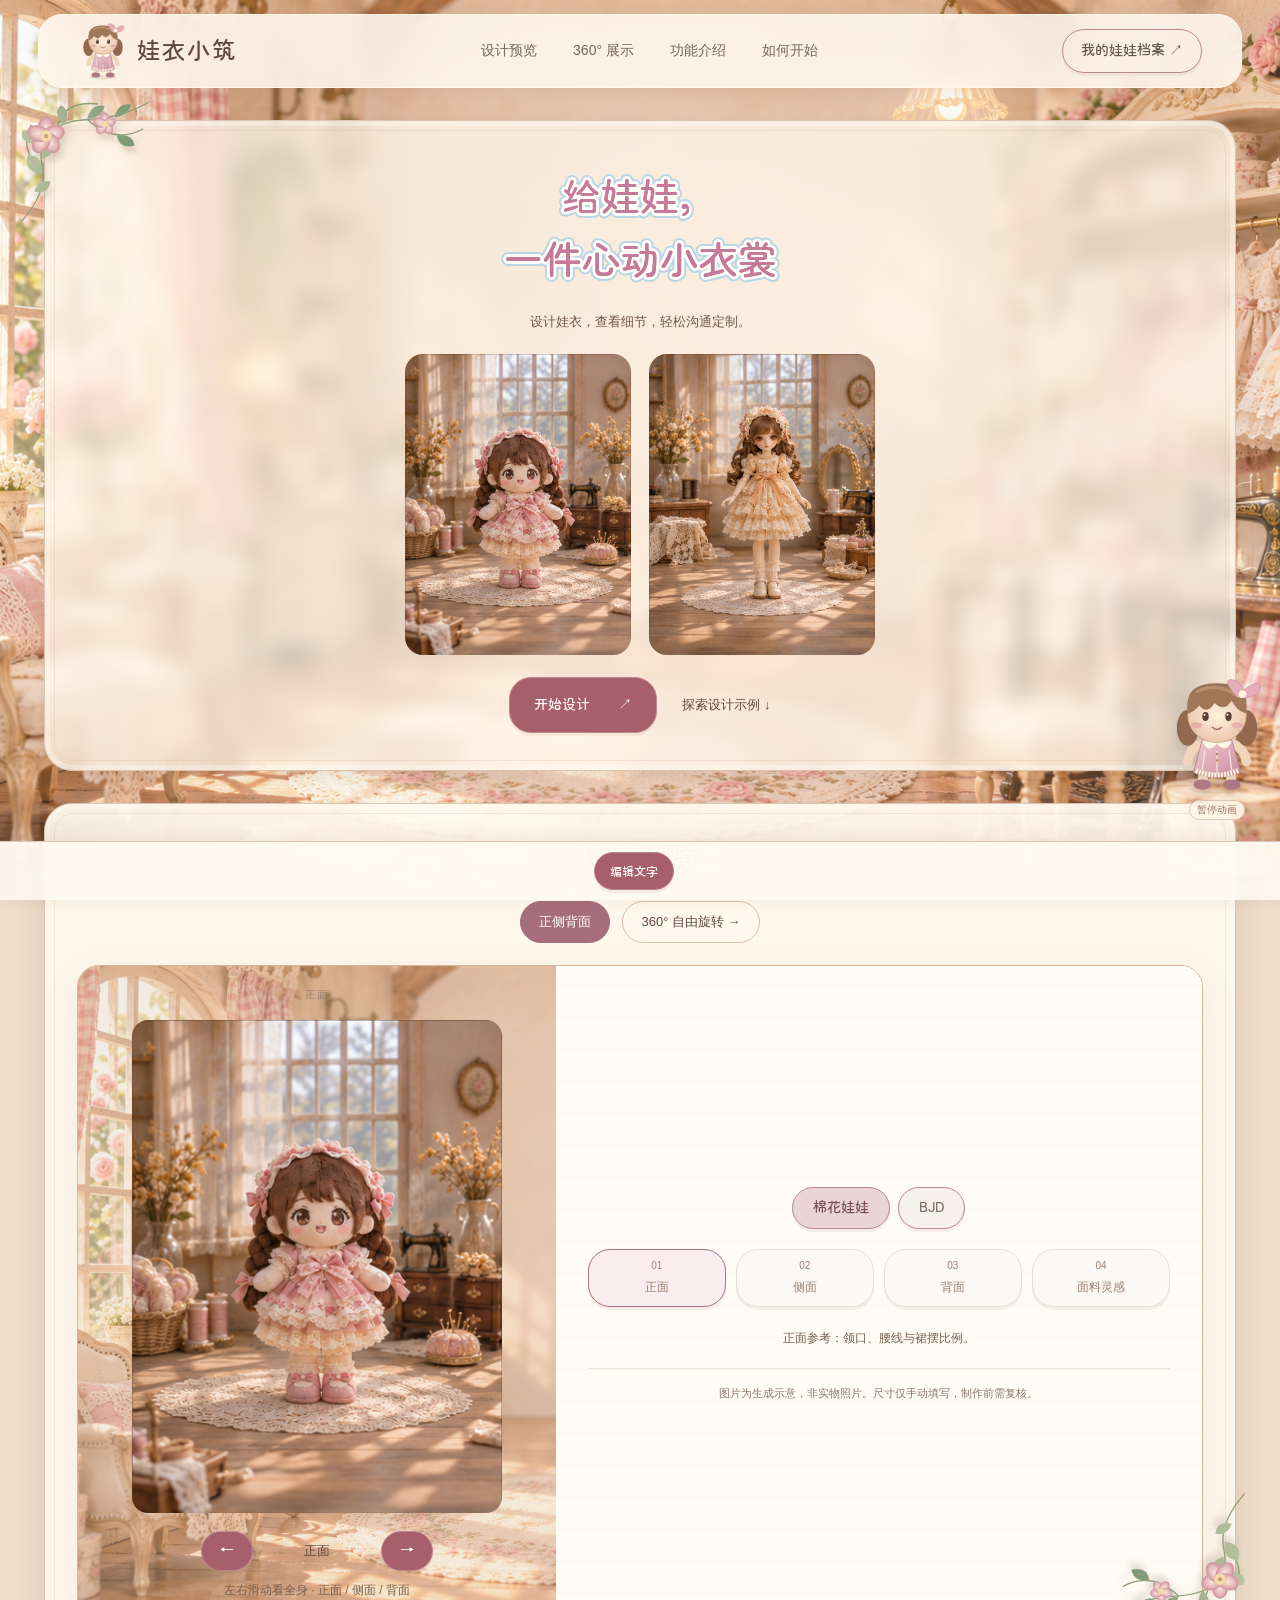
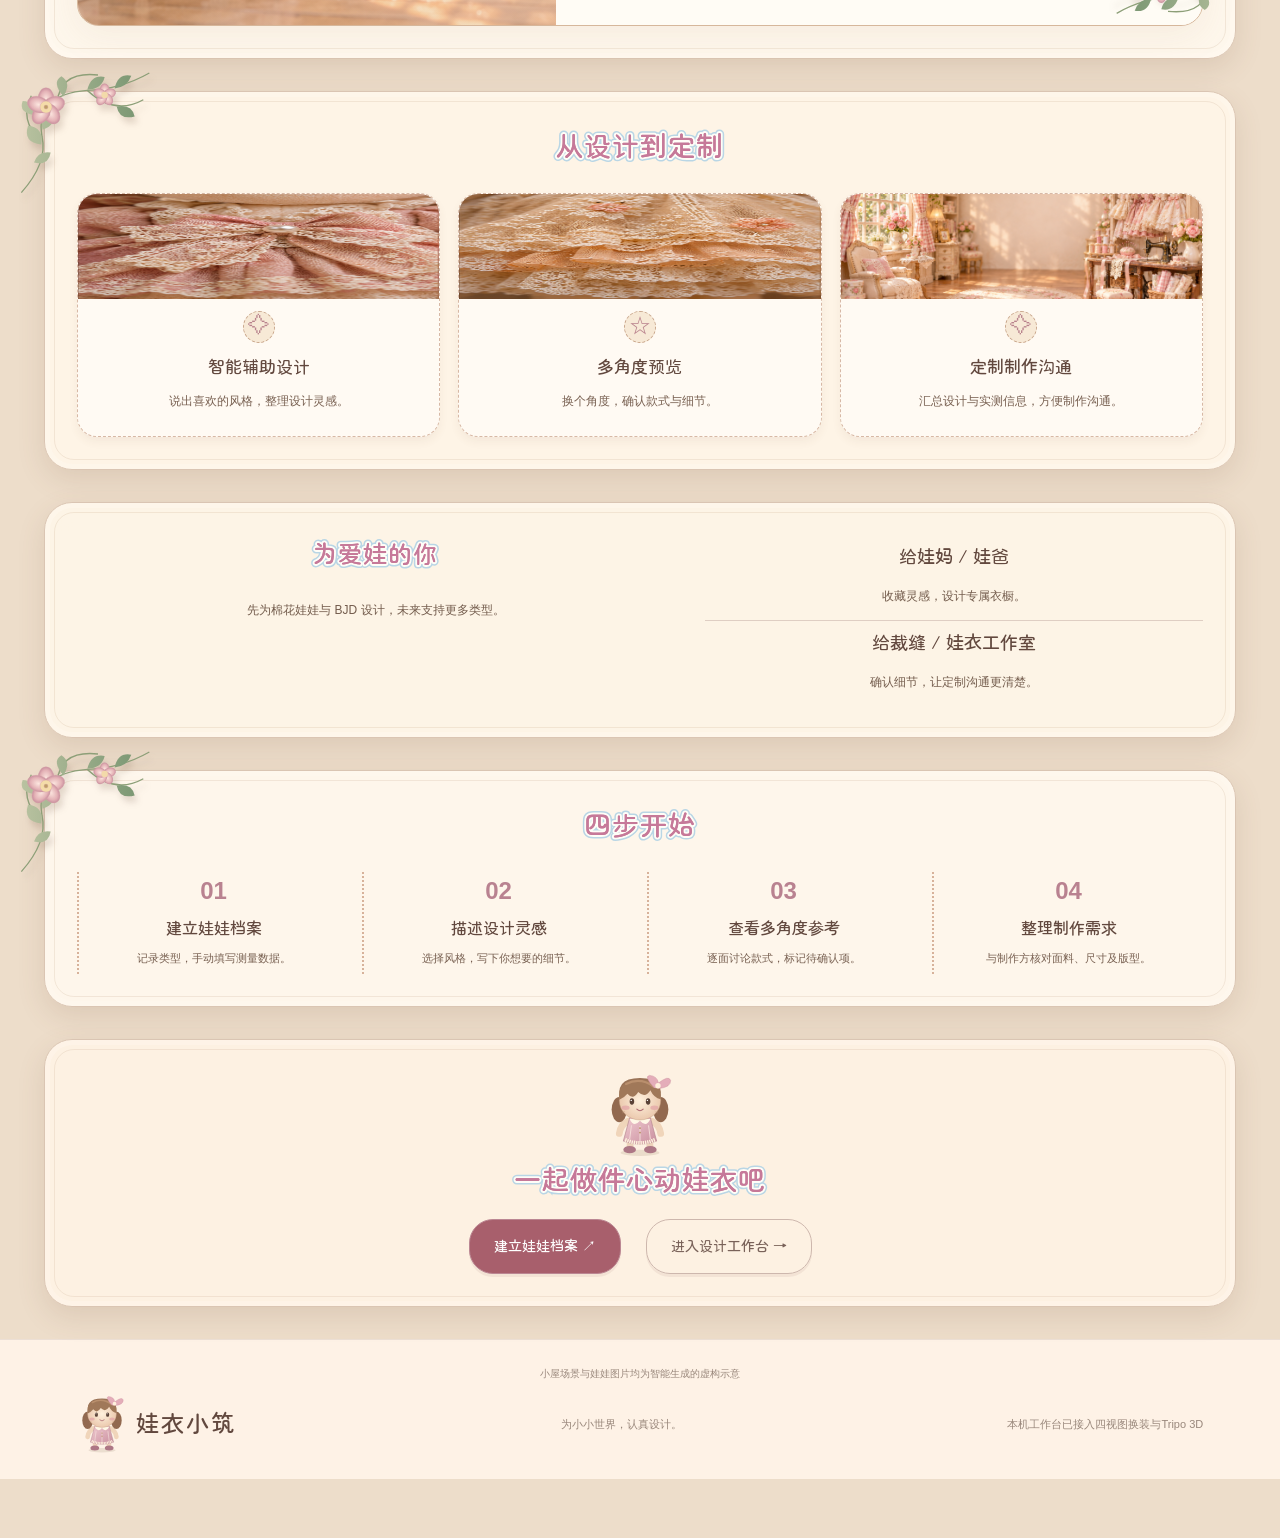
<file: dollfit/index.html>
<!doctype html><html lang="zh-CN"><head><meta charset="utf-8"><meta name="viewport" content="width=device-width,initial-scale=1"><title>娃衣小筑 · 为喜爱，量身想象</title><link rel="stylesheet" href="style.css?v=12"><link rel="stylesheet" href="font-fix.css"><link rel="stylesheet" href="notebook.css"><link rel="stylesheet" href="garden.css?v=1"></head><body><header><a class="brand" href="#"><img class="dragon" src="assets/companion.svg" alt="布偶女孩"> 娃衣小筑</a><nav><a href="#collection">设计预览</a><a href="viewer.html">360° 展示</a><a href="#values">功能介绍</a><a href="#steps">如何开始</a></nav><button class="small" onclick="openPanel('profile')">我的娃娃档案 ↗</button></header><main><section class="hero"><div class="intro"><span class="eyebrow">布偶的娃衣小屋 · 欢迎来做客</span><h1 class="outlined"><span class="edge outer" aria-hidden="true">给娃娃，<br>一件心动小衣裳</span><span class="edge inner" aria-hidden="true">给娃娃，<br>一件心动小衣裳</span><span class="ink">给娃娃，<br>一件心动小衣裳</span></h1><p>设计娃衣，查看细节，轻松沟通定制。</p><div class="actions"><button onclick="openPanel('studio')">开始设计 <b>↗</b></button><a href="#collection">探索设计示例 ↓</a></div><div class="inspiration"><span>奶油蕾丝</span><span>柔粉蝴蝶结</span><span>暖杏花边</span></div><div class="caption"><span class="dot"></span> 首批聚焦棉花娃娃与 BJD</div></div><div class="hero-art"><span class="art-label">奶油花园 · 娃衣灵感手记</span><div id="duo"></div><div class="floating">一份灵感，两种可爱。<small>棉花娃娃与BJD · 生成示意</small></div><span class="spark">✧</span></div></section><section id="collection"><div class="section-top"><div><span class="eyebrow">靠近一点，发现细节里的温柔</span><h2 class="outlined"><span class="edge outer" aria-hidden="true">娃衣预览</span><span class="edge inner" aria-hidden="true">娃衣预览</span><span class="ink">娃衣预览</span></h2></div><p>左右滑动，看看娃衣的不同角度。</p></div><div class="preview-pages"><span aria-current="page">正侧背面</span><a href="viewer.html">360° 自由旋转 →</a></div><div class="showcase"><div class="preview"><span id="view-title">正面</span><div id="doll" tabindex="0" role="region" aria-label="娃娃多视角展示，使用左右方向键或左右拖动切换"></div><div class="rotate-controls"><button id="prev-angle" aria-label="上一个视角">←</button><span id="angle-status" aria-live="polite">正面</span><button id="next-angle" aria-label="下一个视角">→</button></div><p class="drag-note">左右滑动看全身 · 正面 / 侧面 / 背面</p><small>图片参考 · 非连续旋转</small><small>概念展示 · 不代表实物尺寸或精确适配</small></div><div class="controls"><span class="eyebrow">温柔日常 · 奶油花园系列</span><h3>把柔软，穿在身上。</h3><p>奶油蕾丝，柔粉系带。滑动看看全身。</p><div class="seg" id="types"><button data-type="cotton" aria-pressed="true">棉花娃娃</button><button data-type="bjd" aria-pressed="false">BJD</button></div><div class="views" id="views"><button data-view="front" aria-pressed="true">01<span>正面</span></button><button data-view="side" aria-pressed="false">02<span>侧面</span></button><button data-view="back" aria-pressed="false">03<span>背面</span></button><button data-view="detail" aria-pressed="false">04<span>面料灵感</span></button></div><p id="view-copy" class="view-copy"></p><aside>图片为生成示意，非实物照片。尺寸仅手动填写，制作前需复核。</aside></div></div></section><section id="values"><div class="keeper"><img src="assets/companion.svg" alt="布偶店长"><div><b>布偶的手作留言</b><p>告诉布偶，你喜欢什么样的小衣裳？</p></div></div><span class="eyebrow">让灵感落在每一处细节</span><h2 class="outlined"><span class="edge outer" aria-hidden="true">从设计到定制</span><span class="edge inner" aria-hidden="true">从设计到定制</span><span class="ink">从设计到定制</span></h2><div class="values"><article><div class="swatch pink"></div><span>✧</span><h3>智能辅助设计</h3><p>说出喜欢的风格，整理设计灵感。</p></article><article><div class="swatch lace"></div><span>☆</span><h3>多角度预览</h3><p>换个角度，确认款式与细节。</p></article><article><div class="swatch room"></div><span>✧</span><h3>定制制作沟通</h3><p>汇总设计与实测信息，方便制作沟通。</p></article></div></section><section class="audience"><div><span class="eyebrow">陪伴每一个小小世界</span><h2 class="outlined"><span class="edge outer" aria-hidden="true">为爱娃的你</span><span class="edge inner" aria-hidden="true">为爱娃的你</span><span class="ink">为爱娃的你</span></h2><p>先为棉花娃娃与 BJD 设计，未来支持更多类型。</p><div class="tags"><span>棉花娃娃 · 首批重点</span><span>BJD · 首批重点</span><span>其他类型 · 未来扩展</span></div></div><div><article><h3>给娃妈 / 娃爸</h3><p>收藏灵感，设计专属衣橱。</p></article><article><h3>给裁缝 / 娃衣工作室</h3><p>确认细节，让定制沟通更清楚。</p></article></div></section><section id="steps"><span class="eyebrow">把喜欢，一步一步变成设计</span><h2 class="outlined"><span class="edge outer" aria-hidden="true">四步开始</span><span class="edge inner" aria-hidden="true">四步开始</span><span class="ink">四步开始</span></h2><div class="steps"><article><b>01</b><h3>建立娃娃档案</h3><p>记录类型，手动填写测量数据。</p></article><article><b>02</b><h3>描述设计灵感</h3><p>选择风格，写下你想要的细节。</p></article><article><b>03</b><h3>查看多角度参考</h3><p>逐面讨论款式，标记待确认项。</p></article><article><b>04</b><h3>整理制作需求</h3><p>与制作方核对面料、尺寸及版型。</p></article></div></section><section class="cta"><span>✦</span><h2 class="outlined"><span class="edge outer" aria-hidden="true">一起做件心动娃衣吧</span><span class="edge inner" aria-hidden="true">一起做件心动娃衣吧</span><span class="ink">一起做件心动娃衣吧</span></h2><p>从认识你的娃娃开始。</p><div class="actions"><button onclick="openPanel('profile')">建立娃娃档案 ↗</button><button class="secondary" onclick="openPanel('studio')">进入设计工作台 →</button></div></section></main><footer><small class="scene-credit">小屋场景与娃娃图片均为智能生成的虚构示意</small><a class="brand" href="#"><img class="dragon" src="assets/companion.svg" alt="布偶女孩"> 娃衣小筑</a><span>为小小世界，认真设计。</span><small>本机工作台已接入四视图换装与Tripo 3D</small></footer><dialog id="panel"><button class="close" aria-label="关闭">×</button><div id="panel-content"></div></dialog><div class="edit-bar"><button id="edit-toggle">编辑文字</button><button id="edit-save" hidden>保存修改</button><button id="edit-export" hidden>导出文案备份</button><span id="edit-status" role="status"></span></div><script src="app.js?v=12"></script><script src="notebook.js?v=2"></script><script src="companion.js?v=1"></script></body></html>
</file>
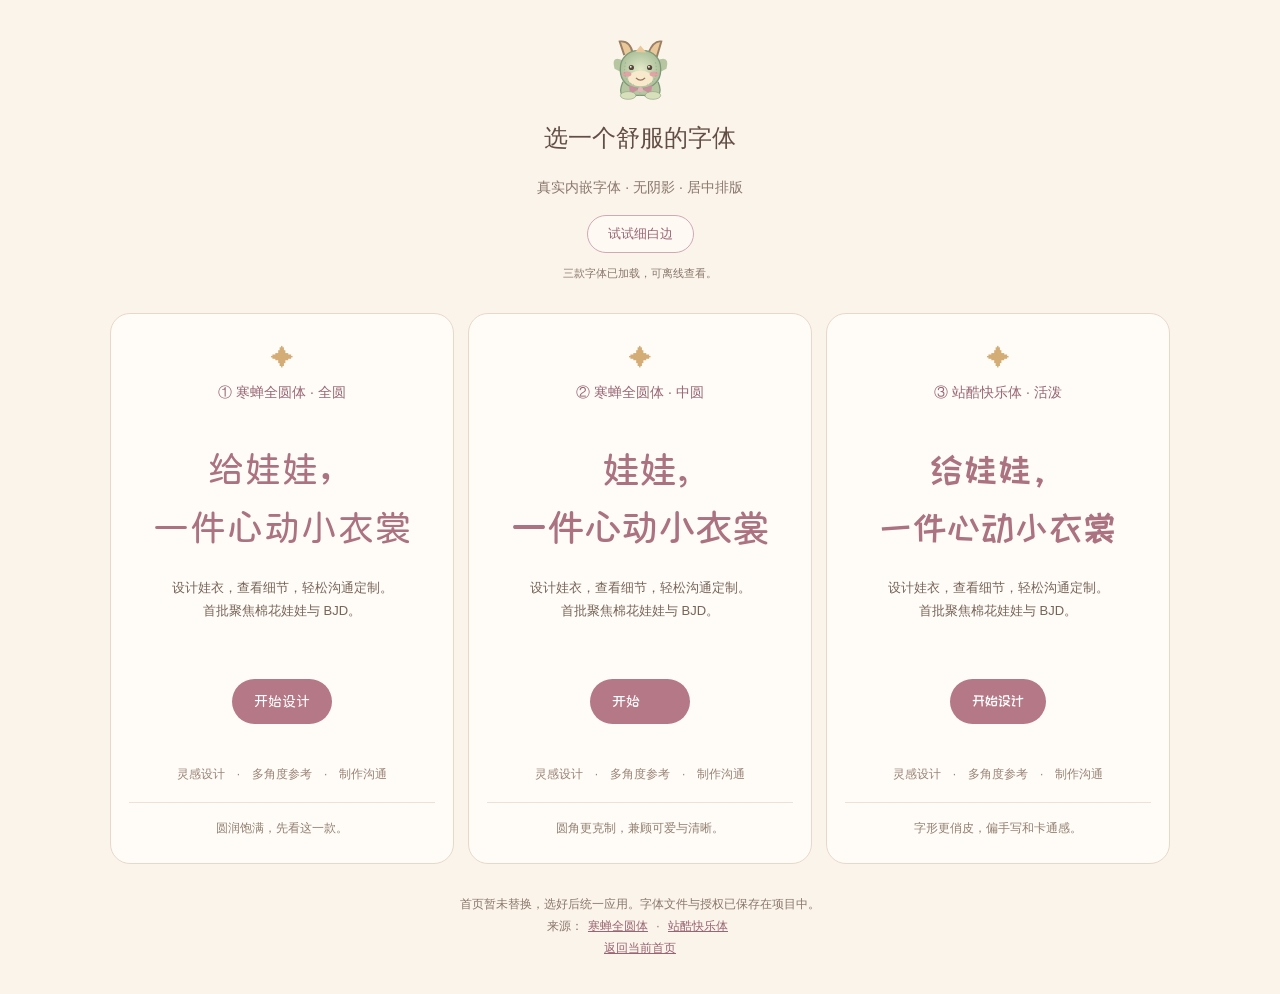
<file: dollfit/font-preview.html>
<!doctype html><html lang="zh-CN"><meta charset="utf-8"><meta name="viewport" content="width=device-width,initial-scale=1"><title>首页字体备选</title><style>*{box-sizing:border-box}body{margin:0;background:#fbf4ea;color:#624e45;font:14px/1.8 "Microsoft YaHei",sans-serif;text-align:center}main{max-width:1100px;margin:35px auto;padding:0 20px}h1{font-size:24px;font-weight:400}header p{color:#8a776b}.choices{display:grid;grid-template-columns:repeat(3,1fr);gap:18px;margin-top:30px}article{background:#fffcf7;border:1px solid #e8d8c9;border-radius:20px;padding:24px 18px}.label{color:#986676;font-size:15px}h2{font-size:30px;line-height:1.6;margin:36px 0 20px;font-weight:400;color:#ab7281;letter-spacing:1px}.one h2{font-family:"Microsoft YaHei"}.two h2{font-family:KaiTi,"楷体"}.three h2{font-family:FangSong,"仿宋"}.copy{font-size:13px;color:#776458;min-height:80px}.button{display:inline-block;background:#b47886;color:white;border-radius:24px;padding:10px 22px;margin:10px 0 24px}.note{border-top:1px solid #eee0d4;padding-top:15px;color:#927f70;font-size:12px}.mini{font-size:12px;margin:16px 0;color:#9a8376}a{color:#996473}footer{margin:30px 0;font-size:12px;color:#8a776b}@media(max-width:700px){.choices{grid-template-columns:1fr}h2{margin:20px 0}.copy{min-height:0}}@font-face{font-family:Round;src:url('assets/fonts/round.ttf')}@font-face{font-family:RoundM;src:url('assets/fonts/round-m.ttf')}@font-face{font-family:Happy;src:url('assets/fonts/happy.ttf')}.one h2,.one .button{font-family:Round}.two h2,.two .button{font-family:RoundM}.three h2,.three .button{font-family:Happy}h2{font-size:36px;font-synthesis:none}.outline h2{-webkit-text-stroke:3px #fff;paint-order:stroke fill}button{border:1px solid #d1a9b5;border-radius:20px;padding:9px 20px;background:#fff9f3;color:#976474;cursor:pointer}#status{font-size:11px}header:before{content:"";display:block;background:url('assets/dragon.svg') center/contain no-repeat;height:65px}article:before{content:"✦";display:block;color:#d4ad76;font-size:23px}.label{font-size:14px}.choices{gap:14px}a{margin:0 5px}</style><main><header><h1>选一个舒服的字体</h1><p>真实内嵌字体 · 无阴影 · 居中排版</p><button id="toggle" type="button" aria-pressed="false">试试细白边</button><p id="status" role="status">正在加载字体…</p></header><div class="choices"><article class="one"><div class="label">① 寒蝉全圆体 · 全圆</div><h2>给娃娃，<br>一件心动小衣裳</h2><p class="copy">设计娃衣，查看细节，轻松沟通定制。<br>首批聚焦棉花娃娃与 BJD。</p><span class="button">开始设计</span><div class="mini">灵感设计　·　多角度参考　·　制作沟通</div><div class="note">圆润饱满，先看这一款。</div></article><article class="two"><div class="label">② 寒蝉全圆体 · 中圆</div><h2>给娃娃，<br>一件心动小衣裳</h2><p class="copy">设计娃衣，查看细节，轻松沟通定制。<br>首批聚焦棉花娃娃与 BJD。</p><span class="button">开始设计</span><div class="mini">灵感设计　·　多角度参考　·　制作沟通</div><div class="note">圆角更克制，兼顾可爱与清晰。</div></article><article class="three"><div class="label">③ 站酷快乐体 · 活泼</div><h2>给娃娃，<br>一件心动小衣裳</h2><p class="copy">设计娃衣，查看细节，轻松沟通定制。<br>首批聚焦棉花娃娃与 BJD。</p><span class="button">开始设计</span><div class="mini">灵感设计　·　多角度参考　·　制作沟通</div><div class="note">字形更俏皮，偏手写和卡通感。</div></article></div><footer>首页暂未替换，选好后统一应用。字体文件与授权已保存在项目中。<br>来源：<a href="https://github.com/Warren2060/ChillRound">寒蝉全圆体</a> · <a href="https://github.com/googlefonts/zcool-kuaile">站酷快乐体</a><br><a href="index.html">返回当前首页</a></footer></main></html><script>document.querySelector('#toggle').onclick=function(){let on=document.body.classList.toggle('outline');this.setAttribute('aria-pressed',on);this.textContent=on?'恢复纯色字':'试试细白边'};Promise.all(['Round','RoundM','Happy'].map(f=>document.fonts.load('36px '+f,'娃衣定制'))).then(()=>{document.querySelector('#status').textContent='三款字体已加载，可离线查看。'}).catch(()=>{document.querySelector('#status').textContent='字体未完全加载，请刷新后再比较。'})</script>
</file>
<file: dollfit/style.css>
*{box-sizing:border-box}html{scroll-behavior:smooth;scroll-padding-top:90px}body{margin:0;background:#fffcf7;color:#51413d;font-family:"Microsoft YaHei",sans-serif;font-size:14px;line-height:1.85}button,a{-webkit-tap-highlight-color:transparent}a{color:inherit;text-decoration:none}button{font:inherit;cursor:pointer;border:0;background:#a85f6c;color:white;padding:14px 24px;border-radius:8px}button:hover{filter:brightness(.95)}button:focus-visible,a:focus-visible{outline:3px solid #9f6e42;outline-offset:4px}header{height:90px;display:flex;align-items:center;justify-content:space-between;border-bottom:1px solid #eee5dd;padding:0 6%;background:#fffcf7}.brand{font-family:Georgia,serif;font-size:27px;font-weight:bold}.brand i{font:11px sans-serif;background:#f1dfdf;border-radius:5px;padding:4px;color:#88545d}nav{display:flex;gap:36px;color:#74665d}.small{background:transparent;border:1px solid #ddc9c3;color:#66534e;padding:8px 18px}main{max-width:1360px;margin:auto}section{margin:0 6%;padding:75px 0}.hero{display:grid;grid-template-columns:1fr 1fr;align-items:center;gap:35px;padding:55px 0 70px}.eyebrow{font:10px sans-serif;letter-spacing:2.4px;color:#997568}h1{font-family:Georgia,"SimSun",serif;font-size:clamp(34px,3.8vw,57px);line-height:1.45;font-weight:500;letter-spacing:2px;margin:23px 0}h1 span{color:#ad6c77}p{color:#83746c}h2{font-family:"SimSun",serif;font-size:30px;font-weight:500;line-height:1.5;margin:15px 0 24px}h3{font-size:18px;font-weight:500}.actions{display:flex;align-items:center;gap:25px;margin:30px 0}.actions a{font-size:13px}.actions b{margin-left:24px}.caption{font-size:11px;color:#92847b}.dot{display:inline-block;width:6px;height:6px;background:#9da58b;border-radius:50%;margin-right:6px}.hero-art{position:relative;background:#f3e8de;border-radius:48% 48% 15px 15px;min-height:460px;padding-top:45px}.art-label{display:block;text-align:center;font:9px sans-serif;letter-spacing:2px;color:#9d8878}#duo{display:flex;align-items:end;padding:20px 24px}#duo svg{width:54%;height:315px}#duo svg+svg{margin-left:-6%}.floating{position:absolute;bottom:24px;left:28px;background:#fffcf4eb;padding:12px 22px;border-radius:8px;font-family:serif;box-shadow:0 8px 35px #b3977920}.floating small{display:block;font:9px sans-serif;color:#9b8477;margin-top:6px}.spark{position:absolute;right:28px;top:100px;font-size:50px;color:#b99577}.section-top{display:flex;justify-content:space-between;align-items:center}.section-top p{font-size:12px}.showcase{display:grid;grid-template-columns:1fr 1fr;background:#fff;border:1px solid #eee3d9;border-radius:16px;overflow:hidden}.preview{background:#f5eee7;position:relative;display:flex;flex-direction:column;align-items:center;padding:25px}.preview>span{align-self:start;font:10px sans-serif;letter-spacing:2px;color:#968174}#doll svg{height:320px;width:100%;max-width:350px}.preview small{font-size:10px;color:#928176}.controls{padding:35px 40px}.controls h3{font-family:serif;font-size:26px;margin:15px 0}.controls p{font-size:12px}.seg{display:flex;gap:8px}.seg button{padding:7px 20px;background:#f7f1ec;color:#796861}.seg button[aria-pressed=true]{background:#ead4d6;color:#784c57}.views{display:flex;gap:10px;margin:22px 0}.views button{flex:1;background:#fcf8f3;color:#9d8173;border:1px solid #e9ded5;padding:10px;font:10px sans-serif}.views span{display:block;font:12px sans-serif;margin-top:8px}.views button[aria-pressed=true]{border-color:#ae7181;background:#f9edef}aside{font-size:10px;line-height:1.8;color:#8b776b;border-top:1px solid #eee4dc;padding-top:15px}.values,.steps{display:grid;grid-template-columns:repeat(3,1fr);gap:45px}.values article{border-top:1px solid #e7d9d0;padding-top:28px}.values article>span{font-size:30px;color:#b9838d}.values p{font-size:13px}.values small{font-size:11px;color:#a17a70}.audience{background:#f4e9e2;margin:25px 0;padding:55px 6%;display:grid;grid-template-columns:1.2fr 1fr;gap:65px}.audience p{font-size:12px}.audience article+article{border-top:1px solid #dfcec3;margin-top:22px}.tags{display:flex;flex-wrap:wrap;gap:8px}.tags span{font-size:10px;border:1px solid #ddcabe;padding:4px 10px;border-radius:20px}.steps{grid-template-columns:repeat(4,1fr);gap:20px}.steps b{font:italic 36px Georgia;color:#cdaaa0}.steps p{font-size:12px}.steps h3{font-size:16px}.cta{text-align:center;border-top:1px solid #ecdfd5;padding:45px 0 65px}.cta>span{font-size:36px;color:#b57e89}.cta p{font-size:13px}.cta .actions{justify-content:center}.secondary{background:transparent;border:1px solid #cdb7ad;color:#796259}footer{border-top:1px solid #ecdfd5;padding:25px 6%;display:flex;align-items:center;justify-content:space-between}footer span,footer small{font-size:11px;color:#99877b}dialog{border:1px solid #e4d5ca;border-radius:20px;padding:38px;width:min(520px,92vw);background:#fffcf7;color:#51413d}dialog::backdrop{background:#44342f66;backdrop-filter:blur(4px)}.close{position:absolute;right:12px;top:10px;background:none;color:#66534e;font-size:25px;padding:0 8px}label{display:block;margin:13px 0;font-size:12px}input,select,textarea{display:block;width:100%;padding:10px;border:1px solid #d9c9be;border-radius:6px;background:white;font:inherit;color:#51413d}textarea{min-height:90px}#result{white-space:pre-wrap;font-size:12px}#panel-content p{font-size:12px}@media(max-width:760px){header{height:75px;padding:0 5%}nav{display:none}.brand{font-size:23px}.small{font-size:11px}.hero,.showcase,.audience{grid-template-columns:1fr}.hero{padding-top:30px}.hero-art{min-height:390px}#duo svg{height:280px}section{padding:45px 0}.section-top{display:block}h2{font-size:25px}.values{grid-template-columns:1fr;gap:25px}.steps{grid-template-columns:1fr 1fr}.controls{padding:25px}.audience{gap:15px;padding:35px 6%}footer{flex-wrap:wrap;gap:15px}footer small{width:100%}.actions{gap:12px}.actions button{padding:12px 15px;font-size:12px}}@media(prefers-reduced-motion:reduce){html{scroll-behavior:auto}}
/* 温暖的手作相册 */
body{background-color:#fff9f0;background-image:radial-gradient(#bc998215 .7px,transparent .7px);background-size:7px 7px}header{background:#fff9f0}.brand{display:flex;align-items:center;font-family:"Microsoft YaHei",sans-serif;font-size:23px;letter-spacing:2px}.dragon{width:49px;height:49px;margin-right:9px}section{padding-top:50px;padding-bottom:50px}.hero{gap:35px;padding-top:35px;padding-bottom:45px}h1{font-weight:600;font-size:clamp(34px,3.5vw,51px)}.hero-art{border-radius:110px 110px 20px 20px;background:#eeddcc;box-shadow:0 15px 40px #9c755f20;border:8px solid #fffdf7;min-height:470px;padding-top:25px}.art-label{font-size:11px;letter-spacing:3px}#duo{padding:20px 17px 58px;gap:12px;align-items:center} .photo{background-image:url('assets/dolls.png');background-size:400% 200%;background-repeat:no-repeat;aspect-ratio:3/4}#duo .photo{width:50%;border:6px solid #fffaf1;box-shadow:0 7px 15px #63432c30;border-radius:90px 90px 8px 8px;transform:rotate(-4deg)}#duo .photo+ .photo{transform:rotate(5deg);margin-top:25px}.floating{bottom:14px;left:22px;border:1px solid #e5ccba}.spark{top:18px;right:20px;font-size:32px}.inspiration{display:flex;gap:9px;margin:18px 0}.inspiration span{font-size:11px;border:1px solid #e7cfc0;padding:4px 12px;border-radius:20px;background:#f5e6dc}.inspiration span:nth-child(2){background:#f2dce0}.inspiration span:nth-child(3){background:#f2e4cb}.ribbon{margin:0 6%;padding:15px;text-align:center;border-top:1px dashed #d7b8a3;border-bottom:1px dashed #d7b8a3;color:#98745e;font-size:12px;letter-spacing:2px}.ribbon span{margin:0 20px}.showcase{box-shadow:0 9px 35px #af87651a}.preview{background:#efdfce;padding:20px;justify-content:center}#doll{width:100%;max-width:290px;margin:12px auto}#doll .photo{width:100%;border:7px solid #fffaf4;box-shadow:0 9px 25px #82634f25}.preview small{color:#775d4c}.controls{background:#fffcf7}.values{gap:20px}.values article{background:#f4e7df;border:1px solid #e9d7c8;border-radius:18px;padding:25px}.values article:nth-child(2){background:#f3e2e2}.values article:nth-child(3){background:#efeadb}.values article>span{display:inline-flex;border-radius:50%;background:#fffaf1;width:48px;height:48px;align-items:center;justify-content:center}.audience{border-top:1px solid #e4cbb8;border-bottom:1px solid #e4cbb8;background:#f0dfce}.steps article{background:#fffdf8;border:1px dashed #d8b9a2;border-radius:14px;padding:20px}.steps{gap:14px}.cta{background:radial-gradient(ellipse,#f1dad6,transparent 70%);margin-top:15px}.cta>span{display:block;background:url('assets/dragon.svg') center/contain no-repeat;height:68px;font-size:0}.eyebrow{letter-spacing:2px;font-size:11px;color:#a07860}footer{background:#f2e6d8}@media(max-width:760px){.hero-art{min-height:0}.ribbon{font-size:10px;letter-spacing:0}.ribbon span{margin:0 5px}.steps article{padding:14px}.brand{font-size:18px}.dragon{width:36px;height:36px}.floating{font-size:12px}.hero-art .photo{min-height:200px}}

/* 场景式小屋：连续的空间，而非分屏介绍 */
body{background:#edddca url('assets/atelier.png') center top/cover fixed no-repeat;color:#62483e}body:before{content:"";position:fixed;inset:0;background:#fff5e62b;pointer-events:none;z-index:-1}header{position:relative;z-index:2;margin:14px 3% 0;border:1px solid #fff8e8;border-radius:24px;background:#fff9f0de;backdrop-filter:blur(14px);height:74px;box-shadow:0 5px 20px #86604720;padding:0 3%}main{max-width:1400px}.hero{margin:0;padding:40px 6% 46px;min-height:630px;gap:32px;background:linear-gradient(90deg,#fff6e7a8,transparent 85%)}.intro{background:#fff8edb8;backdrop-filter:blur(9px);padding:28px;border:1px solid #fff9ee;border-radius:38px 38px 38px 8px;box-shadow:0 12px 30px #7f56351c;position:relative}.intro:before{content:"✿";position:absolute;right:20px;top:-25px;color:#c98193;font-size:45px;text-shadow:2px 3px white}h1,h2,.brand{font-family:"幼圆","YouYuan","Microsoft YaHei",sans-serif;font-weight:900}h1{font-size:clamp(33px,3.2vw,48px);letter-spacing:1px;line-height:1.55;color:#855b4a;paint-order:stroke fill;-webkit-text-stroke:7px #fffaf0;filter:drop-shadow(0 3px 0 #d9b6a1)}h1 span{display:inline-block;color:#c37894;-webkit-text-stroke:7px #fffaf0}h2{font-size:28px;color:#a66a7c;paint-order:stroke fill;-webkit-text-stroke:5px #fffaf0;text-shadow:0 3px #ddbdab;letter-spacing:1px}h3{font-family:"幼圆","YouYuan","Microsoft YaHei",sans-serif;font-weight:700}.intro p{color:#71584a;font-size:13px}.hero-art{background:#fff3df9c;backdrop-filter:blur(4px);border:2px solid #fffaf0;min-height:0;border-radius:120px 120px 24px 24px;box-shadow:0 15px 30px #62422e33;transform:rotate(2deg)}#duo{padding-bottom:72px}.hero-art .photo{min-height:295px}.floating{font-family:inherit;font-weight:600}.ribbon{background:#fff8e9eb;margin:0 5%;border:1px dashed #caa78f;border-radius:20px 20px 0 0;box-shadow:0 5px 10px #805c3020}#collection{margin:0 5%;padding:26px 28px 30px;background:#fff9efed;border-radius:0 0 25px 25px;box-shadow:0 12px 24px #76523425}.section-top h2{margin:10px 0 16px}.section-top p{color:#795f50}.showcase{border-radius:22px;grid-template-columns:.85fr 1.15fr;border:1px solid #d6b79b;background:#fffcf5}.preview{background:linear-gradient(#e7d3bd66,#e7d3bd66),url('assets/atelier.png') 10% center/cover}.controls{background:repeating-linear-gradient(0deg,#fffcf5 0px,#fffcf5 31px,#e3d3bd40 32px);padding:24px 32px}#doll{max-width:260px}.keeper{display:flex;align-items:center;gap:20px;margin-bottom:18px}.keeper img{height:100px;transform:rotate(-8deg)}.keeper b{color:#a26978;font-size:16px}.keeper p{margin:5px 0;font-size:12px;color:#71564b}#values{margin:30px 6%;padding:24px 26px;background:#fff7eae8;border-radius:7px 28px 28px 28px;box-shadow:0 10px 24px #77513225;position:relative}#values:before{content:"";width:100px;height:25px;position:absolute;top:-10px;left:40%;transform:rotate(-4deg);background:#d4b29f80}.values{gap:18px}.values article{padding:0 17px 16px;background:#fffaf3!important;border-radius:8px;box-shadow:0 5px 9px #7f583e12;overflow:hidden}.swatch{height:105px;margin:0 -17px 12px;background-image:url('assets/dolls.png');background-size:400% 200%}.swatch.pink{background-position:100% 0}.swatch.lace{background-position:100% 100%}.swatch.room{background:url('assets/atelier.png') 80% 65%/cover}.values article>span{float:right;width:32px;height:32px;font-size:22px;background:#f4e4d6}.values h3{font-size:16px;margin:10px 0}.values p{font-size:12px;margin:8px 0}.audience{margin:25px 6%;padding:25px 30px;background:#fff7eadf;backdrop-filter:blur(12px);border-radius:24px;gap:30px;box-shadow:0 10px 24px #77513220}.audience h2{font-size:25px}.audience h3{margin:5px 0}.audience article+article{margin-top:12px}.audience p{color:#735c4d}#steps{background:#fff9efe8;margin:25px 6%;padding:25px 30px;border-radius:24px;box-shadow:0 10px 24px #77513220}.steps article{background:transparent;border:0;border-radius:0;border-left:2px dotted #d7b29a;padding:5px 15px}.steps b{font-family:inherit;font-size:24px;font-weight:bold;color:#b98290}.steps h3{margin:6px 0}.steps p{margin:0}.cta{margin:24px 6%;padding:25px;background:#fff4e6dd;backdrop-filter:blur(12px);border-radius:100px 100px 24px 24px}.cta h2{margin:4px 0}.cta .actions{margin:16px 0 0}footer{background:#fff5e9e8;flex-wrap:wrap;gap:10px}.scene-credit{width:100%;text-align:center;font-size:10px}button{border-radius:22px;box-shadow:0 3px 0 #89534620}p{color:#786051}@media(max-width:760px){body{background-attachment:scroll;background-size:auto 100vh;background-repeat:repeat-y}.hero{padding:25px 5%;gap:22px;min-height:0}.intro{padding:22px}.hero-art{margin:0 12px}.hero-art .photo{min-height:230px}.ribbon{font-size:9px}#collection{padding:20px 16px}.controls{padding:20px}.keeper{gap:10px}.keeper img{height:70px}#values,.audience,#steps{margin:22px 5%;padding:22px 18px}.values{grid-template-columns:1fr}.values article{position:relative;padding:12px 14px 12px 120px;min-height:145px}.swatch{position:absolute;left:17px;top:0;width:105px;height:100%;margin:0 0 0 -17px}.values article>span{display:none}h2{font-size:24px}.steps{gap:15px}.cta{border-radius:35px;padding:22px 14px}.cta h2{font-size:22px}.keeper p{font-size:11px}}

/* 用户选定：寒蝉中圆，白色内边与浅蓝外边 */
@font-face{font-family:DollRound;src:url('assets/fonts/round-m.ttf') format('truetype');font-display:swap}
h1,h2,h3,.brand,button{font-family:DollRound,"Microsoft YaHei",sans-serif;font-weight:400;font-synthesis:none}
h1,h2{filter:none;text-shadow:none;-webkit-text-stroke:0;paint-order:normal;color:#c67999;letter-spacing:1px}
.outlined{display:grid;justify-items:center;isolation:isolate;line-height:1.65}.outlined>span{grid-area:1/1;width:100%;font:inherit;letter-spacing:inherit;color:inherit;text-shadow:none;filter:none;margin:0}
.outlined>.outer{-webkit-text-stroke:10px #b9d6e5;paint-order:stroke fill;z-index:0}.outlined>.inner{-webkit-text-stroke:6px #fffdf7;paint-order:stroke fill;z-index:1}.outlined>.ink{-webkit-text-stroke:0;z-index:2}
h2.outlined>.outer{-webkit-text-stroke:7px #b9d6e5}h2.outlined>.inner{-webkit-text-stroke:4px #fffdf7}
main{text-align:center}.intro{padding:28px 20px}.intro:before{content:"✦"}.hero h1{font-size:clamp(30px,3vw,45px)}.actions,.inspiration,.seg,.tags,.keeper{justify-content:center}.section-top{display:block}.section-top p{margin:8px 0 18px}.keeper{text-align:center}.preview>span{align-self:center}.values article>span{float:none;margin:auto}.values h3{margin:8px 0}.eyebrow{letter-spacing:1px}.steps p{line-height:1.8}.audience h2{font-size:24px}aside{font-size:11px}.brand{text-shadow:none}.hero-art{transform:none}.cta>span{font-size:0}dialog{text-align:center}dialog label{text-align:left}h2{font-size:27px}
@media(max-width:760px){.hero h1{font-size:32px}.outlined>.outer{-webkit-text-stroke:8px #b9d6e5}.outlined>.inner{-webkit-text-stroke:5px #fffdf7}h2{font-size:23px}.keeper{flex-direction:column;gap:0}.keeper img{height:65px}.values article{display:flex;flex-direction:column;justify-content:center}.values article>span{display:none}.actions{flex-wrap:wrap}}

/* 完整画幅展示，图片上不叠加文字 */
#duo{align-items:center;padding:18px;gap:12px}#duo .photo,#duo .photo+.photo{width:calc(50% - 6px);min-height:0;height:auto;aspect-ratio:3/4;transform:none;margin:0;border-radius:8px;border:0;box-shadow:none}.hero-art{padding:22px 16px 16px;border-radius:35px}.floating{position:static;margin:0 0 6px;box-shadow:none}.spark{display:none}
#doll{width:min(100%,330px);max-width:330px;cursor:grab;touch-action:pan-y;user-select:none;margin:14px auto}#doll:active{cursor:grabbing}#doll .photo{width:100%;height:auto;min-height:0;aspect-ratio:3/4;border:0;box-shadow:none;border-radius:6px}.preview{padding:22px}.rotate-controls{display:flex;align-items:center;justify-content:center;gap:24px}.rotate-controls button{padding:6px 18px}.rotate-controls span{min-width:80px;font-size:13px}.drag-note{margin:8px 0 2px;font-size:12px}.preview>small{display:block;margin:4px 0}.edit-bar{position:sticky;bottom:0;z-index:10;padding:10px 18px;background:#fffaf2f5;border-top:1px solid #dbc6b6;display:flex;gap:12px;align-items:center;justify-content:center;flex-wrap:wrap;box-shadow:0 -3px 18px #5a382518}.edit-bar button{padding:7px 15px;font-size:12px}.edit-bar [hidden]{display:none}.edit-bar span{font-size:11px;color:#77594a}.editing [contenteditable=true]{outline:2px dashed #bd8299;outline-offset:5px;cursor:text;min-height:1em}.outlined span{white-space:pre-line}.editing .outlined>.edge{pointer-events:none}

#doll{padding:12px;background:#fff9ef;border-radius:12px}#duo{align-items:center}#duo .photo{flex-shrink:0}

/* 展示留白：为头饰、裙摆与鞋子保留空间 */
#doll{width:min(100%,370px);max-width:370px;padding:40px 28px 30px;background:#fff9ef;border:1px solid #eadbca;border-radius:18px;margin:18px auto;box-sizing:border-box}
#duo{padding:36px 25px 30px;gap:24px;background:#fff9ef;border:1px solid #eadbca;border-radius:18px;margin:18px 0;box-sizing:border-box}
#duo .photo,#duo .photo+.photo{width:calc(50% - 12px)}
@media(max-width:760px){#doll{padding:34px 23px 26px}#duo{padding:32px 20px 26px;gap:18px}#duo .photo,#duo .photo+.photo{width:calc(50% - 9px)}}

/* 延续场景，不使用白色衬框 */
#doll{padding:32px 25px 28px;background:linear-gradient(#f5e4d224,#f5e4d224),url('assets/atelier.png') center/cover;border:0;box-shadow:none;border-radius:16px;overflow:hidden}#duo{background:linear-gradient(#f6e3ce20,#f6e3ce20),url('assets/atelier.png') center/cover;border:0}.model-tools{display:flex;gap:7px;flex-wrap:wrap;justify-content:center;margin-top:12px}.model-tools button{font-size:11px;padding:6px 10px}#doll.model-stage{padding:0;width:100%;max-width:430px;background:linear-gradient(#fff2df65,#fff2df40),url('assets/atelier.png') center/cover}#doll canvas{display:block;touch-action:none;cursor:grab}#doll canvas:active{cursor:grabbing}

.photo,.swatch:not(.room){background-image:url('assets/dolls-spacious.png')}#doll:not(.model-stage){padding:0;background:none;border:0}#duo{padding:0;background:none;border:0}#duo .photo{border-radius:10px}

/* 精简文案：隐藏重复介绍，保留核心内容及必要说明。保留节点以兼容已保存文案。 */
main .eyebrow,.inspiration,.hero-art .art-label,.hero-art .floating,.section-top>p,.controls>h3,.controls>p:not(#view-copy),.keeper,.audience .tags,.cta>p,.preview>small{display:none}
.hero-art{padding-top:16px}.section-top h2{margin:0 0 20px}.controls{display:flex;flex-direction:column;justify-content:center;gap:12px}.controls .views{margin:8px 0}.controls aside{margin-top:5px}.controls #view-copy{margin:0;min-height:2em}.values h3{font-size:17px}#values>h2{margin-top:0}.audience h2{margin-top:0}#steps>h2{margin-top:0}.steps p{font-size:11px}.cta h2{margin:0 0 16px}.hero-art #duo{margin-top:0;margin-bottom:0}

.hero{display:block;padding-top:30px;padding-bottom:35px;min-height:0}.hero .intro{max-width:630px;margin:0}.hero .intro h1{margin:12px 0 18px}.hero .hero-art{margin:20px auto 0;padding:0;background:none;border:0;box-shadow:none;backdrop-filter:none;width:min(100%,430px)}.hero .hero-art #duo{gap:18px}.hero #duo .photo{width:calc(50% - 9px);border-radius:18px}.hero .caption{display:none!important}.hero .actions{margin:22px 0 5px}.preview-pages{display:flex;justify-content:center;gap:12px;margin:0 0 22px;font-size:13px}.preview-pages>*{padding:8px 18px;border:1px solid #d9bdaf;border-radius:22px;background:#fff8ee}.preview-pages [aria-current]{background:#a66d7c;color:#fff;border-color:#a66d7c}@media(max-width:760px){.hero .intro{max-width:none}.hero .hero-art{margin:18px auto 0}.hero h1{font-size:30px}.preview-pages>*{padding:8px 12px}}
</file>
<file: dollfit/font-fix.css>
@font-face{font-family:DollRoundFixed;src:url('assets/fonts/round.ttf');font-display:swap;unicode-range:U+20-7E,U+A0-17F,U+18F,U+192,U+197,U+1A0-1A1,U+1AF-1B0,U+1C4-1DC,U+1DE-1E1,U+1E6-1E8,U+1EA-1EB,U+1F4-1F5,U+1F8-21B,U+21E-21F,U+226-227,U+22A-233,U+237,U+244,U+254,U+259,U+25B,U+268,U+289,U+2BB-2BC,U+2BE-2BF,U+2C6-2CD,U+2D8-2DD,U+300-304,U+306-30D,U+30F,U+311-312,U+31B,U+323-324,U+326-328,U+32E,U+331,U+335,U+358,U+35D,U+361,U+391-3A1,U+3A3-3A9,U+3B1-3C1,U+3C3-3C9,U+401,U+405-406,U+408,U+410-44F,U+451,U+455-456,U+458,U+5B0-5B9,U+5BB-5BC,U+5BE,U+5C1-5C2,U+5D0-5EA,U+5F3-5F4,U+1D25,U+1D3A,U+1E08-1E09,U+1E0C-1E0F,U+1E14-1E17,U+1E1C-1E1D,U+1E20-1E21,U+1E24-1E25,U+1E2A-1E2B,U+1E2E-1E2F,U+1E36-1E37,U+1E3A-1E3B,U+1E3E-1E3F,U+1E42-1E49,U+1E4C-1E53,U+1E5A-1E5B,U+1E5E-1E69,U+1E6C-1E6F,U+1E72-1E73,U+1E78-1E7B,U+1E80-1E85,U+1E8E-1E8F,U+1E92-1E93,U+1E97,U+1E9E,U+1EA0-1EF9,U+2010,U+2012-2015,U+2018-201A,U+201C-201E,U+2020-2022,U+2025-2026,U+2030,U+2032-2033,U+2039-203C,U+2044,U+2047-2049,U+2070,U+2074-2079,U+207F-2089,U+20A1,U+20A3-20A4,U+20A6-20A7,U+20A9-20AD,U+20B1-20B2,U+20B5,U+20B9-20BA,U+20BC-20BD,U+2103,U+2113,U+2116,U+2121-2122,U+2126,U+212B,U+212E,U+2160-2169,U+2170-2179,U+2190-2193,U+21D2,U+21D4,U+2200,U+2202-2203,U+2205-2208,U+220B,U+220F,U+2211-2212,U+2215,U+2219-221A,U+221D-2220,U+2225,U+2227-222C,U+222E,U+2234-2235,U+223D,U+2248,U+2252,U+2260-2261,U+2264-2267,U+226A-226B,U+2282-2283,U+2286-2287,U+22A5,U+22BF,U+2303,U+2312,U+2460-2473,U+2500-2503,U+250C,U+250F-2510,U+2513-2514,U+2517-2518,U+251B-251D,U+2520,U+2523-2525,U+2528,U+252B-252C,U+252F-2530,U+2533-2534,U+2537-2538,U+253B-253C,U+253F,U+2542,U+254B,U+25A0-25A1,U+25B2-25B3,U+25BC-25BD,U+25C6-25C7,U+25CA-25CB,U+25CE-25CF,U+25EF,U+2605-2606,U+261A-261C,U+261E-261F,U+2640,U+2642,U+266A,U+266D,U+266F,U+2764,U+3000-3003,U+3005-3017,U+301C-301D,U+301F,U+3041-3093,U+309B-309E,U+30A1-30F6,U+30FB-30FE,U+3105-312F,U+3231-3232,U+3239,U+3251-325F,U+32A4-32A8,U+32FF,U+3303,U+330D,U+3314,U+3318,U+3322-3323,U+3326-3327,U+332B,U+3336,U+333B,U+3349-334A,U+334D,U+3351,U+3357,U+337B-337E,U+338E-338F,U+339C-339E,U+33A1,U+33C4,U+33CD,U+4E00-4E01,U+4E03,U+4E07-4E0E,U+4E10-4E11,U+4E13-4E1F,U+4E21-4E22,U+4E24-4E28,U+4E2A-4E2D,U+4E30-4E32,U+4E34,U+4E36,U+4E38-4E3F,U+4E42-4E43,U+4E45,U+4E47-4E49,U+4E4B-4E50,U+4E52-4E59,U+4E5C-4E62,U+4E66,U+4E69,U+4E70-4E71,U+4E73,U+4E7E,U+4E80,U+4E82,U+4E85-4E86,U+4E88-4E8F,U+4E91-4E95,U+4E98-4E9C,U+4E9E-4EA2,U+4EA4-4EA9,U+4EAB-4EAE,U+4EB0,U+4EB2-4EB3,U+4EB5-4EB6,U+4EBA-4EBB,U+4EBF-4EC7,U+4EC9-4ECB,U+4ECD-4ECF,U+4ED1,U+4ED3-4ED9,U+4EDD-4EDF,U+4EE1,U+4EE3-4EE5,U+4EE8,U+4EEA-4EEE,U+4EF0,U+4EF2-4EF3,U+4EF5-4EF7,U+4EFB-4EFD,U+4EFF-4F01,U+4F03,U+4F08-4F0B,U+4F0D-4F11,U+4F15,U+4F17-4F20,U+4F22,U+4F24-4F27,U+4F2A-4F2B,U+4F2F-4F30,U+4F32,U+4F34,U+4F36,U+4F38-4F3A,U+4F3C-4F3D,U+4F43,U+4F46-4F48,U+4F4D-4F51,U+4F53-4F60,U+4F62-4F65,U+4F67,U+4F69,U+4F6B-4F6C,U+4F6E-4F70,U+4F73-4F77,U+4F7B-4F7C,U+4F7E-4F7F,U+4F83-4F84,U+4F86,U+4F88-4F8B,U+4F8D,U+4F8F,U+4F91-4F92,U+4F94,U+4F96-4F98,U+4F9A-4F9B,U+4F9D,U+4FA0-4FA1,U+4FA3,U+4FA5-4FAF,U+4FB5-4FB7,U+4FBF,U+4FC2-4FC5,U+4FC9-4FCA,U+4FCD-4FD1,U+4FD4,U+4FD7-4FD8,U+4FDA-4FE1,U+4FE3-4FE6,U+4FE8-4FEA,U+4FEC-4FEF,U+4FF1,U+4FF3,U+4FF5-4FF6,U+4FF8,U+4FFA,U+4FFE-5000,U+5005-5006,U+5009,U+500B-500D,U+500F,U+5011-5012,U+5014,U+5016,U+5018-501A,U+501C,U+501E-501F,U+5021-5026,U+5028-502E,U+5036,U+5039-503A,U+503C,U+503E,U+5040,U+5042-5043,U+5046-5049,U+504C,U+504E-5050,U+5055-5056,U+505A,U+505C,U+5065,U+506C,U+5070,U+5072,U+5074-5078,U+507A-507B,U+507D-5080,U+5085,U+5088,U+508D,U+5091,U+5094,U+5096,U+5098-509A,U+509C,U+50A2-50A3,U+50A5,U+50A7-50A9,U+50AC-50AD,U+50AF,U+50B2-50B5,U+50B7,U+50BA-50BB,U+50BE,U+50C2,U+50C5,U+50C9-50CA,U+50CD,U+50CF,U+50D1,U+50D5-50D6,U+50D8,U+50DA,U+50DE,U+50E3,U+50E5-50E7,U+50EC-50EE,U+50F1,U+50F3-50F5,U+50F9,U+50FB,U+5100-5102,U+5104,U+5106-5109,U+510B,U+5110,U+5112,U+5114-5116,U+5118,U+511A,U+511F,U+5121,U+512A,U+5132,U+5137-5138,U+513A-513C,U+513F-5141,U+5143-514E,U+5150-5152,U+5154-5157,U+515A,U+515C,U+5162,U+5164-5165,U+5167-516E,U+5170-5171,U+5173-5179,U+517B-517D,U+5180-5182,U+5185-518A,U+518C-518D,U+518F-5193,U+5195-5197,U+5199,U+519B-519D,U+51A0,U+51A2,U+51A4-51A6,U+51A8-51AC,U+51AF-51B7,U+51BB-51BE,U+51C0,U+51C4-51C9,U+51CB-51CD,U+51CF,U+51D1,U+51D6,U+51DB-51DD,U+51E0-51E1,U+51E4,U+51E6-51E7,U+51E9-51ED,U+51EF-51F1,U+51F3,U+51F5-51F6,U+51F8-5204,U+5206-5208,U+520A-520B,U+520D-520E,U+5211-5212,U+5214-521B,U+521D,U+5220,U+5224-5225,U+5227-522B,U+522D-522E,U+5230,U+5233,U+5236-523B,U+523D,U+523F-5244,U+5247,U+5249-5251,U+5254,U+5256,U+525B-525E,U+5261,U+5263-5265,U+5267,U+5269-526A,U+526E-5275,U+5277,U+527D,U+527F,U+5281-5283,U+5287-528A,U+528D,U+5290-5294,U+529B-52A3,U+52A6,U+52A8-52AD,U+52AF,U+52B1-52B5,U+52B9,U+52BC,U+52BE-52C1,U+52C3,U+52C5,U+52C7,U+52C9,U+52CB,U+52CD,U+52D0,U+52D2,U+52D5-52D9,U+52DB,U+52DD-52E0,U+52E2-52E4,U+52E6-52E7,U+52F0,U+52F2-52F3,U+52F5,U+52F8-52FB,U+52FE-5302,U+5305-5308,U+530D,U+530F-5310,U+5315-5317,U+5319-531A,U+531D,U+5320-5321,U+5323-5324,U+5326,U+532A,U+532E-532F,U+5331,U+5333,U+5338-533B,U+533E-5341,U+5343,U+5345-534A,U+534C-534F,U+5351-5358,U+535A,U+535C,U+535E-5364,U+5366-5367,U+5369,U+536B,U+536E-5375,U+5377-537B,U+537F,U+5382,U+5384-5386,U+5389,U+538B-538D,U+5393,U+5395-5396,U+5398,U+539A,U+539D,U+539F-53A0,U+53A2-53A3,U+53A5-53A6,U+53A8-53A9,U+53AD-53AE,U+53B0,U+53B2-53B3,U+53B6,U+53BB,U+53BF,U+53C1-53C3,U+53C8-53CE,U+53D1,U+53D4,U+53D6-53D9,U+53DB,U+53DD,U+53DF-53E6,U+53E8-53F3,U+53F5-53FD,U+5401,U+5403-5404,U+5406,U+5408-5413,U+5415-5417,U+541B,U+541D-5421,U+5423,U+5425-5429,U+542B-542F,U+5431-5436,U+5438-5439,U+543B-543E,U+5440,U+5442-5443,U+5446,U+5448-544B,U+544E,U+5450-5459,U+545B-545C,U+545F,U+5462,U+5464,U+5466,U+5468,U+546A,U+546F-5473,U+5475-5478,U+547B-547D,U+547F-5482,U+5484,U+5486,U+548A-548C,U+548E-5490,U+5492,U+5494-5496,U+5499-549D,U+54A2-54AD,U+54AF,U+54B1-54B4,U+54B8,U+54BB-54C2,U+54C4,U+54C6-54C9,U+54CC-54D5,U+54D7-54DA,U+54DC-54DF,U+54E1-54E2,U+54E5-54EA,U+54ED-54EE,U+54F2-54F3,U+54FA,U+54FC-54FD,U+54FF,U+5501,U+5504,U+5506-5507,U+5509,U+550F-5511,U+5514,U+5516,U+551B,U+5520,U+5522-5524,U+5527,U+552A,U+552C-5531,U+5533,U+5537-5539,U+553C,U+553E-5541,U+5543-5546,U+5549-554A,U+554C,U+554F-5550,U+5553,U+5555-5557,U+555C-555F,U+5561,U+5563-5567,U+556A,U+556C-556E,U+5570,U+5575-5578,U+557B-557C,U+557E,U+5580-5584,U+5586-558B,U+558E-558F,U+5591,U+5594,U+5598-559A,U+559C-559F,U+55A7-55AC,U+55AE,U+55B0-55B3,U+55B5-55B7,U+55B9,U+55BB,U+55BD-55BE,U+55C4-55C7,U+55C9,U+55CC-55CE,U+55D1-55D4,U+55D6,U+55DA,U+55DC-55DD,U+55DF,U+55E1,U+55E3-55E6,U+55E8,U+55EA-55EC,U+55EF,U+55F2-55F3,U+55F5-55F7,U+55F9,U+55FD-55FE,U+5600-5601,U+5606,U+5608-5609,U+560C-560F,U+5614,U+5616-5618,U+561B-561C,U+561E-561F,U+5623-5624,U+5627,U+5629,U+562C-5632,U+5634,U+5636,U+5638-5639,U+563B,U+563F,U+5641-5642,U+564C-564E,U+5650,U+5653-5654,U+5657-5659,U+565B-565C,U+5660,U+5662,U+5664-5665,U+5668-566C,U+566F,U+5671,U+5674,U+5676,U+5678-567C,U+5680,U+5685-5687,U+568A,U+568E-5690,U+5693-5695,U+569C,U+56A0,U+56A2-56A3,U+56A5,U+56A8,U+56AE-56AF,U+56B4,U+56B6-56B7,U+56BC,U+56C0-56C3,U+56C8-56CA,U+56CC-56CE,U+56D1,U+56D3-56D4,U+56D7-56D8,U+56DA-56DB,U+56DD-56E4,U+56E7,U+56EA-56EB,U+56ED-56EE,U+56F0-56F5,U+56F9-56FA,U+56FD-5700,U+5703-5704,U+5706-570B,U+570D,U+570F,U+5712-5713,U+5716,U+5718,U+571C,U+571E-571F,U+5723,U+5726-572A,U+572C-5730,U+5733,U+5737-573B,U+573E,U+5740,U+5742,U+5747,U+574A,U+574C-5751,U+5757,U+5759-5761,U+5764-5766,U+5768-576B,U+576D,U+576F,U+5773,U+5776-5777,U+577B-577C,U+577F,U+5782-5786,U+5788-5789,U+578B-578C,U+5792-5793,U+579B,U+57A0-57A4,U+57A6-57A7,U+57A9-57AE,U+57B0,U+57B2-57B4,U+57B8,U+57C0,U+57C2-57C3,U+57C6-57C8,U+57CB,U+57CE-57CF,U+57D2-57D6,U+57D8-57DA,U+57DC-57DD,U+57DF-57E1,U+57E3-57E4,U+57ED,U+57EF,U+57F4-57F5,U+57F7-57FA,U+57FC-57FD,U+5800,U+5802-5803,U+5805-5807,U+5809-580B,U+580D,U+5811,U+5815,U+5819,U+581D-581E,U+5820-5821,U+5824,U+582A,U+582F-5831,U+5834-5835,U+583A,U+583D,U+5840-5841,U+5844,U+584A-584D,U+5851-5852,U+5854,U+5857-585A,U+585E,U+5862,U+5865,U+5869,U+586B-586D,U+5870,U+5872,U+5875,U+5879,U+587E,U+5880-5881,U+5883,U+5885,U+5889-588A,U+5892-5893,U+5897-589A,U+589C,U+589E-589F,U+58A8-58A9,U+58AB-58AC,U+58AE,U+58B2-58B3,U+58B8-58BC,U+58BE,U+58C1,U+58C5,U+58C7,U+58CA,U+58CC,U+58D1,U+58D3,U+58D5,U+58D7-58D9,U+58DC,U+58DE-58DF,U+58E2,U+58E4-58E5,U+58E9,U+58EB-58EC,U+58EE-58F3,U+58F6-58F7,U+58F9-58FD,U+5902,U+5904,U+5907,U+5909-590B,U+590D,U+590F-5910,U+5914-5916,U+5918-591C,U+591F-5920,U+5922,U+5924-5925,U+5927,U+5929-592F,U+5931-5932,U+5934,U+5937-593A,U+593C,U+593E,U+5940-5942,U+5944,U+5947-5949,U+594B,U+594E-5951,U+5953-5958,U+595A-595B,U+595D,U+5960,U+5962-5963,U+5965,U+5967-596A,U+596C,U+596E,U+5973-5974,U+5976,U+5978-5979,U+597D,U+5981-5984,U+5986-5988,U+598A,U+598D,U+598F,U+5992-5993,U+5996-5997,U+5999,U+599B,U+599D-599E,U+59A3-59A5,U+59A8-59AC,U+59AE-59AF,U+59B2-59B3,U+59B9-59BB,U+59BE,U+59C6,U+59C9-59CB,U+59CD,U+59D0-59D4,U+59D7-59DA,U+59DC-59DD,U+59E3,U+59E5-59E6,U+59E8-59EC,U+59F5-59F6,U+59F9,U+59FB,U+59FF,U+5A01,U+5A03-5A09,U+5A0C,U+5A11,U+5A13,U+5A18,U+5A1A-5A1C,U+5A1F-5A20,U+5A23,U+5A25,U+5A29,U+5A2F,U+5A31-5A32,U+5A34-5A36,U+5A3C,U+5A40-5A41,U+5A46,U+5A49-5A4A,U+5A55,U+5A5A,U+5A62,U+5A66-5A67,U+5A6A,U+5A6C-5A6D,U+5A74-5A77,U+5A7A,U+5A7F,U+5A92,U+5A97,U+5A9A-5A9C,U+5A9E,U+5AA7,U+5AAA,U+5AB2-5AB3,U+5AB5,U+5AB8,U+5ABC-5ABE,U+5AC1-5AC2,U+5AC9,U+5ACB-5ACC,U+5AD0,U+5AD2,U+5AD4,U+5AD6-5AD8,U+5ADA,U+5ADC,U+5AE0-5AE1,U+5AE3,U+5AE6,U+5AE9,U+5AEB,U+5AF1,U+5AF5,U+5AFA-5AFB,U+5B08-5B09,U+5B0B-5B0C,U+5B16-5B17,U+5B1B,U+5B1D,U+5B22,U+5B24,U+5B2A,U+5B2C,U+5B30,U+5B32,U+5B34,U+5B36-5B38,U+5B3E-5B40,U+5B43,U+5B45,U+5B50-5B51,U+5B53-5B5D,U+5B5F,U+5B62-5B66,U+5B69-5B6C,U+5B70-5B71,U+5B73,U+5B75,U+5B78,U+5B7A,U+5B7D,U+5B7F-5B81,U+5B83-5B85,U+5B87-5B89,U+5B8B-5B8D,U+5B8F,U+5B93,U+5B95,U+5B97-5BA6,U+5BAA-5BAB,U+5BAE,U+5BB0,U+5BB3-5BB6,U+5BB8-5BB9,U+5BBD-5BC0,U+5BC2-5BC7,U+5BC9,U+5BCC,U+5BD0,U+5BD2-5BD4,U+5BD8,U+5BDB,U+5BDD-5BDF,U+5BE1-5BE2,U+5BE4-5BE9,U+5BEB-5BEC,U+5BEE,U+5BF0,U+5BF3,U+5BF5-5BF6,U+5BF8-5BFC,U+5BFE-5BFF,U+5C01-5C02,U+5C04-5C0B,U+5C0D-5C0F,U+5C11,U+5C13-5C16,U+5C18,U+5C1A,U+5C1C-5C1E,U+5C20,U+5C22,U+5C24-5C25,U+5C27-5C28,U+5C2A,U+5C2C-5C2D,U+5C31,U+5C34,U+5C37-5C42,U+5C44-5C46,U+5C48-5C51,U+5C53,U+5C55,U+5C59,U+5C5C,U+5C5E,U+5C60-5C66,U+5C6C-5C6F,U+5C71,U+5C76,U+5C79-5C7A,U+5C7F,U+5C81-5C82,U+5C88,U+5C8C-5C8D,U+5C90-5C91,U+5C94,U+5C96-5C9C,U+5CA1-5CA3,U+5CA6,U+5CA8-5CA9,U+5CAB-5CAD,U+5CB1,U+5CB3,U+5CB5-5CB8,U+5CBA-5CBF,U+5CC1,U+5CC4-5CC5,U+5CC7,U+5CCB,U+5CD2,U+5CD9,U+5CE0-5CE1,U+5CE4-5CE6,U+5CE8-5CEA,U+5CED,U+5CEF-5CF0,U+5CF4-5CF6,U+5CFA-5CFB,U+5CFD,U+5D01-5D03,U+5D06-5D07,U+5D0B,U+5D0E,U+5D11,U+5D14-5D1B,U+5D1E-5D1F,U+5D22,U+5D24,U+5D26-5D27,U+5D29,U+5D2D-5D2E,U+5D34,U+5D3D-5D3E,U+5D42,U+5D47,U+5D4A-5D4C,U+5D4E,U+5D50,U+5D52-5D53,U+5D58,U+5D5B-5D5D,U+5D69,U+5D6B-5D6D,U+5D6F,U+5D73-5D74,U+5D76,U+5D82,U+5D84,U+5D87,U+5D8B-5D8C,U+5D90,U+5D99,U+5D9D,U+5DA0,U+5DA2,U+5DAC,U+5DAE,U+5DB7-5DBA,U+5DBC-5DBD,U+5DC5,U+5DC9,U+5DCC-5DCD,U+5DD0,U+5DD2-5DD4,U+5DD6,U+5DDB,U+5DDD-5DDE,U+5DE1-5DE3,U+5DE5-5DE9,U+5DEB,U+5DEE-5DEF,U+5DF1-5DF5,U+5DF7,U+5DFB,U+5DFD-5DFF,U+5E01-5E03,U+5E05-5E06,U+5E08,U+5E0B-5E0C,U+5E0F-5E11,U+5E14-5E16,U+5E18-5E1D,U+5E25-5E27,U+5E2B,U+5E2D-5E31,U+5E33,U+5E36-5E38,U+5E3B-5E3D,U+5E40,U+5E42-5E45,U+5E47,U+5E4C,U+5E4E,U+5E54-5E55,U+5E57,U+5E5B,U+5E5E-5E5F,U+5E61-5E64,U+5E6B,U+5E72-5E76,U+5E78-5E81,U+5E83-5E84,U+5E86-5E87,U+5E8A-5E8B,U+5E8F-5E91,U+5E93-5E97,U+5E99-5E9A,U+5E9C,U+5E9E-5EA0,U+5EA5-5EA7,U+5EAB,U+5EAD,U+5EB3,U+5EB5-5EB9,U+5EBE,U+5EC1-5EC4,U+5EC8-5ECA,U+5ECC,U+5ECF-5ED3,U+5ED6,U+5EDA-5EDB,U+5EDD,U+5EDF-5EE3,U+5EE8-5EEA,U+5EEC,U+5EF0-5EF1,U+5EF3-5EF4,U+5EF6-5EF8,U+5EFA-5EFC,U+5EFE-5F04,U+5F08-5F0D,U+5F0F-5F18,U+5F1B,U+5F1F-5F21,U+5F25-5F27,U+5F29-5F2A,U+5F2D,U+5F2F,U+5F31,U+5F34-5F35,U+5F37-5F3A,U+5F3C,U+5F3E,U+5F40-5F41,U+5F45-5F46,U+5F48,U+5F4A,U+5F4C,U+5F4E,U+5F50-5F53,U+5F55-5F59,U+5F5C-5F5D,U+5F61-5F62,U+5F64-5F67,U+5F69-5F6D,U+5F70-5F71,U+5F73,U+5F77,U+5F79,U+5F7B-5F7C,U+5F7F-5F85,U+5F87-5F8C,U+5F90-5F93,U+5F95,U+5F97-5F99,U+5F9C,U+5F9E,U+5FA0-5FA1,U+5FA8-5FAA,U+5FAC-5FAE,U+5FB3-5FB5,U+5FB7,U+5FB9,U+5FBC-5FBD,U+5FC3-5FC6,U+5FC9,U+5FCC-5FCD,U+5FCF-5FD2,U+5FD6-5FD9,U+5FDC-5FDE,U+5FE0-5FE1,U+5FE4,U+5FE7,U+5FEA-5FEB,U+5FED-5FEE,U+5FF0-5FF1,U+5FF5,U+5FF8,U+5FFB,U+5FFD-6006,U+600A,U+600D-6010,U+6012,U+6014-6016,U+6019,U+601B-601D,U+6020-6021,U+6025-602B,U+602F,U+6031,U+6035,U+603A-603C,U+603F,U+6041-6043,U+6046,U+604A-604B,U+604D,U+6050,U+6052,U+6055,U+6059-605A,U+605D,U+605F-6060,U+6062-6065,U+6067-606D,U+606F-6070,U+6073,U+6075-607D,U+607F,U+6081,U+6083-6085,U+6089-608D,U+6092,U+6094,U+6096-6097,U+609A-609B,U+609D,U+609F-60A0,U+60A3,U+60A6-60AD,U+60AF,U+60B1-60B6,U+60B8,U+60BB-60BE,U+60C5-60C7,U+60CA-60CB,U+60D1,U+60D3,U+60D5,U+60D8,U+60DA,U+60DC-60E1,U+60E3,U+60E6-60E9,U+60EB-60F4,U+60F6-60F7,U+60F9-60FB,U+6100-6101,U+6103,U+6106,U+6108-6109,U+610D-610F,U+6111,U+6115,U+611A-611C,U+611F-6121,U+6123-6124,U+6126-6128,U+612B-612C,U+6130,U+6134,U+6137,U+613C-613F,U+6142,U+6144,U+6147-6148,U+614A-614E,U+6151,U+6153,U+6155,U+6158-615A,U+615D,U+615F,U+6162-6163,U+6165,U+6167-6168,U+616B,U+616E-6171,U+6173-6177,U+617C,U+617E,U+6182,U+6187,U+618A-618B,U+618E,U+6190-6191,U+6194,U+6196,U+6198-619A,U+619D,U+61A4,U+61A7-61A9,U+61AB-61AC,U+61AE,U+61B2,U+61B6-61B7,U+61BA,U+61BE,U+61C2-61C3,U+61C6-61CD,U+61D0-61D2,U+61D4,U+61DF,U+61E3,U+61E6,U+61E8,U+61F2,U+61F4-61F8,U+61FA,U+61FC-6200,U+6206,U+6208-6218,U+621A-621B,U+621D-621F,U+6221-6222,U+6224-6226,U+622A,U+622C,U+622E-6230,U+6232-6234,U+6236-6238,U+623B,U+623D-6241,U+6243,U+6247-6249,U+624B-624E,U+6251-6255,U+6258,U+625B,U+625E,U+6260,U+6263,U+6265-6271,U+6273,U+6276,U+6279-627A,U+627C,U+627E-6280,U+6282-6284,U+6289-628A,U+6291-6298,U+629A-629C,U+629E-62A2,U+62A4-62A6,U+62A8,U+62AB-62AC,U+62B1,U+62B5,U+62B9,U+62BB-62BD,U+62BF,U+62C2,U+62C4-62D4,U+62D6-62DD,U+62DF-62E3,U+62E5-62E9,U+62EC-62EF,U+62F1,U+62F3-62F7,U+62FC-62FF,U+6301-6302,U+6307-6309,U+630C,U+630E,U+6311,U+6316,U+6319-631B,U+631D-6325,U+6327-6328,U+632A-632B,U+632F,U+6332,U+6339-633A,U+633D-633F,U+6342-6343,U+6345-6346,U+6349,U+634B-6350,U+6355,U+6357,U+635C,U+635E-635F,U+6361-6363,U+6367-6369,U+636B,U+636D-636E,U+6371-6372,U+6376-6377,U+637A-637B,U+6380,U+6382-6384,U+6387-638A,U+638C,U+638E-6390,U+6392,U+6396,U+6398-6399,U+639B,U+639F-63A3,U+63A5,U+63A7-63B0,U+63B2-63B5,U+63B7-63B8,U+63BA-63BC,U+63BE,U+63C0,U+63C3-63C4,U+63C6,U+63C9,U+63CD-63D0,U+63D2,U+63D6,U+63D9-63DB,U+63DE,U+63E0-63E1,U+63E3,U+63E9-63EA,U+63ED-63EE,U+63F2,U+63F4-63F6,U+63F8-63FA,U+63FD,U+63FF-6402,U+6405-6406,U+640B-640D,U+640F-6410,U+6413-6414,U+6416-6417,U+641B-641C,U+641E,U+6420-6421,U+6425-6428,U+642A,U+642C-642D,U+6434-6436,U+643A,U+643D-6448,U+644A,U+644E,U+6451-6452,U+6454,U+6458,U+645E-6460,U+6467,U+6469,U+646D,U+646F,U+6473,U+6476,U+6478-647B,U+6482-6485,U+6487-6488,U+6490-6493,U+6495-6496,U+6498-649A,U+649D-649E,U+64A4-64A5,U+64A9,U+64AB-64AE,U+64B0,U+64B2,U+64B5,U+64B7-64BC,U+64BF-64C2,U+64C4-64C5,U+64C7,U+64CA-64CB,U+64CD-64CE,U+64D0,U+64D2,U+64D4,U+64D7-64D8,U+64DA,U+64DE,U+64E0-64E4,U+64E6-64E7,U+64EC,U+64EF-64F2,U+64F4,U+64F6-64F7,U+64FA-64FB,U+64FD-64FE,U+6500,U+6505-6506,U+6509,U+650F,U+6512,U+6514,U+6518-6519,U+651C-651E,U+6522-6525,U+652A-652C,U+652E-652F,U+6534-6539,U+653B,U+653E-653F,U+6545,U+6548-6549,U+654C-654F,U+6551,U+6555-6559,U+655B,U+655D-655E,U+6562-6563,U+6566,U+656B-656C,U+6570,U+6572,U+6574-6575,U+6577-6578,U+6582-6583,U+6587-6589,U+658B-658C,U+658E,U+6590-6591,U+6593,U+6595,U+6597,U+6599,U+659B-659C,U+659F,U+65A1,U+65A4-65A5,U+65A7,U+65A9,U+65AB-65AD,U+65AF-65B0,U+65B7,U+65B9,U+65BC-65BD,U+65C1-65C6,U+65CB-65CC,U+65CE-65CF,U+65D2,U+65D6-65D7,U+65D9,U+65DB,U+65E0-65E2,U+65E5-65E9,U+65EC-65F1,U+65F3,U+65F6-65F7,U+65FA-65FB,U+6600,U+6602-6603,U+6606-6607,U+6609-660A,U+660C,U+660E-660F,U+6613-6615,U+6619,U+661C-6620,U+6624-6625,U+6627-6628,U+662D-662F,U+6631,U+6634-6636,U+663B-663C,U+663E-663F,U+6641-6644,U+6649,U+664B-664C,U+664F,U+6652-6657,U+6659-665A,U+665D-665F,U+6661-6662,U+6664-6669,U+666E-6670,U+6673-6674,U+6676-6677,U+667A,U+667E,U+6681-6684,U+6687-6689,U+668C,U+668E,U+6690-6691,U+6696-6699,U+669D,U+66A0,U+66A2,U+66A6-66A8,U+66AB,U+66AE,U+66B1-66B2,U+66B4,U+66B8-66B9,U+66BC,U+66BE-66BF,U+66C1,U+66C4,U+66C6-66C7,U+66C9,U+66D6,U+66D9-66DD,U+66E0,U+66E6,U+66E9,U+66EC,U+66F0,U+66F2-66F5,U+66F7-6700,U+6703,U+6708-670B,U+670D-6710,U+6714-6717,U+671B,U+671D-671F,U+6726-6728,U+672A-672F,U+6731,U+6734-6738,U+673A,U+673D,U+673F-6743,U+6746,U+6748-6749,U+674C,U+674E-6751,U+6753,U+6756,U+6759,U+675C,U+675E-6766,U+6768-676A,U+676D,U+676F-6773,U+6775,U+6777,U+677C,U+677E-677F,U+6781,U+6784-6785,U+6787,U+6789,U+678B-678C,U+6790,U+6792,U+6795,U+6797-6798,U+679A,U+679C-679E,U+67A0-67A3,U+67A5-67AB,U+67AD,U+67AF-67B0,U+67B3-67B9,U+67BB,U+67C0-67C1,U+67C3-67C4,U+67C6,U+67CA,U+67CE-67D4,U+67D8-67DA,U+67DC-67DE,U+67E0,U+67E2,U+67E4-67E5,U+67E7,U+67E9,U+67EC,U+67EE-67F1,U+67F3-67F5,U+67FA-67FB,U+67FD-6805,U+6807-680C,U+680E-680F,U+6811,U+6813,U+6816-6817,U+681D-681E,U+6821-6822,U+6829-682B,U+6832-6834,U+6837-6839,U+683C-683E,U+6840-6846,U+6848-684A,U+684C-684E,U+6850-6855,U+6859,U+685C-685D,U+685F-6869,U+686B,U+6874,U+6876-6877,U+687E-687F,U+6881,U+6883,U+6885-6886,U+688D,U+688F,U+6893-6894,U+6897,U+689B,U+689D,U+689F-68A0,U+68A2,U+68A6-68A8,U+68AD,U+68AF-68B1,U+68B3,U+68B5-68B6,U+68B9-68BA,U+68BC,U+68C0,U+68C2,U+68C4,U+68C6,U+68C8-68CB,U+68CD,U+68CF,U+68D2,U+68D4-68D5,U+68D7-68D8,U+68DA,U+68DF-68E1,U+68E3,U+68E7,U+68EE-68F2,U+68F5,U+68F9-68FC,U+6900-6901,U+6904-6905,U+6908,U+690B-6910,U+6912,U+6919-691C,U+691F-6926,U+6928,U+692A,U+692D,U+6930,U+6934,U+6936,U+6938-6939,U+693D,U+693F,U+6942,U+694A,U+6953-6955,U+6957,U+6959-695A,U+695C-695E,U+6960-6963,U+6966,U+6968,U+696A-696B,U+696D-696F,U+6971,U+6973-6975,U+6977-6979,U+697C-697E,U+6980-6982,U+6984,U+6986-698A,U+698D-698E,U+6991,U+6994-6996,U+6998,U+699B-699C,U+69A0,U+69A7-69A8,U+69AB,U+69AD-69AE,U+69B1-69B2,U+69B4,U+69B7,U+69BB,U+69BE-69BF,U+69C1,U+69C3,U+69C7,U+69CA-69CE,U+69D0,U+69D3-69D4,U+69D8-69D9,U+69DB,U+69DD-69E0,U+69E2,U+69E4,U+69E7-69E8,U+69EB,U+69ED,U+69F2-69F4,U+69F9,U+69FB,U+69FD,U+69FF,U+6A01-6A02,U+6A05,U+6A0A-6A0C,U+6A11-6A14,U+6A17-6A19,U+6A1B,U+6A1E-6A1F,U+6A21-6A23,U+6A28-6A2B,U+6A2E-6A31,U+6A35-6A36,U+6A38-6A3A,U+6A3D-6A3E,U+6A44,U+6A46-6A48,U+6A4B,U+6A50,U+6A58-6A59,U+6A5B,U+6A5F,U+6A61-6A62,U+6A65-6A66,U+6A6B,U+6A71-6A73,U+6A78-6A79,U+6A7C,U+6A7E-6A80,U+6A84,U+6A8D-6A8E,U+6A90-6A91,U+6A94,U+6A97,U+6A9C,U+6AA0,U+6AA2-6AA3,U+6AA9-6AAC,U+6AAE-6AAF,U+6AB3,U+6AB8,U+6ABB,U+6AC1-6AC3,U+6AD1,U+6AD3,U+6ADA-6ADB,U+6ADD-6ADF,U+6AE2,U+6AE4-6AE5,U+6AE8,U+6AEA,U+6AF8,U+6AFA-6AFB,U+6B04-6B05,U+6B09-6B0A,U+6B12,U+6B16,U+6B1D,U+6B1F-6B24,U+6B27,U+6B32,U+6B37-6B3A,U+6B3D-6B3E,U+6B43,U+6B46-6B47,U+6B49,U+6B4C,U+6B4E,U+6B50,U+6B53-6B54,U+6B59,U+6B5B,U+6B5F,U+6B61-6B67,U+6B69-6B6A,U+6B6F,U+6B72-6B74,U+6B77-6B79,U+6B7B-6B7C,U+6B7F-6B84,U+6B86-6B87,U+6B89-6B8B,U+6B8D,U+6B92-6B93,U+6B95-6B96,U+6B98,U+6B9A-6B9B,U+6B9E,U+6BA1,U+6BA4,U+6BAA-6BAB,U+6BAD-6BAF,U+6BB1-6BB5,U+6BB7,U+6BBA-6BBC,U+6BBF-6BC2,U+6BC5-6BC6,U+6BCB,U+6BCD-6BCF,U+6BD2-6BD9,U+6BDB,U+6BDF,U+6BE1,U+6BEA-6BEC,U+6BEF,U+6BF3,U+6BF5,U+6BF9,U+6BFC-6BFD,U+6C05-6C08,U+6C0D,U+6C0F-6C11,U+6C13-6C1B,U+6C1F,U+6C21-6C2B,U+6C2E-6C30,U+6C32-6C35,U+6C37-6C38,U+6C3D-6C42,U+6C46-6C47,U+6C49-6C4A,U+6C4E,U+6C50,U+6C54-6C55,U+6C57,U+6C59-6C62,U+6C64,U+6C68-6C6A,U+6C6F-6C70,U+6C72-6C74,U+6C76,U+6C79-6C7A,U+6C7D-6C7E,U+6C81-6C83,U+6C85-6C86,U+6C88-6C89,U+6C8C-6C8D,U+6C8F-6C90,U+6C92-6C94,U+6C96,U+6C99-6C9B,U+6C9F,U+6CA1-6CA7,U+6CA9-6CAE,U+6CB1-6CB3,U+6CB8-6CBF,U+6CC1,U+6CC4-6CC5,U+6CC9-6CCA,U+6CCC,U+6CD0,U+6CD3-6CD7,U+6CD9-6CDB,U+6CDD-6CDE,U+6CE0-6CE3,U+6CE5,U+6CE8,U+6CEA-6CEB,U+6CEE-6CF1,U+6CF3,U+6CF5-6CF8,U+6CFA-6CFE,U+6D01,U+6D04,U+6D07,U+6D0B-6D0C,U+6D0E,U+6D12,U+6D17,U+6D19-6D1B,U+6D1E-6D1F,U+6D25,U+6D27-6D2B,U+6D2E,U+6D31-6D33,U+6D35-6D36,U+6D38-6D39,U+6D3B-6D3E,U+6D41,U+6D43-6D48,U+6D4A-6D4B,U+6D4D-6D4F,U+6D51-6D54,U+6D59-6D5A,U+6D5C,U+6D5E,U+6D60,U+6D63-6D64,U+6D66,U+6D69-6D6A,U+6D6C,U+6D6E-6D6F,U+6D74,U+6D77-6D79,U+6D7C,U+6D82,U+6D85,U+6D87-6D89,U+6D8C,U+6D8E,U+6D91,U+6D93-6D96,U+6D99,U+6D9B-6DA1,U+6DA3-6DA4,U+6DA6-6DAC,U+6DAE-6DAF,U+6DB2,U+6DB5,U+6DB7-6DB8,U+6DBC,U+6DBF-6DC0,U+6DC4-6DC7,U+6DCB-6DCC,U+6DCF,U+6DD1-6DD2,U+6DD5-6DD6,U+6DD8-6DDA,U+6DDD-6DDE,U+6DE0-6DE1,U+6DE4,U+6DE6,U+6DE8-6DEC,U+6DEE,U+6DF1-6DF3,U+6DF5,U+6DF7-6DFC,U+6E05,U+6E07-6E0E,U+6E10-6E11,U+6E13-6E17,U+6E19-6E1B,U+6E1D,U+6E1F-6E21,U+6E23-6E27,U+6E29,U+6E2B-6E2F,U+6E32,U+6E34,U+6E38-6E3A,U+6E3C,U+6E3E,U+6E43-6E44,U+6E4A,U+6E4D-6E4E,U+6E53-6E54,U+6E56,U+6E58,U+6E5B-6E5C,U+6E5F,U+6E63,U+6E67,U+6E6B,U+6E6E-6E6F,U+6E72-6E73,U+6E76,U+6E7E-6E80,U+6E82-6E83,U+6E85-6E86,U+6E89,U+6E8C,U+6E8F-6E90,U+6E96,U+6E98,U+6E9C-6E9D,U+6E9F,U+6EA2,U+6EA5,U+6EA7,U+6EAA-6EAB,U+6EAF,U+6EB1-6EB2,U+6EB4,U+6EB6-6EB7,U+6EBA-6EBD,U+6EBF,U+6EC1-6EC2,U+6EC4-6EC5,U+6EC7,U+6EC9,U+6ECB-6ECC,U+6ECF,U+6ED1,U+6ED3-6ED5,U+6ED7,U+6EDA,U+6EDD-6EE2,U+6EE4-6EE6,U+6EE8-6EE9,U+6EEC,U+6EEF,U+6EF2,U+6EF4,U+6EF7-6EF9,U+6EFE-6EFF,U+6F01-6F02,U+6F06,U+6F09,U+6F0F,U+6F11,U+6F13-6F15,U+6F20,U+6F22-6F24,U+6F29-6F2D,U+6F2F,U+6F31-6F33,U+6F36,U+6F38,U+6F3E-6F3F,U+6F41,U+6F45-6F47,U+6F4B,U+6F4D,U+6F51,U+6F54,U+6F58,U+6F5B-6F5C,U+6F5E-6F5F,U+6F62,U+6F64,U+6F66,U+6F6D-6F70,U+6F72,U+6F74,U+6F78,U+6F7A,U+6F7C,U+6F80-6F82,U+6F84,U+6F86,U+6F88-6F89,U+6F8C-6F8E,U+6F90-6F91,U+6F97,U+6F9C,U+6FA1,U+6FA3-6FA4,U+6FA7,U+6FAA,U+6FB1,U+6FB3,U+6FB5-6FB6,U+6FB9,U+6FC0-6FC3,U+6FC6,U+6FC9,U+6FD1-6FD2,U+6FD4-6FD5,U+6FD8,U+6FDB,U+6FDE-6FE1,U+6FE4,U+6FEB-6FEC,U+6FEE-6FF1,U+6FF3,U+6FF5-6FF6,U+6FFA,U+6FFE,U+7001,U+7005-7007,U+7009,U+700B,U+700F,U+7011,U+7015,U+7018,U+701A-701B,U+701D-701F,U+7023,U+7026-7028,U+702C,U+7030,U+7032,U+7035,U+7039,U+703E,U+704C,U+704F,U+7051,U+7055,U+7058,U+705D-705E,U+7060,U+7063-7064,U+7069,U+706B-706D,U+706F-7070,U+7075-7076,U+7078,U+707C-7080,U+7085-7086,U+7089-708A,U+708E,U+7092,U+7094-7096,U+7099,U+709C-709D,U+70A4,U+70AB-70AF,U+70B1,U+70B3,U+70B7-70BD,U+70C0-70C3,U+70C8,U+70CA-70CB,U+70CF,U+70D4,U+70D8-70D9,U+70DB,U+70DD,U+70DF,U+70E4,U+70E6-70E9,U+70EB-70ED,U+70EF,U+70F1,U+70F4,U+70F7,U+70F9,U+70FD,U+7104,U+7109-710A,U+710F-7110,U+7113-711A,U+711C,U+7120-7122,U+7126,U+712F-7131,U+7136,U+713C,U+713F,U+7145-7147,U+7149-714A,U+714C,U+714E,U+7152,U+7155-7156,U+7159,U+715C,U+715E,U+7162,U+7164-7169,U+716C,U+716E,U+7172-7173,U+7178,U+717A,U+717D,U+7184,U+7188,U+718A,U+718F,U+7192,U+7194-7195,U+7198-7199,U+719F-71A0,U+71A8,U+71AC,U+71B1,U+71B3,U+71B5,U+71B9,U+71BE,U+71C1,U+71C3-71C4,U+71C8-71C9,U+71CE,U+71D0,U+71D2,U+71D4-71D5,U+71D7,U+71D9,U+71DC,U+71DF-71E0,U+71E5-71E7,U+71EC-71EE,U+71F4-71F5,U+71F9,U+71FB-71FC,U+71FE-71FF,U+7206,U+720C-720D,U+7210,U+721B,U+721D,U+7227-7228,U+722A,U+722C-722D,U+7230-7232,U+7235-7240,U+7246-7248,U+724B-724D,U+7252,U+7256,U+7258-7259,U+725B,U+725D,U+725F-7262,U+7266-7267,U+7269,U+726E-726F,U+7272,U+7274-7275,U+7279-727A,U+727D-7282,U+7284,U+7287,U+728A-728B,U+728D,U+728F,U+7292,U+7296,U+729B,U+729F-72A2,U+72A7,U+72AC-72B2,U+72B4,U+72B6-72B9,U+72BD-72BE,U+72C0-72C4,U+72C6,U+72C8,U+72CD-72CE,U+72D0,U+72D2,U+72D7,U+72D9,U+72DB,U+72DE,U+72E0-72E2,U+72E8-72E9,U+72EC-72F4,U+72F7-72FD,U+7301,U+7303,U+730A-730B,U+730E,U+7313,U+7315-7317,U+7319,U+731B-731F,U+7321-7322,U+7324-7325,U+7329-732C,U+732E-732F,U+7331,U+7334,U+7336-7339,U+733E-733F,U+7344-7345,U+734D-7350,U+7352,U+7357,U+7360,U+7363,U+7368,U+736A,U+736C-736D,U+736F-7370,U+7372,U+7375,U+7377-7378,U+737A-737C,U+737E,U+7380,U+7384,U+7386-7387,U+7389,U+738B,U+738E,U+7391,U+7396,U+739B,U+739F-73A0,U+73A2,U+73A5-73A6,U+73A8-73A9,U+73AB,U+73AE-73B0,U+73B2-73B3,U+73B7,U+73BA-73BB,U+73BD,U+73C0,U+73C2,U+73C8-73CA,U+73CD-73D2,U+73D6,U+73D9,U+73DE,U+73E0,U+73E3,U+73E5,U+73E7,U+73E9-73EA,U+73ED-73EE,U+73F1-73F2,U+73F5,U+73F8,U+73FE,U+7403,U+7405-7407,U+7409-740A,U+740D,U+740F-7410,U+741A-741B,U+7422,U+7425-7426,U+7428-742A,U+742C,U+742E,U+7430,U+7432-7436,U+743A,U+743C,U+743F-7441,U+7444,U+744B,U+7455,U+7457,U+7459-745C,U+745E-7460,U+7462-7464,U+7469-746A,U+746D,U+746F-7470,U+7473,U+7476-7477,U+747E,U+7480-7481,U+7483,U+7487,U+7489,U+748B,U+748E,U+7490,U+749C,U+749E-749F,U+74A2-74A3,U+74A6-74A9,U+74B0,U+74BA,U+74BD,U+74BF,U+74CA,U+74CF,U+74D2,U+74D4,U+74DC,U+74DE,U+74E0,U+74E2-74E4,U+74E6-74E7,U+74E9,U+74EE-74F2,U+74F4,U+74F6-74F8,U+74FF,U+7501,U+7503-7505,U+750C-750F,U+7511,U+7513,U+7515,U+7518-751A,U+751C,U+751E-751F,U+7522-7523,U+7525-7526,U+7528-7529,U+752B-752D,U+752F-7533,U+7535,U+7537-7538,U+753A-753E,U+7540,U+7544-7546,U+7548-754F,U+7551,U+7554,U+7559-755D,U+7560,U+7562,U+7564-7567,U+7569-756B,U+756D,U+756F-7570,U+7572-7574,U+7576-7579,U+757F,U+7582-7583,U+7586-7587,U+7589-758B,U+758E-758F,U+7591-7592,U+7594,U+7596-7597,U+7599-759A,U+759D,U+759F-75A1,U+75A3-75A5,U+75AA-75AC,U+75AE-75B5,U+75B8-75B9,U+75BC-75BE,U+75C2-75C5,U+75C7-75CA,U+75CD,U+75D2,U+75D4-75D6,U+75D8-75D9,U+75DB,U+75DE,U+75E0,U+75E2-75E4,U+75E6-75EB,U+75F0-75F4,U+75F9-75FA,U+75FC,U+75FE-7601,U+7603,U+7605,U+7609-760D,U+7610,U+7613,U+7615,U+7617-7619,U+761B-761C,U+761F-7622,U+7624-7627,U+7629-762B,U+762D,U+7630,U+7633-7635,U+7638,U+763B-763C,U+763E-7640,U+7642-7643,U+7646-7648,U+764C-764D,U+7652,U+7654,U+7656,U+7658,U+765C,U+765E-765F,U+7661-7663,U+7665,U+7667-766C,U+766E-7672,U+7676,U+7678,U+767A-767E,U+7680,U+7682-7684,U+7686-7688,U+768B,U+768E,U+7690-7691,U+7693,U+7696,U+7699-769C,U+769E,U+76A4,U+76A6,U+76AE,U+76B0-76B2,U+76B4,U+76B7-76BA,U+76BF,U+76C2-76C3,U+76C5-76C6,U+76C8,U+76CA,U+76CD-76D2,U+76D4,U+76D6-76D8,U+76DB-76DC,U+76DE-76DF,U+76E1,U+76E3-76E5,U+76E7,U+76EA,U+76EE-76EF,U+76F1-76F2,U+76F4,U+76F8-76F9,U+76FB-76FC,U+76FE,U+7701,U+7704,U+7707-7709,U+770B-770D,U+7719-771B,U+771E-7720,U+7722,U+7724-7726,U+7728-7729,U+772D,U+772F,U+7735-7738,U+773A,U+773C,U+773E,U+7740-7741,U+7743,U+7746-7747,U+774F-7751,U+775A-775C,U+775E,U+7761-7763,U+7765-7766,U+7768,U+776A-776D,U+7779,U+777D-7780,U+7784-7785,U+7787,U+778B-778E,U+7791-7792,U+779C,U+779E-77A0,U+77A2,U+77A5,U+77A7,U+77A9-77AA,U+77AC-77AD,U+77B0,U+77B3,U+77B5-77B6,U+77B9,U+77BB-77BD,U+77BF,U+77C7,U+77CD,U+77D3,U+77D7,U+77DA-77DC,U+77E2-77E3,U+77E5,U+77E7,U+77E9,U+77EB-77EF,U+77F3,U+77F6,U+77F8,U+77FC-7802,U+7809,U+780C-780D,U+7811-7812,U+7814-7818,U+781A,U+781C-781D,U+781F-7821,U+7823,U+7825-7827,U+7829,U+782C-782D,U+7830,U+7832,U+7834-7835,U+7837-783C,U+783E-7840,U+7843,U+7845,U+7847,U+784C,U+784E,U+7850,U+7852,U+7855-7857,U+785D,U+7864,U+786A-786F,U+7872,U+7874,U+7877,U+787A,U+787C,U+7881,U+7886-7887,U+7889,U+788C-788E,U+7891,U+7893,U+7895,U+7897-7898,U+789A-789C,U+789F,U+78A1,U+78A3,U+78A5,U+78A7,U+78A9-78AA,U+78AF-78B5,U+78B9-78BA,U+78BC,U+78BE,U+78C1,U+78C5-78C6,U+78C9-78CB,U+78D0-78D1,U+78D4-78D5,U+78D9-78DA,U+78E1,U+78E7-78E8,U+78EC,U+78EF,U+78F2,U+78F4,U+78F7,U+78FA,U+78FD,U+7901,U+7905,U+7907,U+790E,U+7911-7913,U+7919,U+791E,U+7921,U+7924,U+7926,U+792A-792C,U+7930,U+7934,U+793A-793C,U+793E,U+7940-7942,U+7946-7949,U+794E-7950,U+7953,U+7955-7957,U+795A-7960,U+7962,U+7965,U+7967-7968,U+796D,U+796F,U+7977-7978,U+797A,U+797F-7981,U+7984-7985,U+798A,U+798D-798F,U+7994-7995,U+799A-799B,U+799D,U+79A2,U+79A6-79A7,U+79AA,U+79AE,U+79B0-79B1,U+79B3,U+79B9-79BB,U+79BD-79C1,U+79C3,U+79C6,U+79C9,U+79CB,U+79CD,U+79D1-79D2,U+79D5,U+79D8,U+79DD,U+79DF,U+79E1,U+79E3-79E4,U+79E6-79E7,U+79E9,U+79EB-79ED,U+79EF-79F0,U+79F8,U+79FB,U+79FD,U+7A00,U+7A02-7A03,U+7A05-7A06,U+7A08,U+7A0B,U+7A0D-7A0E,U+7A14,U+7A17-7A1A,U+7A1C,U+7A1E-7A20,U+7A23,U+7A2E-7A2F,U+7A31-7A33,U+7A37,U+7A39,U+7A3B-7A40,U+7A42-7A43,U+7A46,U+7A49,U+7A4C-7A51,U+7A56-7A57,U+7A60-7A63,U+7A69,U+7A6B,U+7A70,U+7A74,U+7A76-7A7A,U+7A7D,U+7A7F-7A81,U+7A83-7A84,U+7A86,U+7A88,U+7A8D,U+7A91-7A93,U+7A95-7A98,U+7A9C-7A9D,U+7A9F-7AA0,U+7AA3,U+7AA5-7AA6,U+7AA8-7AAA,U+7AAC-7AB0,U+7AB3,U+7AB6,U+7AB8,U+7ABA,U+7ABF,U+7AC3-7AC5,U+7AC7-7AC8,U+7ACA-7ACB,U+7ACD,U+7ACF,U+7AD1-7AD3,U+7AD5-7AD6,U+7AD9-7ADA,U+7ADC-7AE3,U+7AE5-7AE7,U+7AEA-7AEB,U+7AED,U+7AEF-7AF0,U+7AF6,U+7AF8-7AFA,U+7AFD,U+7AFF,U+7B02-7B04,U+7B06,U+7B08,U+7B0A-7B0B,U+7B0F,U+7B11,U+7B14-7B15,U+7B18-7B19,U+7B1B,U+7B1E,U+7B20,U+7B24-7B26,U+7B28,U+7B2A-7B2C,U+7B2E,U+7B31,U+7B33,U+7B35-7B36,U+7B38-7B3A,U+7B3C,U+7B3E,U+7B45-7B4D,U+7B4F-7B52,U+7B54,U+7B56,U+7B58,U+7B5A-7B5B,U+7B5D,U+7B60,U+7B62,U+7B65,U+7B67,U+7B6C,U+7B6E,U+7B70-7B72,U+7B74-7B75,U+7B77,U+7B79-7B7B,U+7B7E,U+7B80,U+7B85-7B87,U+7B8B,U+7B8D,U+7B8F-7B90,U+7B92,U+7B94-7B95,U+7B97-7B9A,U+7B9C-7B9F,U+7BA1-7BA2,U+7BA6-7BAD,U+7BB1,U+7BB4,U+7BB8,U+7BC0-7BC1,U+7BC4,U+7BC6-7BC7,U+7BC9,U+7BCB-7BCC,U+7BCF,U+7BD1,U+7BD3,U+7BD9-7BDB,U+7BDD,U+7BE0-7BE1,U+7BE4-7BE6,U+7BE9-7BEA,U+7BED-7BEE,U+7BF1,U+7BF3,U+7BF6-7BF8,U+7BFC,U+7BFE,U+7C00,U+7C07,U+7C0B-7C0D,U+7C0F,U+7C11-7C14,U+7C16-7C17,U+7C1E-7C1F,U+7C21,U+7C23,U+7C26-7C27,U+7C2A-7C2B,U+7C37-7C38,U+7C3D-7C41,U+7C43,U+7C4C-7C4D,U+7C4F-7C50,U+7C54,U+7C56,U+7C58,U+7C5F-7C60,U+7C64-7C65,U+7C6C,U+7C6E,U+7C72-7C75,U+7C7B-7C7E,U+7C81-7C84,U+7C89,U+7C8B,U+7C8D,U+7C90-7C92,U+7C95,U+7C97-7C98,U+7C9B-7C9F,U+7CA1-7CA2,U+7CA4-7CA5,U+7CA7-7CA8,U+7CAA-7CAB,U+7CAD-7CAE,U+7CB1-7CB3,U+7CB5,U+7CB9,U+7CBC-7CC2,U+7CC5,U+7CC7-7CC8,U+7CCA,U+7CCC-7CCE,U+7CD2,U+7CD5-7CD9,U+7CDC,U+7CDE-7CE0,U+7CE2,U+7CE7-7CE8,U+7CEC,U+7CEF-7CF0,U+7CF2,U+7CF4,U+7CF6,U+7CF8,U+7CFA-7CFB,U+7CFE,U+7D00,U+7D02,U+7D04-7D0B,U+7D0D,U+7D10,U+7D13-7D15,U+7D17-7D1C,U+7D20-7D22,U+7D27,U+7D2B-7D2C,U+7D2E-7D30,U+7D32-7D33,U+7D35,U+7D39-7D3A,U+7D3C,U+7D3F-7D40,U+7D42-7D46,U+7D48,U+7D4B-7D4C,U+7D4E-7D50,U+7D55-7D56,U+7D5B-7D5E,U+7D61-7D63,U+7D66,U+7D68,U+7D6E,U+7D71-7D73,U+7D75-7D77,U+7D79,U+7D7D,U+7D80-7D81,U+7D89,U+7D8F,U+7D91,U+7D93,U+7D99-7D9C,U+7D9E-7DA0,U+7DA2-7DA3,U+7DA6,U+7DAB-7DB2,U+7DB4-7DB5,U+7DB7-7DB8,U+7DBA-7DBB,U+7DBD-7DBF,U+7DC1,U+7DC7,U+7DCA-7DCB,U+7DCF,U+7DD1-7DD2,U+7DD5-7DD8,U+7DDA,U+7DDC-7DDE,U+7DE0-7DE1,U+7DE3-7DE4,U+7DE8-7DE9,U+7DEC,U+7DEF,U+7DF2,U+7DF4,U+7DF9,U+7DFB,U+7E01,U+7E04-7E05,U+7E08-7E0B,U+7E10-7E12,U+7E1B,U+7E1D-7E23,U+7E26,U+7E2B,U+7E2E,U+7E31-7E32,U+7E35,U+7E37,U+7E39-7E3B,U+7E3D-7E3E,U+7E41,U+7E43,U+7E45-7E47,U+7E4A-7E4B,U+7E4D,U+7E52,U+7E54-7E56,U+7E59-7E5A,U+7E5D-7E5E,U+7E61,U+7E66-7E67,U+7E69-7E6B,U+7E6D,U+7E70,U+7E73,U+7E79,U+7E7B-7E7F,U+7E82-7E83,U+7E87-7E8A,U+7E8C-7E90,U+7E92-7E94,U+7E96,U+7E99,U+7E9B-7E9C,U+7E9F-7EAD,U+7EAF-7EB3,U+7EB5-7EBA,U+7EBD-7ED5,U+7ED7-7EE3,U+7EE5-7EEB,U+7EED-7EF8,U+7EFA-7F09,U+7F0B-7F0F,U+7F11-7F1D,U+7F1F-7F36,U+7F38,U+7F3A,U+7F3D,U+7F42,U+7F44-7F45,U+7F47-7F48,U+7F4C-7F4E,U+7F50-7F51,U+7F54-7F55,U+7F57-7F58,U+7F5A,U+7F5F-7F63,U+7F67-7F6B,U+7F6E,U+7F70-7F72,U+7F74-7F75,U+7F77-7F79,U+7F7E,U+7F81-7F83,U+7F85-7F88,U+7F8A-7F8C,U+7F8E,U+7F94,U+7F9A,U+7F9D-7F9F,U+7FA1,U+7FA3-7FA5,U+7FA7-7FA9,U+7FAE-7FB0,U+7FB2,U+7FB6,U+7FB8-7FB9,U+7FBC-7FBD,U+7FBF,U+7FC1,U+7FC5-7FC6,U+7FCA,U+7FCC,U+7FCE,U+7FD2,U+7FD4-7FD5,U+7FD8,U+7FDF-7FE1,U+7FE5-7FE6,U+7FE9,U+7FEB,U+7FEE,U+7FF0-7FF1,U+7FF3,U+7FF9,U+7FFB-7FFC,U+8000-8001,U+8003-8006,U+800B-800D,U+8010,U+8012,U+8014-8019,U+801C,U+8020-8022,U+8025-802A,U+8031,U+8033,U+8035-8038,U+803B,U+803D,U+803F,U+8042-8043,U+8046,U+804A-804D,U+8052,U+8054,U+8056,U+8058,U+805A,U+805E-805F,U+8061-8062,U+8068-806A,U+806F-8074,U+8076-8077,U+8079,U+807D-8080,U+8083-8087,U+8089,U+808B-808C,U+8093,U+8096,U+8098,U+809A-809D,U+809F-80A2,U+80A4-80A5,U+80A9-80AF,U+80B1-80B2,U+80B4,U+80B7,U+80BA,U+80BC-80C4,U+80C6,U+80CC-80CE,U+80D6-80D7,U+80D9-80DE,U+80E1,U+80E4-80E5,U+80E7-80ED,U+80EF-80F4,U+80F6,U+80F8,U+80FA,U+80FC-80FD,U+8102,U+8105-810A,U+810D-8116,U+8118,U+811A-811B,U+811E,U+8122-8123,U+8129,U+812B-812C,U+812F,U+8131-8133,U+8136,U+8138-8139,U+813E,U+8146,U+8148,U+814A-814C,U+814E,U+8150-8151,U+8153-8155,U+8159-815A,U+815F-8160,U+8165-8167,U+8169,U+816B,U+816D-816E,U+8170-8171,U+8173-8174,U+8178-8180,U+8182-8183,U+8188,U+818A,U+818F,U+8191,U+8193,U+8195,U+8198,U+819A-819D,U+81A0,U+81A3-81A4,U+81A6,U+81A8-81AA,U+81B0,U+81B3,U+81B5,U+81B8,U+81BA-81BB,U+81BD-81C3,U+81C6,U+81C8-81CA,U+81CC-81CD,U+81CF,U+81D1,U+81D3,U+81D8-81DA,U+81DF-81E0,U+81E3,U+81E5,U+81E7-81E8,U+81EA,U+81EC-81ED,U+81F3-81F4,U+81FA-81FC,U+81FE,U+8200-8202,U+8204-820A,U+820C-820E,U+8210,U+8212,U+8214,U+8216-8218,U+821B-821C,U+821E-821F,U+8221-8223,U+8228-8231,U+8233-823B,U+823E,U+8240,U+8244,U+8247,U+8249,U+824B,U+824F,U+8258-825A,U+825D,U+825F,U+8262,U+8264,U+8266,U+8268,U+826A-826B,U+826E-8274,U+8276-827A,U+827D-827F,U+8282-8284,U+8288,U+828A-828B,U+828D-828F,U+8291-8292,U+8297-8299,U+829C-829D,U+829F,U+82A1,U+82A4-82A6,U+82A8-82B1,U+82B3-82B4,U+82B6-82B9,U+82BB,U+82BD-82BE,U+82C1,U+82C4-82C5,U+82C7-82C8,U+82CA-82CF,U+82D1-82D5,U+82D7-82D9,U+82DB-82DC,U+82DE-82E1,U+82E3-82E7,U+82EB,U+82EF,U+82F1,U+82F3-82F4,U+82F7,U+82F9-82FB,U+8301-8309,U+830C-830F,U+8311,U+8314-8318,U+831A-831C,U+8323,U+8327-8328,U+832B-832D,U+832F,U+8331-8336,U+8338-833A,U+833C,U+8340,U+8343,U+8345-8347,U+8349-834A,U+834F-8352,U+8354,U+8356,U+8358,U+835A-835C,U+835E-836F,U+8373,U+8375,U+8377-8378,U+837B-837D,U+837F,U+8385-8387,U+8389-838A,U+838E,U+8392-8393,U+8396,U+8398,U+839A-839C,U+839E-83A0,U+83A2,U+83A7-83AB,U+83B0-83BA,U+83BC-83BD,U+83C0-83C1,U+83C5,U+83C7-83C8,U+83CA,U+83CC,U+83CE-83CF,U+83D3-83D4,U+83D6,U+83D8,U+83DC-83DD,U+83DF-83E1,U+83E5,U+83E9-83EB,U+83EF-83F2,U+83F4,U+83F6-83F9,U+83FB,U+83FD,U+8401,U+8403-8404,U+8406-8407,U+840A-840F,U+8411,U+8413,U+8418,U+841C-841D,U+8420,U+8422,U+8424-842A,U+842C,U+8431,U+8435,U+8438,U+843C-843D,U+8446,U+8448-8449,U+844E,U+8451,U+8457,U+8459-845C,U+8461-8463,U+8466,U+8469,U+846B-846F,U+8471,U+8473,U+8475-847A,U+8482,U+8484,U+8487-8489,U+848B-848C,U+848E,U+8490,U+8494,U+8497,U+8499,U+849C,U+849E-849F,U+84A1,U+84A8,U+84AD,U+84AF,U+84B2,U+84B4,U+84B8-84BD,U+84BF-84C1,U+84C4,U+84C6,U+84C9-84CB,U+84CD,U+84CF-84D1,U+84D3,U+84D6,U+84D9-84DA,U+84DC-84DD,U+84DF-84E0,U+84E3,U+84E5-84E6,U+84EC,U+84EE,U+84F0,U+84F4,U+84FC,U+84FF-8500,U+8506,U+850C,U+8511,U+8513-8515,U+8517-8518,U+851A,U+851F,U+8521,U+8523,U+8525-8526,U+852B-852D,U+8535,U+8537-853D,U+8540-8541,U+8543,U+8545,U+8548-854B,U+854E,U+8553,U+8555-855A,U+855E,U+8563-8564,U+8568-856B,U+856D,U+8572,U+8574,U+8577,U+8579-857B,U+857E,U+8580,U+8584-8585,U+8587-8588,U+858A,U+858F-8591,U+8594,U+8597,U+8599,U+859B-859C,U+85A4,U+85A6,U+85A8-85AC,U+85AE-85B0,U+85B7,U+85B9-85BA,U+85C1,U+85C9,U+85CD,U+85CF-85D0,U+85D3,U+85D5,U+85DC-85DD,U+85E4-85E5,U+85E9-85EA,U+85F7,U+85F9-85FB,U+85FE-85FF,U+8602,U+8605-8607,U+860A-860B,U+8611,U+8613,U+8616-8617,U+861A,U+8622,U+8627,U+8629,U+862D,U+862F-8630,U+8638,U+863C,U+863F,U+864D-8651,U+8654-8655,U+865A-865C,U+865E-865F,U+8662,U+8667,U+866B-866C,U+866E,U+8671,U+8679-8682,U+868A-868D,U+8693,U+8695,U+869C-869D,U+86A3-86A4,U+86A7-86AC,U+86AF-86B1,U+86B4-86B6,U+86BA,U+86C0,U+86C4,U+86C6-86C7,U+86C9-86CB,U+86CD-86D1,U+86D4,U+86D8-86D9,U+86DB,U+86DE-86DF,U+86E4,U+86E9,U+86EC-86F4,U+86F8-86F9,U+86FB,U+86FE,U+8700,U+8702-8703,U+8706-870A,U+870D,U+8711-8713,U+8715,U+8717-8718,U+871A,U+871C,U+871E,U+8721-8723,U+8725,U+8729,U+872E,U+8731,U+8734,U+8737,U+873B,U+873E-873F,U+8747-8749,U+874B-874C,U+874E,U+8753,U+8755,U+8757,U+8759,U+875F-8760,U+8763-8766,U+8768,U+876A,U+876E,U+8770,U+8774,U+8776,U+8778,U+877B-877F,U+8782-8783,U+8785,U+8788,U+878B,U+878D,U+8793,U+8797,U+879E-879F,U+87A2,U+87A8,U+87AB-87AD,U+87AF,U+87B3,U+87B5,U+87BA-87BB,U+87BD,U+87C0,U+87C4-87C8,U+87CA-87CB,U+87D0-87D3,U+87DB,U+87E0,U+87E5,U+87EA,U+87EC,U+87EE-87EF,U+87F2-87F4,U+87F6-87F7,U+87F9,U+87FB,U+87FE,U+8803,U+8805,U+8807,U+880A,U+880D-880F,U+8811,U+8813-8816,U+881B,U+881F,U+8821-8823,U+8827,U+8831-8832,U+8836,U+8839,U+883B-883C,U+8840,U+8842,U+8844-8846,U+884A,U+884C-884D,U+8852-8854,U+8857,U+8859,U+885B,U+885D-885E,U+8861-8865,U+8868-886C,U+886E,U+8870,U+8872,U+8875,U+8877,U+8879,U+887D-887F,U+8881-8882,U+8884-8885,U+8888,U+888B,U+888D,U+8892,U+8896-8897,U+8899,U+889C,U+889E,U+88A2,U+88A4,U+88AA-88AB,U+88AD-88AE,U+88B0-88B1,U+88B4-88B5,U+88B7,U+88BC,U+88BF,U+88C1-88C6,U+88C9-88CA,U+88CE-88CF,U+88D2,U+88D4-88D5,U+88D8-88D9,U+88DC-88DD,U+88DF,U+88E1-88E5,U+88E8,U+88F0-88F5,U+88F8-88F9,U+88FC-88FE,U+8902,U+8904,U+8907,U+890A,U+890C,U+8910,U+8912-8914,U+8919-891F,U+8921,U+8925,U+892A-892B,U+8930,U+8932,U+8934,U+8936,U+8938,U+893B,U+8941,U+8943-8944,U+894C-894D,U+8956,U+895E-8960,U+8964,U+8966,U+896A,U+896C-896D,U+896F,U+8972,U+8974,U+8977,U+897B,U+897E-897F,U+8981,U+8983,U+8986-8988,U+898A-898B,U+898F,U+8993,U+8996-8998,U+899A,U+89A1,U+89A6-89A7,U+89A9-89AA,U+89AC,U+89AF,U+89B2-89B3,U+89B7,U+89BA,U+89BD,U+89BF-89C2,U+89C4-89CC,U+89CE-89D2,U+89D6,U+89DA,U+89DC-89DE,U+89E3,U+89E5-89E7,U+89E9,U+89EB,U+89EF,U+89F3-89F4,U+89F8,U+8A00,U+8A02-8A03,U+8A07-8A08,U+8A0A,U+8A0C,U+8A0E,U+8A10,U+8A12-8A13,U+8A15-8A18,U+8A1B,U+8A1D,U+8A1F,U+8A23,U+8A25,U+8A2A,U+8A2D,U+8A31,U+8A33-8A34,U+8A36-8A37,U+8A3A-8A3C,U+8A3E,U+8A41,U+8A46,U+8A48,U+8A50-8A52,U+8A54-8A55,U+8A57,U+8A5B,U+8A5E,U+8A60-8A63,U+8A66,U+8A69,U+8A6B-8A6E,U+8A70-8A73,U+8A79,U+8A7C,U+8A82,U+8A84-8A87,U+8A89-8A8A,U+8A8C-8A8D,U+8A8F,U+8A91-8A93,U+8A95,U+8A98,U+8A9A,U+8A9E,U+8AA0-8AA1,U+8AA3-8AA8,U+8AAA,U+8AAC-8AAD,U+8AB0,U+8AB2,U+8AB9,U+8ABC,U+8ABE-8ABF,U+8AC2,U+8AC4,U+8AC7,U+8AC9,U+8ACB-8ACD,U+8ACF,U+8AD2,U+8AD6,U+8ADA-8ADC,U+8ADE-8AE2,U+8AE4,U+8AE6-8AE7,U+8AEB,U+8AED-8AEE,U+8AF1,U+8AF3,U+8AF6-8AF8,U+8AFA,U+8AFC,U+8AFE,U+8B00-8B02,U+8B04-8B05,U+8B07,U+8B0A,U+8B0C,U+8B0E,U+8B10,U+8B14,U+8B16-8B17,U+8B19-8B1B,U+8B1D,U+8B20-8B22,U+8B26,U+8B28,U+8B2B-8B2C,U+8B33,U+8B39,U+8B3E,U+8B41,U+8B49,U+8B4C,U+8B4E-8B4F,U+8B53,U+8B56,U+8B58-8B5C,U+8B5F,U+8B66,U+8B6B-8B6D,U+8B6F-8B72,U+8B74,U+8B77,U+8B7D,U+8B7F-8B80,U+8B83,U+8B8A,U+8B8C,U+8B8E,U+8B90,U+8B92-8B93,U+8B96,U+8B99-8B9A,U+8B9E,U+8BA0-8BAB,U+8BAD-8BB0,U+8BB2-8BBA,U+8BBC-8BC6,U+8BC8-8BCF,U+8BD1-8BE9,U+8BEB-8C08,U+8C0A-8C1D,U+8C1F-8C37,U+8C3A,U+8C3F,U+8C41,U+8C46-8C4A,U+8C4C,U+8C4E,U+8C50,U+8C54-8C55,U+8C5A,U+8C61-8C62,U+8C6A-8C6C,U+8C73,U+8C78-8C7A,U+8C7C,U+8C82,U+8C85,U+8C89-8C8A,U+8C8C-8C8E,U+8C93-8C94,U+8C98,U+8C9D-8C9E,U+8CA0-8CA2,U+8CA7-8CB0,U+8CB2-8CB4,U+8CB6-8CB8,U+8CBB-8CBD,U+8CBF-8CC5,U+8CC7-8CC8,U+8CCA,U+8CCD-8CCE,U+8CD1-8CD3,U+8CDA-8CDC,U+8CDE,U+8CE0,U+8CE2-8CE4,U+8CE6,U+8CEA,U+8CEC-8CED,U+8CF0,U+8CF4,U+8CFA-8CFD,U+8D04-8D05,U+8D07-8D08,U+8D0A-8D0B,U+8D0D,U+8D0F-8D10,U+8D12-8D14,U+8D16-8D17,U+8D1B,U+8D1D-8D1F,U+8D21-8D50,U+8D53-8D56,U+8D58-8D5E,U+8D60-8D64,U+8D66-8D67,U+8D6B,U+8D6D,U+8D70-8D71,U+8D73-8D77,U+8D81,U+8D84-8D85,U+8D8A-8D8B,U+8D91,U+8D94-8D96,U+8D99,U+8D9F,U+8DA3,U+8DA8,U+8DB1,U+8DB3-8DB5,U+8DB8,U+8DBA,U+8DBC,U+8DBE-8DBF,U+8DC2-8DC4,U+8DC6,U+8DCB-8DCC,U+8DCE-8DCF,U+8DD1,U+8DD6-8DD7,U+8DDA-8DDB,U+8DDD-8DDF,U+8DE1,U+8DE3-8DE4,U+8DE8-8DEC,U+8DEF,U+8DF3,U+8DF5,U+8DF7-8DFD,U+8DFF,U+8E04-8E05,U+8E08-8E0A,U+8E0C,U+8E0F-8E10,U+8E14,U+8E1D-8E1F,U+8E22-8E23,U+8E29-8E2C,U+8E2E-8E31,U+8E34-8E35,U+8E39-8E3A,U+8E3D,U+8E40-8E42,U+8E44,U+8E47-8E4C,U+8E50-8E53,U+8E55,U+8E59,U+8E5F-8E60,U+8E63-8E64,U+8E66-8E67,U+8E69,U+8E6C-8E6D,U+8E6F-8E70,U+8E72,U+8E74,U+8E76,U+8E7A,U+8E7C,U+8E7F,U+8E81-8E82,U+8E84-8E85,U+8E87,U+8E89-8E8B,U+8E8D,U+8E8F-8E91,U+8E93-8E94,U+8E99,U+8E9C,U+8E9E,U+8EA1,U+8EAA-8EAC,U+8EAF-8EB2,U+8EBA,U+8EBE,U+8EC0,U+8EC5-8EC6,U+8EC8,U+8ECA-8ECF,U+8ED2,U+8ED4,U+8EDB,U+8EDF,U+8EE2-8EE3,U+8EEB,U+8EF8,U+8EFB-8EFE,U+8F03,U+8F05,U+8F09-8F0A,U+8F0C,U+8F12-8F15,U+8F19,U+8F1B-8F1D,U+8F1F,U+8F26,U+8F29-8F2A,U+8F2F,U+8F33,U+8F38-8F39,U+8F3B,U+8F3E-8F3F,U+8F42,U+8F44-8F46,U+8F49,U+8F4C-8F4E,U+8F54,U+8F57,U+8F5C,U+8F5F,U+8F61-8F64,U+8F66-8F69,U+8F6B-8F7F,U+8F81-8F8B,U+8F8D-8F91,U+8F93-8F9C,U+8F9E-8F9F,U+8FA3,U+8FA6-8FA9,U+8FAB,U+8FAD-8FB2,U+8FB6-8FB7,U+8FB9-8FBF,U+8FC1-8FC2,U+8FC4-8FC8,U+8FCC,U+8FCE,U+8FD0-8FD1,U+8FD3-8FD5,U+8FD8-8FDF,U+8FE2,U+8FE4-8FE6,U+8FE8-8FEB,U+8FED-8FF0,U+8FF3-8FF4,U+8FF7-8FFA,U+8FFD,U+9000-9006,U+9009-900B,U+900D-9017,U+9019-901B,U+901D-9023,U+9026-9027,U+902D-902F,U+9031-9032,U+9035-9036,U+9038-9039,U+903B-903C,U+903E,U+9041-9042,U+9044-9045,U+9047,U+9049-904B,U+904D-9059,U+905B-905C,U+905E,U+9060-9063,U+9065,U+9067-9069,U+906D-906F,U+9072,U+9074-9078,U+907A,U+907C-907D,U+907F-9084,U+9087-908B,U+908F-9091,U+9093,U+9095,U+9097,U+9099,U+909B,U+909D,U+90A1-90A3,U+90A6,U+90A8,U+90AA,U+90AC,U+90AE-90B1,U+90B3-90B6,U+90B8-90BB,U+90BE,U+90C1,U+90C4-90C5,U+90C7,U+90CA,U+90CE-90D1,U+90D3,U+90D7,U+90DB-90DE,U+90E1-90E2,U+90E4,U+90E6-90E8,U+90EB,U+90ED,U+90EF,U+90F4-90F5,U+90F7-90F8,U+90FD-90FE,U+9102,U+9104,U+9109,U+9112,U+9114-9115,U+9119,U+911E,U+9122-9123,U+9127,U+912D,U+912F-9132,U+9139,U+9143,U+9146,U+9149-9150,U+9152,U+9154,U+9156-9158,U+915A,U+915D-915E,U+9161-9165,U+9169-916A,U+916C,U+916E-9179,U+917D-917F,U+9182-9183,U+9185,U+9187,U+9189,U+918B-918D,U+9190-9192,U+9197,U+919A-919C,U+919E,U+91A2-91A4,U+91AA-91AF,U+91B1,U+91B4-91B5,U+91B8,U+91BA,U+91C0-91C1,U+91C6-91D1,U+91D6-91D8,U+91DA-91DF,U+91E1,U+91E3-91E7,U+91ED-91EE,U+91F5-91F6,U+91FC,U+91FF,U+9206,U+9209-920A,U+920D-920E,U+9210-9211,U+9214-9215,U+921E,U+9223,U+9226,U+9229,U+922C,U+9234,U+9237-923A,U+923C-9240,U+9244-9245,U+9248-9249,U+924B,U+924E,U+9250-9251,U+9257,U+9259-925B,U+925E,U+9262,U+9264,U+9266-9267,U+9271,U+9274,U+9277-9278,U+927B,U+927E,U+9280,U+9283,U+9285,U+9288,U+928E,U+9291,U+9293,U+9295-9296,U+9298,U+929A-929C,U+92A7-92A8,U+92AC-92AE,U+92B2-92B3,U+92B7,U+92B9,U+92BB-92BC,U+92C1,U+92C5,U+92C7-92C8,U+92CC,U+92CF-92D0,U+92D2-92D3,U+92D5,U+92D7,U+92D9,U+92E0,U+92E4,U+92E7,U+92E9-92EA,U+92ED,U+92EF-92F0,U+92F2-92F3,U+92F8-92FC,U+92FF,U+9302,U+9304,U+9306,U+930F-9310,U+9318-931A,U+931D-931E,U+9320-9323,U+9325-9326,U+9328,U+932B-932C,U+932E-932F,U+9332-9333,U+9335-9336,U+9338,U+933A-933B,U+933E,U+9344,U+9348,U+934A-934B,U+934D,U+9354,U+9356-9358,U+935B-935C,U+9360,U+9365,U+936A,U+936C,U+936E,U+9370,U+9375,U+937A,U+937C,U+937E,U+9382,U+938A,U+938C,U+938F,U+9394,U+9396-9398,U+939A,U+93A2,U+93A4,U+93A7,U+93A9,U+93AC-93AE,U+93B0,U+93B3,U+93B9,U+93C3,U+93C6,U+93C8,U+93CA,U+93CD,U+93D0-93D1,U+93D6-93D8,U+93DC-93DF,U+93E1-93E2,U+93E4-93E5,U+93E8,U+93F8,U+93FD,U+9403,U+9407,U+9410,U+9413-9414,U+9418-941A,U+9421,U+942B,U+942E,U+9431-9433,U+9435-9436,U+9438,U+943A,U+943E,U+9441,U+9444-9445,U+9448,U+944A,U+9451-9453,U+945A-945B,U+945E,U+9460,U+9462-9463,U+946A-946B,U+9470,U+9472,U+9475,U+9477,U+947C-947F,U+9481,U+9485-9490,U+9492-9495,U+9497,U+9499-94C6,U+94C8-94CE,U+94D0-94D2,U+94D5-94D9,U+94DB-94E5,U+94E7-94FA,U+94FC-951B,U+951D-951F,U+9521-9526,U+9528-9532,U+9534-953C,U+953E-9542,U+9544-9547,U+9549-954A,U+954C-9554,U+9556-9559,U+955B-955F,U+9561-956D,U+956F-9573,U+9576-9577,U+957F-9580,U+9582-9583,U+9587,U+9589-958B,U+958E-958F,U+9591-9594,U+9596,U+9598-9599,U+95A0-95A5,U+95A7-95A9,U+95AD,U+95B1-95B2,U+95B9,U+95BB-95BC,U+95BE,U+95C3,U+95C6-95C8,U+95CA-95CD,U+95D0,U+95D4-95D6,U+95D8,U+95DC,U+95E1-95E2,U+95E5,U+95E8-95EB,U+95ED-95FE,U+9600-9606,U+9608-9612,U+9614-9617,U+9619-961A,U+961C-961D,U+961F,U+9621-9622,U+9628,U+962A,U+962E-962F,U+9631-9636,U+963B-963D,U+963F-9640,U+9642,U+9644-9649,U+964B-964D,U+964F-9650,U+9654-9655,U+965B-965F,U+9661-966A,U+966C,U+9670,U+9672-9678,U+967A,U+967D,U+9685-9686,U+9688,U+968A-968B,U+968D-9690,U+9694-9695,U+9697-9699,U+969B-969D,U+96A0-96A1,U+96A3,U+96A7-96A8,U+96AA,U+96AF-96B4,U+96B6-96B9,U+96BB-96BE,U+96C0-96C1,U+96C4-96C7,U+96C9,U+96CB-96CF,U+96D1-96D2,U+96D5-96D6,U+96D9,U+96DB-96DC,U+96DE,U+96E0,U+96E2-96E3,U+96E8-96EB,U+96EF-96F0,U+96F2-96F3,U+96F6-96F7,U+96F9,U+96FB,U+96FE,U+9700-9701,U+9704,U+9706-970A,U+970D-970F,U+9711,U+9713,U+9716,U+9719,U+971C-971E,U+9724,U+9727,U+972A,U+972D,U+9730,U+9732-9733,U+9738-9739,U+973B,U+973D-973E,U+9742-9744,U+9746,U+9748-9749,U+974D,U+974F,U+9751-9753,U+9755-9756,U+9759-975C,U+975E,U+9760-9762,U+9764-9766,U+9768-9769,U+976B,U+976D,U+9771,U+9773-9774,U+9776,U+9779-977A,U+977C,U+9781,U+9784-9786,U+978B,U+978D,U+978F-9792,U+9794,U+9798,U+979C,U+97A0,U+97A3,U+97A6,U+97A8,U+97AB,U+97AD,U+97AF,U+97B2-97B4,U+97C1,U+97C3,U+97C6,U+97C8,U+97CB-97CC,U+97D3,U+97D9,U+97DC,U+97E6-97E7,U+97E9-97EE,U+97F2-97F3,U+97F5-97F6,U+97FB,U+97FF,U+9801-9803,U+9805-9806,U+9808,U+980A,U+980C,U+980F-9813,U+9817-9818,U+981A,U+981C,U+9821,U+9824,U+982C-982D,U+9830,U+9834,U+9837-9839,U+983B-983D,U+9846,U+984B-984F,U+9853-9855,U+9857-9858,U+985B,U+985E,U+9865,U+9867,U+986B,U+986F-9871,U+9873-988A,U+988C-988D,U+988F-9891,U+9893-9894,U+9896-9898,U+989A-98A2,U+98A4-98A8,U+98AA,U+98AF,U+98B1,U+98B3,U+98B6,U+98BA,U+98BC,U+98C3-98C4,U+98C6,U+98CE,U+98D1-98D3,U+98D5,U+98D8-98DC,U+98DE-98DF,U+98E2,U+98E7-98EB,U+98ED-98EF,U+98F2,U+98F4,U+98FC-98FE,U+9903,U+9905,U+9909-990A,U+990C-990D,U+9910,U+9912-9914,U+9918,U+991A-991B,U+991D-991E,U+9920-9921,U+9924,U+9927-9928,U+992C,U+992E,U+9935,U+993D-993F,U+9942,U+9945,U+9948-9949,U+994B-994C,U+9950-9952,U+9954-9955,U+9957,U+995C,U+995E,U+9963,U+9965,U+9967-9972,U+9974-9977,U+9979-997A,U+997C-997D,U+997F-9981,U+9984-9988,U+998A-998B,U+998D,U+998F-9999,U+999E,U+99A5,U+99A8,U+99AC-99AE,U+99B1,U+99B3-99B4,U+99BC,U+99C1,U+99C4-99C6,U+99C8,U+99D0-99D2,U+99D5,U+99D8-99D9,U+99DB,U+99DD,U+99DF,U+99E2,U+99ED-99EE,U+99F1-99F2,U+99F8,U+99FB,U+99FF,U+9A01,U+9A05,U+9A0E-9A0F,U+9A12-9A13,U+9A16,U+9A19,U+9A28,U+9A2B,U+9A30,U+9A37,U+9A3E,U+9A40,U+9A42-9A43,U+9A45,U+9A4A,U+9A4D-9A4E,U+9A52,U+9A55,U+9A57,U+9A5A-9A5B,U+9A5F,U+9A62,U+9A64-9A65,U+9A69-9A71,U+9A73-9A82,U+9A84-9A88,U+9A8A-9A8C,U+9A8F-9A93,U+9A96-9A98,U+9A9A-9AA5,U+9AA7-9AA8,U+9AAD,U+9AAF-9AB1,U+9AB6-9AB8,U+9ABA,U+9ABC,U+9AC0-9AC2,U+9AC4-9AC5,U+9ACB-9ACC,U+9ACF,U+9AD1-9AD6,U+9AD8-9AD9,U+9ADC,U+9ADE-9ADF,U+9AE1-9AE3,U+9AE6,U+9AEA-9AEB,U+9AED-9AEF,U+9AF1,U+9AF4,U+9AF7,U+9AF9,U+9AFB,U+9B03,U+9B06,U+9B08,U+9B0D,U+9B0F,U+9B13,U+9B18,U+9B1A,U+9B1F,U+9B22-9B23,U+9B25,U+9B27-9B2A,U+9B2E-9B2F,U+9B31-9B32,U+9B3B-9B3C,U+9B41-9B45,U+9B47-9B49,U+9B4D-9B4F,U+9B51,U+9B54,U+9B58,U+9B5A,U+9B5F-9B60,U+9B6F,U+9B72,U+9B74-9B75,U+9B77,U+9B7D,U+9B83,U+9B8E-9B8F,U+9B91-9B93,U+9B96-9B97,U+9B9F-9BA0,U+9BA8,U+9BAA-9BAB,U+9BAD-9BAE,U+9BB1,U+9BB4,U+9BB9,U+9BBB,U+9BC0,U+9BC6,U+9BC9-9BCA,U+9BCF,U+9BD1-9BD2,U+9BD4,U+9BD6,U+9BDB,U+9BE1-9BE4,U+9BE7-9BE8,U+9BF0-9BF2,U+9BF5,U+9BF7,U+9BFD,U+9C00,U+9C04,U+9C06,U+9C08-9C0A,U+9C0C-9C0D,U+9C10,U+9C12-9C15,U+9C1B,U+9C21,U+9C23-9C25,U+9C2D-9C32,U+9C39-9C3B,U+9C3E,U+9C46-9C49,U+9C52,U+9C54,U+9C56-9C58,U+9C5A,U+9C60,U+9C67,U+9C76-9C78,U+9C7A,U+9C7C,U+9C7F,U+9C81-9C82,U+9C85-9C88,U+9C8B,U+9C8D-9C8E,U+9C90-9C92,U+9C94-9C95,U+9C9A-9C9C,U+9C9E-9CA9,U+9CAB,U+9CAD-9CAE,U+9CB0-9CB8,U+9CBA-9CBD,U+9CC3-9CC7,U+9CCA-9CD0,U+9CD3-9CD9,U+9CDC-9CDF,U+9CE2,U+9CE5,U+9CE7,U+9CE9,U+9CEB-9CEC,U+9CF0,U+9CF3-9CF4,U+9CF6,U+9D03,U+9D06-9D09,U+9D0E,U+9D12,U+9D15,U+9D1B,U+9D1F,U+9D23,U+9D26,U+9D28,U+9D2A-9D2C,U+9D2F,U+9D3B,U+9D3E-9D3F,U+9D41,U+9D44,U+9D46,U+9D48,U+9D50-9D51,U+9D59,U+9D5C-9D5E,U+9D60-9D61,U+9D64,U+9D6A-9D6C,U+9D6F-9D70,U+9D72,U+9D7A,U+9D87,U+9D89,U+9D8F,U+9D98,U+9D9A,U+9DA4,U+9DA9,U+9DAB,U+9DAF,U+9DB2,U+9DB4,U+9DB8,U+9DBA-9DBB,U+9DC1-9DC2,U+9DC4,U+9DC6,U+9DCF,U+9DD3,U+9DD7,U+9DD9,U+9DE5-9DE6,U+9DED,U+9DEF-9DF0,U+9DF2,U+9DF8-9DFA,U+9DFD,U+9E19-9E1B,U+9E1D-9E23,U+9E25-9E26,U+9E28-9E2D,U+9E2F,U+9E31-9E33,U+9E35-9E3A,U+9E3D-9E3F,U+9E41-9E4C,U+9E4E-9E4F,U+9E51,U+9E55,U+9E57-9E58,U+9E5A-9E5C,U+9E5E,U+9E63-9E64,U+9E66-9E6D,U+9E70-9E71,U+9E73,U+9E75,U+9E78-9E79,U+9E7C-9E7F,U+9E81-9E82,U+9E87-9E88,U+9E8B-9E8C,U+9E91-9E93,U+9E95,U+9E97,U+9E9D,U+9E9F,U+9EA5-9EA6,U+9EA9-9EAA,U+9EAD,U+9EB4-9EB5,U+9EB8-9EBF,U+9EC3-9EC4,U+9EC9,U+9ECC-9ED2,U+9ED4,U+9ED8-9ED9,U+9EDB-9EE0,U+9EE2,U+9EE5,U+9EE7-9EEA,U+9EEF,U+9EF4,U+9EF6-9EF7,U+9EF9,U+9EFB-9EFE,U+9F07-9F08,U+9F0B,U+9F0D-9F0E,U+9F10,U+9F13,U+9F15,U+9F17,U+9F19,U+9F20-9F22,U+9F2C,U+9F2F,U+9F34,U+9F37,U+9F39,U+9F3B,U+9F3D-9F3E,U+9F41,U+9F44,U+9F4A-9F4B,U+9F4E-9F52,U+9F54,U+9F5C,U+9F5F-9F63,U+9F66-9F67,U+9F6A,U+9F6C,U+9F72,U+9F76-9F77,U+9F7F-9F80,U+9F83-9F8D,U+9F90,U+9F94-9F95,U+9F99-9F9D,U+9F9F-9FA0,U+F929,U+F9DC,U+FA0E-FA2D,U+FB01-FB02,U+FE10-FE19,U+FE30-FE44,U+FE47-FE48,U+FE4B-FE4C,U+FE4F,U+FE52,U+FF01-FF5E,U+FF61-FF9F,U+FFE0-FFE5}
@font-face{font-family:DollRoundFixed;src:url('assets/fonts/round-m.ttf');font-display:swap;unicode-range:U+20-7E,U+A0-FF,U+131,U+152-153,U+174-178,U+2C6,U+2DA,U+2DC,U+300-303,U+307-308,U+30A,U+327,U+37E,U+384-38A,U+38C,U+38E-3A1,U+3A3-3CE,U+401,U+410-44F,U+451,U+1E80-1E85,U+1E9E,U+1EF2-1EF3,U+2010,U+2013-2014,U+2016,U+2018-201A,U+201C-201E,U+2020-2022,U+2025-2026,U+2030,U+2032-2033,U+2039-203B,U+2044,U+2074,U+20AC,U+20DD,U+2103,U+2109,U+2113,U+2116,U+2121-2122,U+2160-216B,U+2170-217B,U+2190-2193,U+21C4-21C6,U+21D2,U+21D4,U+21E6-21E9,U+2200,U+2202-2203,U+2207-2208,U+220B,U+2212,U+2215,U+221A,U+221D-2220,U+2227-222C,U+222E,U+2234-2235,U+223D,U+2252,U+2260-2261,U+2266-2267,U+226A-226B,U+2282-2283,U+2286-2287,U+22A5,U+22BF,U+2312,U+2460-2490,U+249C-24B5,U+2500-2503,U+250C,U+250F-2510,U+2513-2514,U+2517-2518,U+251B-251D,U+2520,U+2523-2525,U+2528,U+252B-252C,U+252F-2530,U+2533-2534,U+2537-2538,U+253B-253C,U+253F,U+2542,U+254B,U+25A0-25A1,U+25B2-25B3,U+25BC-25BD,U+25C6-25C7,U+25CB,U+25CE-25CF,U+25EF,U+2605-2606,U+260E,U+261C-261F,U+2640,U+2642,U+2660-2667,U+266A,U+266D,U+266F,U+2776-277E,U+3000-3015,U+301C-301D,U+301F-3020,U+3041-3094,U+309B-309E,U+30A1-30FE,U+322A-3240,U+3242-3243,U+3296,U+3298-3299,U+329D-329E,U+32A4-32A9,U+3300,U+3303,U+3305,U+330D,U+3314-3316,U+3318,U+331E,U+3322-3323,U+3326-3327,U+332A-332B,U+3331,U+3333,U+3336,U+3339,U+333B,U+3342,U+3347,U+3349-334A,U+334D-334E,U+3351,U+3357,U+337B-337F,U+3385-3387,U+338E-3390,U+3396-3398,U+339C-33A2,U+33A4-33A5,U+33B0-33B3,U+33C4,U+33CB,U+33CD,U+33D4,U+4E00-4E01,U+4E03,U+4E07-4E0B,U+4E0D-4E0E,U+4E10-4E11,U+4E14-4E1E,U+4E21,U+4E26,U+4E28,U+4E2A,U+4E2D,U+4E30-4E32,U+4E36,U+4E38-4E3C,U+4E3F,U+4E42-4E43,U+4E45,U+4E4B,U+4E4D-4E50,U+4E52-4E53,U+4E55-4E59,U+4E5C-4E5F,U+4E62,U+4E69,U+4E71,U+4E73,U+4E7E,U+4E80,U+4E82,U+4E85-4E86,U+4E88-4E8C,U+4E8E,U+4E91-4E92,U+4E94-4E95,U+4E98-4E99,U+4E9B-4E9C,U+4E9E-4EA2,U+4EA4-4EA6,U+4EA8,U+4EAB-4EAE,U+4EB0,U+4EB3,U+4EB6,U+4EBA,U+4EC0-4EC2,U+4EC4-4EC7,U+4ECA-4ECB,U+4ECD-4ECF,U+4ED4-4ED9,U+4EDD-4EDF,U+4EE1,U+4EE3-4EE5,U+4EED-4EEE,U+4EF0,U+4EF2,U+4EF6-4EF7,U+4EFB-4EFC,U+4F00-4F01,U+4F03,U+4F09-4F0A,U+4F0D-4F11,U+4F1A,U+4F1C-4F1D,U+4F24,U+4F2F-4F30,U+4F34,U+4F36,U+4F38-4F3A,U+4F3C-4F3D,U+4F43,U+4F46-4F47,U+4F4D-4F51,U+4F53,U+4F55-4F57,U+4F59-4F5E,U+4F69,U+4F6F-4F70,U+4F73,U+4F75-4F76,U+4F7B-4F7C,U+4F7F,U+4F83,U+4F86,U+4F88,U+4F8A-4F8B,U+4F8D,U+4F8F,U+4F91-4F92,U+4F94,U+4F96,U+4F98,U+4F9A-4F9B,U+4F9D,U+4FA0-4FA1,U+4FAB,U+4FAD-4FAF,U+4FB5-4FB6,U+4FBF,U+4FC2-4FC4,U+4FC9-4FCA,U+4FCD-4FCE,U+4FD0-4FD1,U+4FD4,U+4FD7-4FD8,U+4FDA-4FDB,U+4FDD,U+4FDF,U+4FE1,U+4FE3-4FE5,U+4FEE-4FEF,U+4FF3,U+4FF5-4FF6,U+4FF8,U+4FFA,U+4FFE-4FFF,U+5005-5006,U+5009,U+500B,U+500D,U+500F,U+5011-5012,U+5014,U+5016,U+5019-501A,U+501E-501F,U+5021-5026,U+5028-502D,U+5036,U+5039,U+5040,U+5042-5043,U+5046-5049,U+504F-5050,U+5055-5056,U+505A,U+505C,U+5065,U+506C,U+5070,U+5072,U+5074-5076,U+5078,U+507D,U+5080,U+5085,U+508D,U+5091,U+5094,U+5098-509A,U+50AC-50AD,U+50B2-50B5,U+50B7,U+50BE,U+50C2,U+50C5,U+50C9-50CA,U+50CD,U+50CF,U+50D1,U+50D5-50D6,U+50D8,U+50DA,U+50DE,U+50E3,U+50E5,U+50E7,U+50ED-50EE,U+50F4-50F5,U+50F9,U+50FB,U+5100-5102,U+5104,U+5109,U+5112,U+5114-5116,U+5118,U+511A,U+511F,U+5121,U+512A,U+5132,U+5137,U+513A-513C,U+513F-5141,U+5143-514E,U+5150,U+5152,U+5154,U+515A,U+515C,U+5162,U+5164-5165,U+5168-516E,U+5171,U+5175-5178,U+517B-517C,U+5180,U+5182,U+5185-5186,U+5189-518A,U+518C-518D,U+518F-5193,U+5195-5197,U+5199,U+519D,U+51A0,U+51A2,U+51A4-51A6,U+51A8-51AC,U+51B0-51B7,U+51BD-51BE,U+51C4-51C6,U+51C9,U+51CB-51CD,U+51D6,U+51DB-51DD,U+51E0-51E1,U+51E4,U+51E6-51E7,U+51E9-51EA,U+51EC-51ED,U+51F0-51F1,U+51F5-51F6,U+51F8-51FA,U+51FD-51FE,U+5200,U+5203-5204,U+5206-5208,U+520A-520B,U+520E,U+5211,U+5214-5215,U+5217,U+521D,U+5224-5225,U+5227,U+5229-522A,U+522E,U+5230,U+5233,U+5236-523B,U+5243-5244,U+5247,U+524A-524D,U+524F,U+5254,U+5256,U+525B,U+525E,U+5263-5265,U+5269-526A,U+526F-5275,U+527D,U+527F,U+5283,U+5287-5289,U+528D,U+5291-5292,U+5294,U+529B-52A0,U+52A2-52A3,U+52A6,U+52A8-52AD,U+52AF,U+52B1,U+52B3-52B5,U+52B9,U+52BC,U+52BE,U+52C0-52C1,U+52C3,U+52C5,U+52C7,U+52C9,U+52CD,U+52D2,U+52D5,U+52D7-52D9,U+52DB,U+52DD-52E0,U+52E2-52E4,U+52E6-52E7,U+52F2-52F3,U+52F5,U+52F8-52FA,U+52FE-5302,U+5305-5308,U+530D,U+530F-5310,U+5315-5317,U+5319-531A,U+531D,U+5320-5321,U+5323-5324,U+532A,U+532F,U+5331,U+5333,U+5338-533B,U+533F-5341,U+5343,U+5345-534A,U+534D,U+5351-5354,U+5357-5358,U+535A,U+535C,U+535E,U+5360,U+5366,U+5369,U+536E-5375,U+5377-5378,U+537B,U+537F,U+5382,U+5384,U+5386,U+5393,U+5396,U+5398,U+539A,U+539F-53A0,U+53A5-53A6,U+53A8-53A9,U+53AD-53AE,U+53B0,U+53B2-53B3,U+53B6,U+53BB,U+53C2-53C3,U+53C8-53CE,U+53D4,U+53D6-53D7,U+53D9,U+53DB,U+53DD,U+53DF,U+53E1-53E6,U+53E8-53F3,U+53F6-53FB,U+5401,U+5403-5404,U+5408-5411,U+541B,U+541D,U+541F-5420,U+5426-5427,U+5429,U+542B-542E,U+5436,U+5438-5439,U+543B-543E,U+5440,U+5442,U+5446,U+5448-544B,U+544E,U+5451,U+545F,U+5468,U+546A,U+5470-5471,U+5473,U+5475-5477,U+547B-547D,U+5480,U+5484,U+5486,U+548A-548C,U+548E-5490,U+5492,U+549C,U+54A2,U+54A4-54A5,U+54A8-54A9,U+54AB-54AC,U+54AF,U+54B2-54B3,U+54B8,U+54BC-54BE,U+54C0-54C2,U+54C4,U+54C7-54C9,U+54D8,U+54E1-54E2,U+54E5-54E6,U+54E8-54E9,U+54ED-54EE,U+54F2,U+54FA,U+54FD,U+54FF,U+5504,U+5506-5507,U+550F-5510,U+5514,U+5516,U+552E-552F,U+5531,U+5533,U+5538-5539,U+553E,U+5540,U+5544-5546,U+554C,U+554F,U+5553,U+5556-5557,U+555C-555D,U+5563,U+5570,U+5576,U+557B-557C,U+557E,U+5580,U+5583-5584,U+5586-5587,U+5589-558B,U+5598-559A,U+559C-559F,U+55A7-55AC,U+55AE,U+55B0,U+55B6,U+55C4-55C5,U+55C7,U+55D4,U+55DA,U+55DC,U+55DF,U+55E3-55E4,U+55F7,U+55F9,U+55FD-55FE,U+5606,U+5609,U+5614,U+5616-5618,U+561B,U+5629,U+562F,U+5631-5632,U+5634,U+5636,U+5638,U+5642,U+564C,U+564E,U+5650,U+565B,U+5664,U+5668,U+566A-566C,U+5674,U+5678,U+567A,U+5680,U+5686-5687,U+568A,U+568F,U+5694,U+56A0,U+56A2,U+56A5,U+56AE,U+56B4,U+56B6,U+56BC,U+56C0-56C3,U+56C8,U+56CE,U+56D1,U+56D3,U+56D7-56D8,U+56DA-56DB,U+56DE,U+56E0,U+56E3,U+56EE,U+56F0,U+56F2-56F3,U+56F9-56FA,U+56FD,U+56FF-5700,U+5703-5704,U+5706,U+5708-570B,U+570D,U+570F,U+5712-5713,U+5716,U+5718,U+571C,U+571F,U+5726-5728,U+572D,U+5730,U+5733,U+5737-5738,U+573B,U+5740,U+5742,U+5747,U+574A,U+574E-5751,U+5759,U+575B,U+5761,U+5764-5766,U+5769-576A,U+577F,U+5782,U+5788-5789,U+578B,U+5793,U+57A0,U+57A2-57A4,U+57AA,U+57AC,U+57B0,U+57B3,U+57C0,U+57C3,U+57C6-57C8,U+57CB,U+57CE,U+57D2-57D4,U+57D6,U+57DC,U+57DF-57E0,U+57E3,U+57F4,U+57F7,U+57F9-57FA,U+57FC,U+5800,U+5802,U+5805-5806,U+580A-580B,U+5815,U+5819,U+581D,U+5821,U+5824,U+582A,U+582F-5831,U+5834-5835,U+583A,U+583D,U+5840-5841,U+584A-584B,U+5851-5852,U+5854,U+5857-585A,U+585E,U+5862,U+5869,U+586B,U+5870,U+5872,U+5875,U+5879,U+587E,U+5883,U+5885,U+5893,U+5897,U+589C,U+589E-589F,U+58A8,U+58AB,U+58AE,U+58B2-58B3,U+58B8-58BB,U+58BE,U+58C1,U+58C5,U+58C7,U+58CA,U+58CC,U+58D1,U+58D3,U+58D5,U+58D7-58D9,U+58DC,U+58DE-58DF,U+58E4-58E5,U+58EB-58EC,U+58EE-58F2,U+58F7,U+58F9-58FD,U+5902,U+5909-590B,U+590F-5910,U+5915-5916,U+5918-591C,U+5922,U+5925,U+5927,U+5929-592F,U+5931-5932,U+5937-593A,U+593E,U+5944,U+5947-5949,U+594E-5951,U+5953-5955,U+5957-5958,U+595A-595B,U+595D,U+5960,U+5962-5963,U+5965,U+5967-596A,U+596C,U+596E,U+5973-5974,U+5978-5979,U+597D,U+5981-5984,U+5988,U+598A,U+598D,U+5993,U+5996,U+5999,U+599B,U+599D,U+59A3-59A5,U+59A8,U+59AC,U+59AF,U+59B2,U+59B9-59BB,U+59BE,U+59C6,U+59C9,U+59CB,U+59D0-59D4,U+59D9-59DA,U+59DC,U+59E5-59E6,U+59E8,U+59EA-59EB,U+59F6,U+59FB,U+59FF,U+5A01,U+5A03,U+5A09,U+5A0C,U+5A11,U+5A18,U+5A1A,U+5A1C,U+5A1F-5A20,U+5A23,U+5A25,U+5A29,U+5A2F,U+5A35-5A36,U+5A3C,U+5A40-5A41,U+5A46,U+5A49,U+5A5A,U+5A62,U+5A66-5A67,U+5A6A,U+5A6C,U+5A7F,U+5A92,U+5A9A-5A9B,U+5ABC-5ABE,U+5AC1-5AC2,U+5AC9,U+5ACB-5ACC,U+5AD0,U+5AD6-5AD7,U+5AE1,U+5AE3,U+5AE6,U+5AE9,U+5AFA-5AFB,U+5B09,U+5B0B-5B0C,U+5B16,U+5B22,U+5B2A,U+5B2C,U+5B30,U+5B32,U+5B36,U+5B3E,U+5B40,U+5B43,U+5B45,U+5B50-5B51,U+5B53-5B58,U+5B5A-5B5D,U+5B5F,U+5B63-5B66,U+5B69,U+5B6B,U+5B70-5B71,U+5B73,U+5B75,U+5B78,U+5B7A,U+5B80-5B81,U+5B83,U+5B85,U+5B87-5B89,U+5B8B-5B8D,U+5B8F,U+5B95,U+5B97-5B9D,U+5B9F,U+5BA2-5BA6,U+5BAB,U+5BAE,U+5BB0,U+5BB3-5BB6,U+5BB8-5BB9,U+5BBF-5BC0,U+5BC2-5BC7,U+5BC9,U+5BCC,U+5BD0,U+5BD2-5BD4,U+5BD8,U+5BDB,U+5BDD-5BDF,U+5BE1-5BE2,U+5BE4-5BE9,U+5BEB-5BEC,U+5BEE,U+5BF0,U+5BF3,U+5BF5-5BF6,U+5BF8-5BFC,U+5BFE-5BFF,U+5C01-5C02,U+5C04-5C0B,U+5C0D-5C0F,U+5C11,U+5C13,U+5C16,U+5C1A,U+5C1E,U+5C20,U+5C22,U+5C24,U+5C28,U+5C2D,U+5C31,U+5C38-5C41,U+5C45-5C46,U+5C48,U+5C4A-5C4B,U+5C4D-5C51,U+5C53,U+5C55,U+5C5E,U+5C60-5C61,U+5C64-5C65,U+5C6C,U+5C6E-5C6F,U+5C71,U+5C76,U+5C79,U+5C8C,U+5C90-5C91,U+5C94,U+5C98,U+5CA1,U+5CA6,U+5CA8-5CA9,U+5CAB-5CAC,U+5CB1,U+5CB3,U+5CB6-5CB8,U+5CBA-5CBC,U+5CBE,U+5CC5,U+5CC7,U+5CD9,U+5CE0-5CE1,U+5CE8-5CEA,U+5CED,U+5CEF-5CF0,U+5CF5-5CF6,U+5CFA-5CFB,U+5CFD,U+5D07,U+5D0B,U+5D0E,U+5D11,U+5D14-5D1B,U+5D1F,U+5D22,U+5D27,U+5D29,U+5D42,U+5D4B-5D4C,U+5D4E,U+5D50,U+5D52-5D53,U+5D5C,U+5D69,U+5D6C-5D6D,U+5D6F,U+5D73,U+5D76,U+5D82,U+5D84,U+5D87,U+5D8B-5D8C,U+5D90,U+5D9D,U+5DA2,U+5DAC,U+5DAE,U+5DB7-5DBA,U+5DBC-5DBD,U+5DC9,U+5DCC-5DCD,U+5DD0,U+5DD2-5DD3,U+5DD6,U+5DDB,U+5DDD-5DDE,U+5DE1,U+5DE3,U+5DE5-5DE8,U+5DEB,U+5DEE,U+5DF1-5DF5,U+5DF7,U+5DFB,U+5DFD-5DFE,U+5E02-5E03,U+5E06,U+5E0B-5E0C,U+5E11,U+5E16,U+5E19-5E1B,U+5E1D,U+5E25,U+5E2B,U+5E2D,U+5E2F-5E30,U+5E33,U+5E36-5E38,U+5E3D,U+5E40,U+5E43-5E45,U+5E47,U+5E4C,U+5E4E,U+5E54-5E55,U+5E57,U+5E5F,U+5E61-5E64,U+5E72-5E76,U+5E78-5E7F,U+5E81,U+5E83-5E84,U+5E87,U+5E8A,U+5E8F,U+5E95-5E97,U+5E9A,U+5E9C,U+5EA0,U+5EA6-5EA7,U+5EAB,U+5EAD,U+5EB5-5EB8,U+5EC1-5EC3,U+5EC8-5ECA,U+5ECF-5ED0,U+5ED3,U+5ED6,U+5EDA-5EDB,U+5EDD,U+5EDF-5EE3,U+5EE8-5EE9,U+5EEC,U+5EF0-5EF1,U+5EF3-5EF4,U+5EF6-5EF8,U+5EFA-5EFC,U+5EFE-5F01,U+5F03-5F04,U+5F09-5F0D,U+5F0F-5F11,U+5F13-5F18,U+5F1B,U+5F1F,U+5F21,U+5F25-5F27,U+5F29,U+5F2D,U+5F2F,U+5F31,U+5F34-5F35,U+5F37-5F38,U+5F3C,U+5F3E,U+5F41,U+5F45,U+5F48,U+5F4A,U+5F4C,U+5F4E,U+5F51,U+5F53,U+5F56-5F57,U+5F59,U+5F5C-5F5D,U+5F61-5F62,U+5F66-5F67,U+5F69-5F6D,U+5F70-5F71,U+5F73,U+5F77,U+5F79,U+5F7C,U+5F7F-5F85,U+5F87-5F88,U+5F8A-5F8C,U+5F90-5F93,U+5F97-5F99,U+5F9E,U+5FA0-5FA1,U+5FA8-5FAA,U+5FAD-5FAE,U+5FB3-5FB4,U+5FB7,U+5FB9,U+5FBC-5FBD,U+5FC3,U+5FC5,U+5FCC-5FCD,U+5FD6-5FD9,U+5FDC-5FDE,U+5FE0,U+5FE4,U+5FEB,U+5FF0-5FF1,U+5FF5,U+5FF8,U+5FFB,U+5FFD,U+5FFF,U+600E-6010,U+6012,U+6015-6016,U+6019,U+601B-601D,U+6020-6021,U+6025-602B,U+602F,U+6031,U+603A,U+6041-6043,U+6046,U+604A-604B,U+604D,U+6050,U+6052,U+6055,U+6059-605A,U+605D,U+605F-6060,U+6062-6065,U+6068-606D,U+606F-6070,U+6075,U+6077,U+6081,U+6083-6085,U+6089-608D,U+6092,U+6094,U+6096-6097,U+609A-609B,U+609F-60A0,U+60A3,U+60A6-60A7,U+60A9-60AA,U+60B2-60B6,U+60B8,U+60BC-60BD,U+60C5-60C7,U+60D1,U+60D3,U+60D5,U+60D8,U+60DA,U+60DC,U+60DE-60E1,U+60E3,U+60E7-60E8,U+60F0-60F4,U+60F6-60F7,U+60F9-60FB,U+6100-6101,U+6103,U+6106,U+6108-6109,U+610D-610F,U+6111,U+6115,U+611A-611B,U+611F-6121,U+6127-6128,U+612C,U+6130,U+6134,U+6137,U+613C-613F,U+6142,U+6144,U+6147-6148,U+614A-614E,U+6153,U+6155,U+6158-615A,U+615D,U+615F,U+6162-6163,U+6165,U+6167-6168,U+616B,U+616E-6171,U+6173-6177,U+617E,U+6182,U+6187,U+618A,U+618E,U+6190-6191,U+6194,U+6196,U+6198-619A,U+61A4,U+61A7,U+61A9,U+61AB-61AC,U+61AE,U+61B2,U+61B6,U+61BA,U+61BE,U+61C3,U+61C6-61CD,U+61D0,U+61E3,U+61E6,U+61F2,U+61F4,U+61F6-61F8,U+61FA,U+61FC-6200,U+6208-620A,U+620C-6214,U+6216-6218,U+621A-621B,U+621D-621F,U+6221,U+6226,U+622A,U+622E-6230,U+6232-6234,U+6238,U+623B,U+623F-6241,U+6247-6249,U+624B,U+624D-624E,U+6251,U+6253,U+6255,U+6258,U+625B,U+625E,U+6260,U+6263,U+6266,U+6268,U+626E,U+6271,U+6276,U+6279,U+627C,U+627E-6280,U+6282-6284,U+6289-628A,U+6291-6298,U+629B-629C,U+629E,U+62A2,U+62A6,U+62AB-62AC,U+62B1,U+62B5,U+62B9,U+62BB-62BD,U+62C2,U+62C5-62CA,U+62CC-62CD,U+62CF-62D4,U+62D7-62D9,U+62DB-62DD,U+62E0-62E1,U+62EC-62EF,U+62F1,U+62F3,U+62F5-62F7,U+62FE-62FF,U+6301-6302,U+6307-6309,U+630C,U+6311,U+6319,U+631F,U+6321,U+6327-6328,U+632B,U+632F,U+633A,U+633D-633F,U+6349,U+634C-634D,U+634F-6350,U+6355,U+6357,U+635C,U+6367-6369,U+636B,U+636E,U+6372,U+6376-6377,U+637A-637B,U+6380,U+6383,U+6388-6389,U+638C,U+638E-638F,U+6392,U+6396,U+6398,U+639B,U+639F-63A3,U+63A5,U+63A7-63AC,U+63B2,U+63B4-63B5,U+63BB,U+63BE,U+63C0,U+63C3-63C4,U+63C6,U+63C9,U+63CF-63D0,U+63D2,U+63D6,U+63DA-63DB,U+63E1,U+63E3,U+63E9,U+63EE,U+63F4-63F6,U+63FA,U+6406,U+640D,U+640F,U+6413,U+6416-6417,U+641C,U+6426,U+6428,U+642C-642D,U+6434,U+6436,U+643A,U+643E,U+6442,U+644E,U+6458,U+6460,U+6467,U+6469,U+646F,U+6476,U+6478,U+647A,U+6483,U+6488,U+6492-6493,U+6495,U+649A,U+649D-649E,U+64A4-64A5,U+64A9,U+64AB,U+64AD-64AE,U+64B0,U+64B2,U+64B9,U+64BB-64BC,U+64C1-64C2,U+64C5,U+64C7,U+64CD-64CE,U+64D2,U+64D4,U+64D8,U+64DA,U+64E0-64E3,U+64E6-64E7,U+64EC,U+64EF,U+64F1-64F2,U+64F4,U+64F6,U+64FA,U+64FD-64FE,U+6500,U+6505,U+6518,U+651C-651D,U+6523-6524,U+652A-652C,U+652F,U+6534-6539,U+653B,U+653E-653F,U+6545,U+6548,U+654D-654F,U+6551,U+6555-6559,U+655D-655E,U+6562-6563,U+6566,U+656C,U+6570,U+6572,U+6574-6575,U+6577-6578,U+6582-6583,U+6587-6589,U+658C,U+658E,U+6590-6591,U+6597,U+6599,U+659B-659C,U+659F,U+65A1,U+65A4-65A5,U+65A7,U+65AB-65AD,U+65AF-65B0,U+65B7,U+65B9,U+65BC-65BD,U+65C1,U+65C3-65C6,U+65CB-65CC,U+65CF,U+65D2,U+65D7,U+65D9,U+65DB,U+65E0-65E2,U+65E5-65E9,U+65EC-65ED,U+65F1,U+65F6,U+65FA-65FB,U+6600,U+6602-6603,U+6606-6607,U+6609-660A,U+660C,U+660E-660F,U+6613-6615,U+661C,U+661E-6620,U+6624-6625,U+6627-6628,U+662D-662F,U+6631,U+6634-6636,U+663B-663C,U+663F,U+6641-6644,U+6649,U+664B,U+664F,U+6652,U+6657,U+6659,U+665D-665F,U+6662,U+6664-6669,U+666E-6670,U+6673-6674,U+6676,U+667A,U+6681,U+6683-6684,U+6687-6689,U+668E,U+6691,U+6696-6699,U+669D,U+66A0,U+66A2,U+66A6,U+66AB,U+66AE,U+66B2,U+66B4,U+66B8-66B9,U+66BC,U+66BE-66BF,U+66C1,U+66C4,U+66C7,U+66C9,U+66D6,U+66D9-66DA,U+66DC-66DD,U+66E0,U+66E6,U+66E9,U+66F0,U+66F2-66F5,U+66F7-6700,U+6703,U+6708-6709,U+670B,U+670D-670F,U+6714-6717,U+671B,U+671D-671F,U+6726-6728,U+672A-672E,U+6731,U+6734,U+6736-6738,U+673A,U+673D,U+673F,U+6741,U+6743,U+6746,U+6749,U+674E-6751,U+6753,U+6756,U+6759,U+675C,U+675E-6766,U+676A,U+676D,U+676F-6773,U+6775,U+6777,U+677C,U+677E-677F,U+6785,U+6787,U+6789,U+678B-678C,U+6790,U+6795,U+6797,U+679A,U+679C-679D,U+67A0-67A2,U+67A6-67A7,U+67A9,U+67AF,U+67B3-67B4,U+67B6-67B9,U+67BB,U+67C0-67C1,U+67C4,U+67C6,U+67CA,U+67CE-67D1,U+67D3-67D4,U+67D8,U+67DA,U+67DD-67DE,U+67E2,U+67E4,U+67E7,U+67E9,U+67EC,U+67EE-67EF,U+67F1,U+67F3-67F5,U+67FB,U+67FE-67FF,U+6801-6804,U+6813,U+6816-6817,U+681E,U+6821-6822,U+6829-682B,U+6832,U+6834,U+6838-6839,U+683C-683D,U+6840-6844,U+6846,U+6848,U+684D-684E,U+6850-6854,U+6859,U+685C-685D,U+685F,U+6863,U+6867,U+6874,U+6876-6877,U+687E-687F,U+6881,U+6883,U+6885,U+688D,U+688F,U+6893-6894,U+6897,U+689B,U+689D,U+689F-68A0,U+68A2,U+68A6-68A8,U+68AD,U+68AF-68B1,U+68B3,U+68B5-68B6,U+68B9-68BA,U+68BC,U+68C4,U+68C6,U+68C8-68CB,U+68CD,U+68CF,U+68D2,U+68D4-68D5,U+68D7-68D8,U+68DA,U+68DF-68E1,U+68E3,U+68E7,U+68EE-68EF,U+68F2,U+68F5,U+68F9-68FA,U+6900-6901,U+6904-6905,U+6908,U+690B-690F,U+6912,U+6919-691C,U+6921-6923,U+6925-6926,U+6928,U+692A,U+6930,U+6934,U+6936,U+6939,U+693D,U+693F,U+694A,U+6953-6955,U+6959-695A,U+695C-695E,U+6960-6962,U+6968,U+696A-696B,U+696D-696F,U+6973-6975,U+6977-6979,U+697C-697E,U+6981-6982,U+698A,U+698E,U+6991,U+6994-6995,U+6998,U+699B-699C,U+69A0,U+69A7,U+69AE,U+69B1-69B2,U+69B4,U+69BB,U+69BE-69BF,U+69C1,U+69C3,U+69C7,U+69CA-69CE,U+69D0,U+69D3,U+69D8-69D9,U+69DD-69DE,U+69E2,U+69E7-69E8,U+69EB,U+69ED,U+69F2,U+69F9,U+69FB,U+69FD,U+69FF,U+6A02,U+6A05,U+6A0A-6A0C,U+6A12-6A14,U+6A17,U+6A19,U+6A1B,U+6A1E-6A1F,U+6A21-6A23,U+6A29-6A2B,U+6A2E,U+6A30,U+6A35-6A36,U+6A38-6A3A,U+6A3D,U+6A44,U+6A46-6A48,U+6A4B,U+6A58-6A59,U+6A5F,U+6A61-6A62,U+6A66,U+6A6B,U+6A72-6A73,U+6A78,U+6A7E-6A80,U+6A84,U+6A8D-6A8E,U+6A90,U+6A97,U+6A9C,U+6AA0,U+6AA2-6AA3,U+6AAA,U+6AAC,U+6AAE,U+6AB3,U+6AB8,U+6ABB,U+6AC1-6AC3,U+6AD1,U+6AD3,U+6ADA-6ADB,U+6ADE-6ADF,U+6AE2,U+6AE4,U+6AE8,U+6AEA,U+6AFA-6AFB,U+6B04-6B05,U+6B0A,U+6B12,U+6B16,U+6B1D,U+6B1F-6B23,U+6B27,U+6B32,U+6B37-6B3A,U+6B3D-6B3E,U+6B43,U+6B47,U+6B49,U+6B4C,U+6B4E,U+6B50,U+6B53-6B54,U+6B59,U+6B5B,U+6B5F,U+6B61-6B64,U+6B66,U+6B69-6B6A,U+6B6F,U+6B73-6B74,U+6B78-6B79,U+6B7B,U+6B7F-6B80,U+6B83-6B84,U+6B86,U+6B89-6B8B,U+6B8D,U+6B95-6B96,U+6B98,U+6B9E,U+6BA4,U+6BAA-6BAB,U+6BAF,U+6BB1-6BB5,U+6BB7,U+6BBA-6BBC,U+6BBF-6BC0,U+6BC5-6BC6,U+6BCB,U+6BCD-6BCE,U+6BD2-6BD4,U+6BD6,U+6BD8,U+6BDB,U+6BDF,U+6BEB-6BEC,U+6BEF,U+6BF3,U+6C08,U+6C0F,U+6C11,U+6C13-6C14,U+6C17,U+6C1B,U+6C23-6C24,U+6C30,U+6C34,U+6C37-6C38,U+6C3E-6C42,U+6C49,U+6C4E,U+6C50,U+6C55,U+6C57,U+6C5A,U+6C5C-6C60,U+6C62,U+6C68,U+6C6A,U+6C6F-6C70,U+6C72-6C73,U+6C7A,U+6C7D-6C7E,U+6C81-6C83,U+6C86,U+6C88,U+6C8C-6C8D,U+6C90,U+6C92-6C93,U+6C96,U+6C99-6C9B,U+6CA1-6CA2,U+6CAB,U+6CAE,U+6CB1,U+6CB3,U+6CB8-6CBF,U+6CC1,U+6CC4-6CC5,U+6CC9-6CCA,U+6CCC,U+6CD3,U+6CD5,U+6CD7,U+6CD9-6CDB,U+6CDD,U+6CE1-6CE3,U+6CE5,U+6CE8,U+6CEA,U+6CEF-6CF1,U+6CF3,U+6D04,U+6D0B-6D0C,U+6D12,U+6D17,U+6D19,U+6D1B,U+6D1E-6D1F,U+6D25,U+6D29-6D2B,U+6D32-6D33,U+6D35-6D36,U+6D38,U+6D3B,U+6D3D-6D3E,U+6D41,U+6D44-6D45,U+6D59-6D5A,U+6D5C,U+6D63-6D64,U+6D66,U+6D69-6D6A,U+6D6C,U+6D6E-6D6F,U+6D74,U+6D77-6D79,U+6D85,U+6D87-6D88,U+6D8C,U+6D8E,U+6D93,U+6D95-6D96,U+6D99,U+6D9B-6D9C,U+6DAC,U+6DAF,U+6DB2,U+6DB5,U+6DB8,U+6DBC,U+6DC0,U+6DC5-6DC7,U+6DCB-6DCC,U+6DCF,U+6DD1-6DD2,U+6DD5,U+6DD8-6DD9,U+6DDE,U+6DE1,U+6DE4,U+6DE6,U+6DE8,U+6DEA-6DEC,U+6DEE,U+6DF1-6DF3,U+6DF5,U+6DF7-6DFC,U+6E05,U+6E07-6E0B,U+6E13,U+6E15,U+6E19-6E1B,U+6E1D,U+6E1F-6E21,U+6E23-6E27,U+6E29,U+6E2B-6E2F,U+6E38-6E3A,U+6E3C,U+6E3E,U+6E43,U+6E4A,U+6E4D-6E4E,U+6E56,U+6E58,U+6E5B-6E5C,U+6E5F,U+6E67,U+6E6B,U+6E6E-6E6F,U+6E72,U+6E76,U+6E7E-6E80,U+6E82,U+6E8C,U+6E8F-6E90,U+6E96,U+6E98,U+6E9C-6E9D,U+6E9F,U+6EA2,U+6EA5,U+6EAA,U+6EAF,U+6EB2,U+6EB6-6EB7,U+6EBA,U+6EBD,U+6EBF,U+6EC2,U+6EC4-6EC5,U+6EC9,U+6ECB-6ECC,U+6ED1,U+6ED3-6ED5,U+6EDD-6EDE,U+6EEC,U+6EEF,U+6EF2,U+6EF4,U+6EF7-6EF8,U+6EFE-6EFF,U+6F01-6F02,U+6F06,U+6F09,U+6F0F,U+6F11,U+6F13-6F15,U+6F20,U+6F22-6F23,U+6F2B-6F2C,U+6F31-6F32,U+6F38,U+6F3E-6F3F,U+6F41,U+6F45,U+6F54,U+6F58,U+6F5B-6F5C,U+6F5F,U+6F64,U+6F66,U+6F6D-6F70,U+6F74,U+6F78,U+6F7A,U+6F7C,U+6F80-6F82,U+6F84,U+6F86,U+6F88,U+6F8E,U+6F91,U+6F97,U+6FA1,U+6FA3-6FA4,U+6FAA,U+6FB1,U+6FB3,U+6FB5,U+6FB9,U+6FC0-6FC3,U+6FC6,U+6FD4-6FD5,U+6FD8,U+6FDB,U+6FDF-6FE1,U+6FE4,U+6FEB-6FEC,U+6FEE-6FEF,U+6FF1,U+6FF3,U+6FF5-6FF6,U+6FFA,U+6FFE,U+7001,U+7005,U+7007,U+7009,U+700B,U+700F,U+7011,U+7015,U+7018,U+701A-701B,U+701D-701F,U+7026-7028,U+702C,U+7030,U+7032,U+703E,U+704C,U+7051,U+7058,U+7063,U+706B,U+706F-7070,U+7078,U+707C-707D,U+7085,U+7089-708A,U+708E,U+7092,U+7099,U+70AB-70AF,U+70B3,U+70B8-70BB,U+70C8,U+70CB,U+70CF,U+70D9,U+70DD,U+70DF,U+70F1,U+70F9,U+70FD,U+7104,U+7109,U+710F,U+7114,U+7119-711A,U+711C,U+7121,U+7126,U+7136,U+713C,U+7146-7147,U+7149,U+714C,U+714E,U+7155-7156,U+7159,U+715C,U+7162,U+7164-7167,U+7169,U+716C,U+716E,U+717D,U+7184,U+7188,U+718A,U+718F,U+7194-7195,U+7199,U+719F,U+71A8,U+71AC,U+71B1,U+71B9,U+71BE,U+71C1,U+71C3,U+71C8-71C9,U+71CE,U+71D0,U+71D2,U+71D4-71D5,U+71D7,U+71DF-71E0,U+71E5-71E7,U+71EC-71EE,U+71F5,U+71F9,U+71FB-71FC,U+71FE-71FF,U+7206,U+720D,U+7210,U+721B,U+7228,U+722A,U+722C-722D,U+7230,U+7232,U+7235-7236,U+723A-7240,U+7246-7248,U+724B-724C,U+7252,U+7258-7259,U+725B,U+725D,U+725F,U+7261-7262,U+7266-7267,U+7269,U+726F,U+7272,U+7274,U+7279,U+727D-727E,U+7280-7282,U+7287,U+7292,U+7296,U+72A0,U+72A2,U+72A7,U+72AC,U+72AF,U+72B1-72B2,U+72B6,U+72B9,U+72BE,U+72C2-72C4,U+72C6,U+72CE,U+72D0,U+72D2,U+72D7,U+72D9,U+72DB,U+72E0-72E2,U+72E9,U+72EC-72ED,U+72F7-72F9,U+72FC-72FD,U+730A,U+7316-7317,U+731B-731D,U+731F,U+7324-7325,U+7329-732B,U+732E-732F,U+7334,U+7336-7337,U+733E-733F,U+7344-7345,U+734E-734F,U+7357,U+7363,U+7368,U+736A,U+7370,U+7372,U+7375,U+7377-7378,U+737A-737B,U+7384,U+7387,U+7389,U+738B,U+7396,U+73A2,U+73A9,U+73AB,U+73AF-73B0,U+73B2-73B3,U+73BB,U+73BD,U+73C0,U+73C2,U+73C8-73CA,U+73CD-73CE,U+73D2,U+73D6,U+73DE,U+73E0,U+73E3,U+73E5,U+73EA,U+73ED-73EE,U+73F1,U+73F5,U+73F8,U+73FE,U+7403,U+7405-7407,U+7409,U+7422,U+7425-7426,U+7429-742A,U+742E,U+7432-7436,U+743A,U+743F,U+7441,U+7455,U+7459-745C,U+745E-7460,U+7462-7464,U+7469-746A,U+746F-7470,U+7473,U+7476,U+747E,U+7483,U+7489,U+748B,U+749E-749F,U+74A2,U+74A7,U+74B0,U+74BD,U+74CA,U+74CF,U+74D4,U+74DC,U+74E0,U+74E2-74E3,U+74E6-74E7,U+74E9,U+74EE,U+74F0-74F2,U+74F6-74F8,U+7501,U+7503-7505,U+750C-750E,U+7511,U+7513,U+7515,U+7518,U+751A,U+751C,U+751E-751F,U+7523,U+7525-7526,U+7528,U+752B-752C,U+752F-7533,U+7537-7538,U+753A-753C,U+7544,U+7546,U+7549-754D,U+754F,U+7551,U+7554,U+7559-755D,U+7560,U+7562,U+7564-7567,U+7569-756B,U+756D,U+756F-7570,U+7573-7574,U+7576-7578,U+757F,U+7582,U+7586-7587,U+7589-758B,U+758E-758F,U+7591,U+7594,U+759A,U+759D,U+75A3,U+75A5,U+75AB,U+75B1-75B3,U+75B5,U+75B8-75B9,U+75BC-75BE,U+75C2-75C3,U+75C5,U+75C7,U+75CA,U+75CD,U+75D2,U+75D4-75D5,U+75D8-75D9,U+75DB,U+75DE,U+75E2-75E3,U+75E9,U+75F0,U+75F2-75F4,U+75FA,U+75FC,U+75FE-75FF,U+7601,U+7609,U+760B,U+760D,U+761F-7622,U+7624,U+7627,U+7630,U+7634,U+763B,U+7642,U+7646-7648,U+764C,U+7652,U+7656,U+7658,U+765C,U+7661-7662,U+7667-766A,U+766C,U+7670,U+7672,U+7676,U+7678,U+767A-767E,U+7680,U+7682-7684,U+7686-7688,U+768B,U+768E,U+7690,U+7693,U+7696,U+7699-769C,U+769E,U+76A6,U+76AE,U+76B0,U+76B4,U+76B7-76BA,U+76BF,U+76C2-76C3,U+76C6,U+76C8,U+76CA,U+76CD,U+76D2,U+76D6-76D7,U+76DB-76DC,U+76DE-76DF,U+76E1,U+76E3-76E5,U+76E7,U+76EA,U+76EE,U+76F2,U+76F4,U+76F8,U+76FB,U+76FE,U+7701,U+7704,U+7707-7709,U+770B-770C,U+771B,U+771E-7720,U+7724-7726,U+7729,U+7737-7738,U+773A,U+773C,U+7740,U+7746-7747,U+775A-775B,U+7761,U+7763,U+7765-7766,U+7768,U+776B,U+7779,U+777E-777F,U+778B,U+778E,U+7791,U+779E,U+77A0,U+77A5,U+77AC-77AD,U+77B0,U+77B3,U+77B6,U+77B9,U+77BB-77BD,U+77BF,U+77C7,U+77CD,U+77D7,U+77DA-77DC,U+77E2-77E3,U+77E5,U+77E7,U+77E9,U+77ED-77EF,U+77F3,U+77FC,U+7802,U+780C-780D,U+7812,U+7814-7815,U+781A,U+7820-7821,U+7825-7827,U+7832,U+7834,U+783A,U+783F,U+7845,U+784E,U+785D,U+7864,U+786B-786C,U+786F,U+7872,U+7874,U+787A,U+787C,U+7881,U+7886-7887,U+788C-788E,U+7891,U+7893,U+7895,U+7897,U+789A,U+78A3,U+78A7,U+78A9-78AA,U+78AF,U+78B5,U+78BA,U+78BC,U+78BE,U+78C1,U+78C5-78C6,U+78CA-78CB,U+78D0-78D1,U+78D4,U+78DA,U+78E7-78E8,U+78EC,U+78EF,U+78F4,U+78FD,U+7901,U+7907,U+790E,U+7911-7912,U+7919,U+7926,U+792A-792C,U+7930,U+793A,U+793C,U+793E,U+7940-7941,U+7947-7949,U+7950,U+7953,U+7955-7957,U+795A,U+795C-7960,U+7962,U+7965,U+7968,U+796D,U+7977,U+797A,U+797F-7981,U+7984-7985,U+798A,U+798D-798F,U+7994,U+799B,U+799D,U+79A6-79A7,U+79AA,U+79AE,U+79B0,U+79B3,U+79B9-79BA,U+79BD-79C1,U+79C9,U+79CB,U+79D1-79D2,U+79D5,U+79D8,U+79DF,U+79E1,U+79E3-79E4,U+79E6-79E7,U+79E9,U+79EC,U+79F0,U+79FB,U+7A00,U+7A08,U+7A0B,U+7A0D-7A0E,U+7A14,U+7A17-7A1A,U+7A1C,U+7A1F-7A20,U+7A2E,U+7A31-7A32,U+7A37,U+7A3B-7A40,U+7A42-7A43,U+7A46,U+7A49,U+7A4D-7A50,U+7A57,U+7A61-7A63,U+7A69,U+7A6B,U+7A70,U+7A74,U+7A76-7A77,U+7A79-7A7A,U+7A7D,U+7A7F,U+7A81,U+7A83-7A84,U+7A88,U+7A92-7A93,U+7A95-7A98,U+7A9F,U+7AA9-7AAA,U+7AAE-7AB0,U+7AB6,U+7ABA,U+7ABF,U+7AC3-7AC5,U+7AC7-7AC8,U+7ACA-7ACB,U+7ACD,U+7ACF,U+7AD1-7AD3,U+7AD5,U+7AD9-7ADA,U+7ADC-7ADD,U+7ADF-7AE3,U+7AE5-7AE7,U+7AEA-7AEB,U+7AED,U+7AEF-7AF0,U+7AF6,U+7AF8-7AFA,U+7AFD,U+7AFF,U+7B02,U+7B04,U+7B06,U+7B08,U+7B0A-7B0B,U+7B0F,U+7B11,U+7B14-7B15,U+7B18-7B19,U+7B1B,U+7B1E,U+7B20,U+7B25-7B26,U+7B28,U+7B2C,U+7B33,U+7B35-7B36,U+7B39,U+7B45-7B46,U+7B48-7B49,U+7B4B-7B4D,U+7B4F-7B52,U+7B54,U+7B56,U+7B5D,U+7B65,U+7B67,U+7B6C,U+7B6E,U+7B70-7B71,U+7B74-7B75,U+7B7A,U+7B86-7B87,U+7B8B,U+7B8D,U+7B8F-7B90,U+7B92,U+7B94-7B95,U+7B97-7B9A,U+7B9C-7B9F,U+7BA1,U+7BAA,U+7BAD,U+7BB1,U+7BB4,U+7BB8,U+7BC0-7BC1,U+7BC4,U+7BC6-7BC7,U+7BC9,U+7BCB-7BCC,U+7BCF,U+7BDD,U+7BE0,U+7BE4-7BE6,U+7BE9,U+7BED,U+7BF3,U+7BF6-7BF7,U+7C00,U+7C07,U+7C0D,U+7C11-7C14,U+7C17,U+7C1F,U+7C21,U+7C23,U+7C27,U+7C2A-7C2B,U+7C37-7C38,U+7C3D-7C40,U+7C43,U+7C4C-7C4D,U+7C4F-7C50,U+7C54,U+7C56,U+7C58,U+7C5F-7C60,U+7C64-7C65,U+7C6C,U+7C73,U+7C75,U+7C7E,U+7C81-7C83,U+7C89,U+7C8B,U+7C8D,U+7C90,U+7C92,U+7C95,U+7C97-7C98,U+7C9B,U+7C9F,U+7CA1-7CA2,U+7CA4-7CA5,U+7CA7-7CA8,U+7CAB,U+7CAD-7CAE,U+7CB1-7CB3,U+7CB9,U+7CBD-7CBE,U+7CC0,U+7CC2,U+7CC5,U+7CCA,U+7CCE,U+7CD2,U+7CD6,U+7CD8,U+7CDC,U+7CDE-7CE0,U+7CE2,U+7CE7,U+7CEF,U+7CF2,U+7CF4,U+7CF6,U+7CF8,U+7CFA-7CFB,U+7CFE,U+7D00,U+7D02,U+7D04-7D06,U+7D0A-7D0B,U+7D0D,U+7D10,U+7D14-7D15,U+7D17-7D1C,U+7D20-7D22,U+7D2B-7D2C,U+7D2E-7D30,U+7D32-7D33,U+7D35,U+7D39-7D3A,U+7D3F,U+7D42-7D46,U+7D48,U+7D4B-7D4C,U+7D4E-7D50,U+7D56,U+7D5B-7D5C,U+7D5E,U+7D61-7D63,U+7D66,U+7D68,U+7D6E,U+7D71-7D73,U+7D75-7D76,U+7D79,U+7D7D,U+7D89,U+7D8F,U+7D93,U+7D99-7D9C,U+7D9F-7DA0,U+7DA2-7DA3,U+7DAB-7DB2,U+7DB4-7DB5,U+7DB7-7DB8,U+7DBA-7DBB,U+7DBD-7DBF,U+7DC7,U+7DCA-7DCB,U+7DCF,U+7DD1-7DD2,U+7DD5-7DD6,U+7DD8,U+7DDA,U+7DDC-7DDE,U+7DE0-7DE1,U+7DE4,U+7DE8-7DE9,U+7DEC,U+7DEF,U+7DF2,U+7DF4,U+7DFB,U+7E01,U+7E04-7E05,U+7E09-7E0B,U+7E12,U+7E1B,U+7E1E-7E1F,U+7E21-7E23,U+7E26,U+7E2B,U+7E2E,U+7E31-7E32,U+7E35,U+7E37,U+7E39-7E3B,U+7E3D-7E3E,U+7E41,U+7E43,U+7E46,U+7E4A-7E4B,U+7E4D,U+7E52,U+7E54-7E56,U+7E59-7E5A,U+7E5D-7E5E,U+7E66-7E67,U+7E69-7E6A,U+7E6D,U+7E70,U+7E79,U+7E7B-7E7D,U+7E7F,U+7E82-7E83,U+7E88-7E8A,U+7E8C,U+7E8E-7E90,U+7E92-7E94,U+7E96,U+7E9B-7E9C,U+7EAD,U+7EFD,U+7F36,U+7F38,U+7F3A,U+7F45,U+7F47,U+7F4C-7F4E,U+7F50-7F51,U+7F54-7F55,U+7F57-7F58,U+7F5F-7F61,U+7F67-7F6B,U+7F6E,U+7F70,U+7F72,U+7F75,U+7F77-7F79,U+7F82-7F83,U+7F85-7F88,U+7F8A,U+7F8C,U+7F8E,U+7F94,U+7F9A,U+7F9D-7F9E,U+7FA1,U+7FA3-7FA4,U+7FA8-7FA9,U+7FAE-7FAF,U+7FB2,U+7FB6,U+7FB8-7FB9,U+7FBD,U+7FC1,U+7FC5-7FC6,U+7FCA,U+7FCC,U+7FD2,U+7FD4-7FD5,U+7FE0-7FE1,U+7FE6,U+7FE9,U+7FEB,U+7FF0,U+7FF3,U+7FF9,U+7FFB-7FFC,U+8000-8001,U+8003-8006,U+800B-800C,U+8010,U+8012,U+8015,U+8017-8019,U+801C,U+8021,U+8028,U+8033,U+8035-8036,U+803B,U+803D,U+803F,U+8046,U+804A,U+8052,U+8056,U+8058,U+805A,U+805E-805F,U+8061-8062,U+8068,U+806F-8070,U+8072-8074,U+8076-8077,U+8079,U+807D-807F,U+8084-8087,U+8089,U+808B-808C,U+8093,U+8096,U+8098,U+809A-809B,U+809D,U+80A1-80A2,U+80A4-80A5,U+80A9-80AA,U+80AC-80AD,U+80AF,U+80B1-80B2,U+80B4,U+80BA,U+80C3-80C4,U+80C6,U+80CC,U+80CE,U+80D6,U+80D9-80DB,U+80DD-80DE,U+80E1,U+80E4-80E5,U+80EF,U+80F1,U+80F4,U+80F8,U+80FC-80FD,U+8102,U+8105-810A,U+811A-811B,U+8123,U+8129,U+812F,U+8131,U+8133,U+8139,U+813E,U+8146,U+8148,U+814B,U+814E,U+8150-8151,U+8153-8155,U+815A,U+815F,U+8165-8166,U+816B,U+816E,U+8170-8171,U+8174,U+8178-817A,U+817F-8180,U+8182-8183,U+8188,U+818A,U+818F,U+8193,U+8195,U+819A,U+819C-819D,U+81A0,U+81A3-81A4,U+81A8-81A9,U+81B0,U+81B3,U+81B5,U+81B8,U+81BA,U+81BD-81C0,U+81C2,U+81C6,U+81C8-81CA,U+81CD,U+81D1,U+81D3,U+81D8-81DA,U+81DF-81E0,U+81E3,U+81E5,U+81E7-81E8,U+81EA,U+81ED,U+81F3-81F4,U+81FA-81FC,U+81FE,U+8201-8202,U+8205,U+8207-820A,U+820C-820E,U+8210,U+8212,U+8216-8218,U+821B-821C,U+821E-821F,U+8222,U+8229-822C,U+822E,U+8230,U+8233,U+8235-8239,U+8240,U+8247,U+8258-825A,U+825D,U+825F,U+8262,U+8264,U+8266,U+8268,U+826A-826B,U+826E-8272,U+8276-8278,U+827E,U+828B,U+828D,U+8292,U+8299,U+829D,U+829F,U+82A5-82A6,U+82AB-82AD,U+82AF,U+82B1,U+82B3,U+82B8-82B9,U+82BB,U+82BD,U+82C5,U+82CB,U+82D1-82D4,U+82D7,U+82D9,U+82DB-82DC,U+82DE-82DF,U+82E1,U+82E3,U+82E5-82E7,U+82EB,U+82F1,U+82F3-82F4,U+82F9-82FB,U+8301-8306,U+8309,U+830E,U+8316-8318,U+831C,U+8323,U+8328,U+832B,U+832F,U+8331-8332,U+8334-8336,U+8338-8339,U+8340,U+8345,U+8349-834A,U+834F-8350,U+8352,U+8358,U+8362,U+8373,U+8375,U+8377,U+837B-837C,U+837F,U+8385,U+8387,U+8389-838A,U+838E,U+8393,U+8396,U+839A,U+839E-83A0,U+83A2,U+83A8,U+83AA-83AB,U+83B1,U+83B5,U+83BD,U+83C1,U+83C5,U+83C7,U+83CA,U+83CC,U+83CE,U+83D3,U+83D6,U+83D8,U+83DC,U+83DF-83E0,U+83E9,U+83EB,U+83EF-83F2,U+83F4,U+83F6-83F7,U+83FB,U+83FD,U+8403-8404,U+8407,U+840B-840E,U+8413,U+8420,U+8422,U+8429-842A,U+842C,U+8431,U+8435,U+8438,U+843C-843D,U+8446,U+8448-8449,U+844E,U+8457,U+845B,U+8461-8463,U+8466,U+8469,U+846B-846F,U+8471,U+8475,U+8477,U+8479-847A,U+8482,U+8484,U+848B,U+8490,U+8494,U+8499,U+849C,U+849F,U+84A1,U+84AD,U+84B2,U+84B4,U+84B8-84B9,U+84BB-84BC,U+84BF,U+84C1,U+84C4,U+84C6,U+84C9-84CB,U+84CD,U+84D0-84D1,U+84D6,U+84D9-84DA,U+84DC,U+84EC,U+84EE,U+84F4,U+84FC,U+84FF-8500,U+8506,U+8511,U+8513-8515,U+8517-8518,U+851A,U+851F,U+8521,U+8526,U+852C-852D,U+8535,U+853D,U+8540-8541,U+8543,U+8548-854B,U+854E,U+8553,U+8555,U+8557-855A,U+8563,U+8568-856B,U+856D,U+8577,U+857E,U+8580,U+8584,U+8587-8588,U+858A,U+8590-8591,U+8594,U+8597,U+8599,U+859B-859C,U+85A4,U+85A6,U+85A8-85AC,U+85AE-85B0,U+85B9-85BA,U+85C1,U+85C9,U+85CD,U+85CF-85D0,U+85D5,U+85DC-85DD,U+85E4-85E5,U+85E9-85EA,U+85F7,U+85F9-85FB,U+85FE,U+8602,U+8606-8607,U+860A-860B,U+8613,U+8616-8617,U+861A,U+8622,U+862D,U+862F-8630,U+863F,U+864D-864E,U+8650,U+8654-8655,U+865A,U+865C,U+865E-865F,U+8667,U+866B,U+8671,U+8679,U+867B,U+8682,U+868A-868C,U+8693,U+8695,U+86A3-86A4,U+86A8-86AC,U+86AF-86B0,U+86B6,U+86C4,U+86C6-86C7,U+86C9,U+86CB,U+86CD-86CE,U+86D4,U+86D9,U+86DB,U+86DE-86DF,U+86E4,U+86E9,U+86EC-86EF,U+86F8-86F9,U+86FB,U+86FE,U+8700,U+8702-8703,U+8706,U+8708-870A,U+870D,U+8711-8712,U+8718,U+871A,U+871C,U+8725,U+8729,U+8734,U+8737,U+873B,U+873F,U+8749,U+874B-874C,U+874E,U+8753,U+8755,U+8757,U+8759,U+875F-8760,U+8763,U+8766,U+8768,U+876A,U+876E,U+8774,U+8776,U+8778,U+877F,U+8782,U+878D,U+879F,U+87A2,U+87AB,U+87AF,U+87B3,U+87BA-87BB,U+87BD,U+87C0,U+87C4,U+87C6-87C7,U+87CB,U+87D0,U+87D2,U+87E0,U+87EF,U+87F2,U+87F6-87F7,U+87F9,U+87FB,U+87FE,U+8805,U+8807,U+880D-880F,U+8811,U+8815-8816,U+8821-8823,U+8827,U+8831,U+8836,U+8839,U+883B,U+8840,U+8842,U+8844,U+8846,U+884C-884D,U+8852-8853,U+8857,U+8859,U+885B,U+885D-885E,U+8861-8863,U+8865,U+8868,U+886B-886C,U+8870,U+8872,U+8875,U+8877,U+887D-887F,U+8881-8882,U+8884,U+8888,U+888B,U+888D,U+8892,U+8896-8897,U+8899,U+889E,U+88A2,U+88A4,U+88AB,U+88AE,U+88B0-88B1,U+88B4-88B5,U+88B7,U+88BF,U+88C1-88C6,U+88C9,U+88CF,U+88D4-88D5,U+88D8-88D9,U+88DC-88DD,U+88DF,U+88E1,U+88E8,U+88F2-88F5,U+88F8-88F9,U+88FC-88FE,U+8902,U+8904,U+8907,U+890A,U+890C,U+8910,U+8912-8913,U+891C-891E,U+8925,U+892A-892B,U+8936,U+8938,U+893B,U+8941,U+8943-8944,U+894C-894D,U+8956,U+895E-8960,U+8964,U+8966,U+896A,U+896D,U+896F,U+8972,U+8974,U+8977,U+897E-897F,U+8981,U+8983,U+8986-8988,U+898A-898B,U+898F,U+8993,U+8996-8998,U+899A,U+89A1,U+89A6-89A7,U+89A9-89AA,U+89AC,U+89AF,U+89B2-89B3,U+89BA,U+89BD,U+89BF-89C2,U+89C4-89C7,U+89CA-89CC,U+89CE-89D0,U+89D2,U+89DA,U+89DC-89DD,U+89E3,U+89E6-89E7,U+89F4,U+89F8,U+8A00,U+8A02-8A03,U+8A08,U+8A0A,U+8A0C,U+8A0E,U+8A10,U+8A12-8A13,U+8A16-8A18,U+8A1B,U+8A1D,U+8A1F,U+8A23,U+8A25,U+8A2A,U+8A2D,U+8A31,U+8A33-8A34,U+8A36-8A37,U+8A3A-8A3C,U+8A41,U+8A46,U+8A48,U+8A50-8A52,U+8A54-8A55,U+8A5B,U+8A5E,U+8A60,U+8A62-8A63,U+8A66,U+8A69,U+8A6B-8A6E,U+8A70-8A73,U+8A79,U+8A7C,U+8A82,U+8A84-8A85,U+8A87,U+8A89,U+8A8C-8A8D,U+8A91,U+8A93,U+8A95,U+8A98,U+8A9A,U+8A9E,U+8AA0-8AA1,U+8AA3-8AA8,U+8AAC-8AAD,U+8AB0,U+8AB2,U+8AB9,U+8ABC,U+8ABE-8ABF,U+8AC2,U+8AC4,U+8AC7,U+8ACB-8ACD,U+8ACF,U+8AD2,U+8AD6,U+8ADA-8ADC,U+8ADE-8AE2,U+8AE4,U+8AE6-8AE7,U+8AEB,U+8AED-8AEE,U+8AF1,U+8AF3,U+8AF6-8AF8,U+8AFA,U+8AFE,U+8B00-8B02,U+8B04,U+8B07,U+8B0C,U+8B0E,U+8B10,U+8B14,U+8B16-8B17,U+8B19-8B1B,U+8B1D,U+8B20-8B21,U+8B26,U+8B28,U+8B2B-8B2C,U+8B33,U+8B39,U+8B3E,U+8B41,U+8B49,U+8B4C,U+8B4E-8B4F,U+8B53,U+8B56,U+8B58,U+8B5A-8B5C,U+8B5F,U+8B66,U+8B6B-8B6C,U+8B6F-8B72,U+8B74,U+8B77,U+8B7D,U+8B7F-8B80,U+8B83,U+8B8A,U+8B8C,U+8B8E,U+8B90,U+8B92-8B93,U+8B96,U+8B99-8B9A,U+8BA0,U+8BA8,U+8BF7,U+8C37,U+8C3A,U+8C3F,U+8C41,U+8C46,U+8C48,U+8C4A,U+8C4C,U+8C4E,U+8C50,U+8C55,U+8C5A,U+8C61-8C62,U+8C6A-8C6C,U+8C78-8C7A,U+8C7C,U+8C82,U+8C85,U+8C89-8C8A,U+8C8C-8C8E,U+8C94,U+8C98,U+8C9D-8C9E,U+8CA0-8CA2,U+8CA7-8CB0,U+8CB2-8CB4,U+8CB6-8CB8,U+8CBB-8CBD,U+8CBF-8CC4,U+8CC7-8CC8,U+8CCA,U+8CCD-8CCE,U+8CD1,U+8CD3,U+8CDA-8CDC,U+8CDE,U+8CE0,U+8CE2-8CE4,U+8CE6,U+8CEA,U+8CED,U+8CF0,U+8CF4,U+8CFA-8CFD,U+8D04-8D05,U+8D07-8D08,U+8D0A-8D0B,U+8D0D,U+8D0F-8D10,U+8D12-8D14,U+8D16,U+8D64,U+8D66-8D67,U+8D6B,U+8D6D,U+8D70-8D71,U+8D73-8D74,U+8D76-8D77,U+8D81,U+8D85,U+8D8A,U+8D99,U+8DA3,U+8DA8,U+8DB3,U+8DBA,U+8DBE,U+8DC2,U+8DCB-8DCC,U+8DCF,U+8DD6,U+8DDA-8DDB,U+8DDD,U+8DDF,U+8DE1,U+8DE3,U+8DE8,U+8DEA-8DEC,U+8DEF,U+8DF3,U+8DF5,U+8DFC,U+8DFF,U+8E08-8E0A,U+8E0F-8E10,U+8E1D-8E1F,U+8E2A,U+8E30,U+8E34-8E35,U+8E42,U+8E44,U+8E47-8E4A,U+8E4C,U+8E50,U+8E55,U+8E59,U+8E5F-8E60,U+8E63-8E64,U+8E72,U+8E74,U+8E76,U+8E7C,U+8E81,U+8E84-8E85,U+8E87,U+8E8A-8E8B,U+8E8D,U+8E91,U+8E93-8E94,U+8E99,U+8EA1,U+8EAA-8EAC,U+8EAF-8EB1,U+8EBE,U+8EC5-8EC6,U+8EC8,U+8ECA-8ECD,U+8ECF,U+8ED2,U+8EDB,U+8EDF,U+8EE2-8EE3,U+8EEB,U+8EF8,U+8EFB-8EFE,U+8F03,U+8F05,U+8F09-8F0A,U+8F0C,U+8F12-8F15,U+8F19,U+8F1B-8F1D,U+8F1F,U+8F26,U+8F29-8F2A,U+8F2F,U+8F33,U+8F38-8F39,U+8F3B,U+8F3E-8F3F,U+8F42,U+8F44-8F46,U+8F49,U+8F4C-8F4E,U+8F57,U+8F5C,U+8F5F,U+8F61-8F64,U+8F74,U+8F7A,U+8F7C,U+8F9B-8F9C,U+8F9E-8F9F,U+8FA3,U+8FA7-8FA8,U+8FAD-8FB2,U+8FB7,U+8FB9-8FBC,U+8FBF,U+8FC2,U+8FC4-8FC5,U+8FC7,U+8FCE,U+8FD0-8FD1,U+8FD4,U+8FDA,U+8FE2,U+8FE5-8FE6,U+8FE9-8FEB,U+8FED,U+8FEF-8FF0,U+8FF4,U+8FF7-8FFA,U+8FFD,U+9000-9001,U+9003,U+9005-9006,U+900B,U+900D-9011,U+9013-9017,U+9019-901A,U+901D-9023,U+9027,U+902E,U+9031-9032,U+9035-9036,U+9038-9039,U+903C,U+903E,U+9041-9042,U+9045,U+9047,U+9049-904B,U+904D-9056,U+9058-9059,U+905C,U+905E,U+9060-9061,U+9063,U+9065,U+9067-9069,U+906D-906F,U+9072,U+9075-9078,U+907A,U+907C-907D,U+907F-9084,U+9087,U+9089-908A,U+908F,U+9091,U+9093,U+90A3,U+90A6,U+90A8,U+90AA,U+90AE-90AF,U+90B1,U+90B5,U+90B8,U+90C1,U+90CA,U+90CE,U+90DB,U+90DE,U+90E1-90E2,U+90E4,U+90E8,U+90ED,U+90F5,U+90F7,U+90FD,U+9102,U+9112,U+9115,U+9119,U+9127,U+912D,U+9130,U+9132,U+9149-914E,U+9152,U+9154,U+9156,U+9158,U+915D,U+9162-9163,U+9165,U+9169-916A,U+916C,U+9172-9173,U+9175,U+9177-9178,U+9182,U+9187,U+9189,U+918B,U+918D,U+9190,U+9192,U+9197,U+919C,U+91A2,U+91A4,U+91AA-91AB,U+91AF,U+91B4-91B5,U+91B8,U+91BA,U+91C0-91C1,U+91C6-91C9,U+91CB-91D1,U+91D6-91D8,U+91DA-91DF,U+91E1,U+91E3-91E7,U+91ED-91EE,U+91F5-91F6,U+91FC,U+91FF,U+9206,U+920A,U+920D-920E,U+9210-9211,U+9214-9215,U+921E,U+9229,U+922C,U+9234,U+9237,U+9239-923A,U+923C,U+923F-9240,U+9244-9245,U+9248-9249,U+924B,U+924E,U+9250-9251,U+9257,U+9259-925B,U+925E,U+9262,U+9264,U+9266-9267,U+9271,U+9277-9278,U+927E,U+9280,U+9283,U+9285,U+9288,U+9291,U+9293,U+9295-9296,U+9298,U+929A-929C,U+92A7,U+92AD,U+92B7,U+92B9,U+92CF-92D0,U+92D2-92D3,U+92D5,U+92D7,U+92D9,U+92E0,U+92E4,U+92E7,U+92E9-92EA,U+92ED,U+92F2-92F3,U+92F8-92FC,U+92FF,U+9302,U+9306,U+930F-9310,U+9318-931A,U+931D-931E,U+9320-9323,U+9325-9326,U+9328,U+932B-932C,U+932E-932F,U+9332,U+9335,U+933A-933B,U+9344,U+9348,U+934B,U+934D,U+9354,U+9356-9357,U+935B-935C,U+9360,U+936C,U+936E,U+9370,U+9375,U+937C,U+937E,U+938C,U+9394,U+9396-9397,U+939A,U+93A4,U+93A7,U+93AC-93AE,U+93B0,U+93B9,U+93C3,U+93C6,U+93C8,U+93D0-93D1,U+93D6-93D8,U+93DD-93DE,U+93E1,U+93E4-93E5,U+93E8,U+93F8,U+9403,U+9407,U+9410,U+9413-9414,U+9418-941A,U+9421,U+942B,U+9431,U+9435-9436,U+9438,U+943A,U+9441,U+9444-9445,U+9448,U+9451-9453,U+945A-945B,U+945E,U+9460,U+9462,U+946A,U+9470,U+9475,U+9477,U+947C-947F,U+9481,U+948E-948F,U+94C0-94C1,U+9516,U+9523,U+952D,U+9577,U+957F-9580,U+9582-9583,U+9587,U+9589-958B,U+958F,U+9591-9594,U+9596,U+9598-9599,U+95A0,U+95A2-95A5,U+95A7-95A8,U+95AD,U+95B2,U+95B9,U+95BB-95BC,U+95BE,U+95C3,U+95C7,U+95CA,U+95CC-95CD,U+95D4-95D6,U+95D8,U+95DC,U+95E1-95E2,U+95E5,U+961C-961D,U+961F,U+9621,U+9628,U+962A,U+962E-962F,U+9631-9634,U+963B-963D,U+963F-9640,U+9642,U+9644,U+964B-964D,U+964F-9650,U+9654-9655,U+965B-965F,U+9661-9666,U+966A,U+966C,U+9670,U+9672-9678,U+967A,U+967D,U+9685-9686,U+9688,U+968A-968B,U+968D-968F,U+9694-9695,U+9697-9699,U+969B-969D,U+96A0,U+96A3,U+96A7-96A8,U+96AA,U+96AF-96B2,U+96B4,U+96B6-96B9,U+96BB-96BC,U+96BE,U+96C0-96C1,U+96C4-96C7,U+96C9,U+96CB-96CE,U+96D1,U+96D5-96D6,U+96D9,U+96DB-96DC,U+96E2-96E3,U+96E8,U+96EA-96EB,U+96F0,U+96F2,U+96F6-96F7,U+96F9,U+96FB,U+9700,U+9704,U+9706-9708,U+970A,U+970D-970F,U+9711,U+9713,U+9716,U+9719,U+971C,U+971E,U+9724,U+9727,U+972A,U+9730,U+9732-9733,U+9738-9739,U+973B,U+973D-973E,U+9742-9744,U+9746,U+9748-9749,U+974D,U+974F,U+9751-9753,U+9755-9756,U+9759-975C,U+975E,U+9760-9762,U+9764,U+9766,U+9768-9769,U+976B,U+976D,U+9771,U+9774,U+9779-977A,U+977C,U+9781,U+9784-9786,U+978B,U+978D,U+978F-9790,U+9798,U+979C,U+97A0,U+97A3,U+97A6,U+97A8,U+97AB,U+97AD,U+97B3-97B4,U+97C3,U+97C6,U+97C8,U+97CB,U+97D3,U+97DC,U+97ED-97EE,U+97F2-97F3,U+97F5-97F6,U+97FB,U+97FF,U+9801-9803,U+9805-9806,U+9808,U+980C,U+980F-9813,U+9817-9818,U+981A,U+9821,U+9824,U+982C-982D,U+9834,U+9837-9838,U+983B-983D,U+9846,U+984B-984F,U+9854-9855,U+9857-9858,U+985B,U+985E,U+9865,U+9867,U+986B,U+986F-9871,U+9873-9874,U+98A8,U+98AA,U+98AF,U+98B1,U+98B6,U+98C3-98C4,U+98C6,U+98CE,U+98DB-98DC,U+98DF-98E0,U+98E2,U+98E9,U+98EB,U+98ED-98EF,U+98F2,U+98F4,U+98FC-98FE,U+9903,U+9905,U+9909-990A,U+990C,U+9910,U+9912-9914,U+9918,U+991B,U+991D-991E,U+9920-9921,U+9924,U+9927-9928,U+992C,U+992E,U+993D-993E,U+9942,U+9945,U+9949,U+994B-994C,U+9950-9952,U+9955,U+9957,U+996C,U+9996-9999,U+999E,U+99A5,U+99A8,U+99AC-99AE,U+99B3-99B4,U+99BC,U+99C1,U+99C4-99C6,U+99C8,U+99D0-99D2,U+99D5,U+99D8,U+99DB,U+99DD,U+99DF,U+99E2,U+99ED-99EE,U+99F1-99F2,U+99F8,U+99FB,U+99FF,U+9A01,U+9A05,U+9A0E-9A0F,U+9A12-9A13,U+9A19,U+9A28,U+9A2B,U+9A30,U+9A37,U+9A3E,U+9A40,U+9A42-9A43,U+9A45,U+9A4D-9A4E,U+9A55,U+9A57,U+9A5A-9A5B,U+9A5F,U+9A62,U+9A64-9A65,U+9A69-9A6B,U+9A6D,U+9AA8,U+9AAD,U+9AB0,U+9AB8,U+9ABC,U+9AC0,U+9AC4,U+9ACF,U+9AD1,U+9AD3-9AD4,U+9AD8-9AD9,U+9ADC,U+9ADE-9ADF,U+9AE2-9AE3,U+9AE6,U+9AEA-9AEB,U+9AED-9AEF,U+9AF1,U+9AF4,U+9AF7,U+9AFB,U+9B06,U+9B18,U+9B1A,U+9B1F,U+9B22-9B23,U+9B25,U+9B27-9B2A,U+9B2E-9B2F,U+9B31-9B32,U+9B3B-9B3C,U+9B41-9B45,U+9B4D-9B4F,U+9B51,U+9B54,U+9B58,U+9B5A,U+9B6F,U+9B72,U+9B74-9B75,U+9B83,U+9B8E-9B8F,U+9B91-9B93,U+9B96-9B97,U+9B9F-9BA0,U+9BA8,U+9BAA-9BAB,U+9BAD-9BAE,U+9BB1,U+9BB4,U+9BB9,U+9BBB,U+9BC0,U+9BC6,U+9BC9-9BCA,U+9BCF,U+9BD1-9BD2,U+9BD4,U+9BD6,U+9BDB,U+9BE1-9BE4,U+9BE8,U+9BF0-9BF2,U+9BF5,U+9C00,U+9C04,U+9C06,U+9C08-9C0A,U+9C0C-9C0D,U+9C10,U+9C12-9C15,U+9C1B,U+9C21,U+9C24-9C25,U+9C2D-9C30,U+9C32,U+9C39-9C3B,U+9C3E,U+9C46-9C48,U+9C52,U+9C57,U+9C5A,U+9C60,U+9C67,U+9C76,U+9C78,U+9CAD,U+9CE5,U+9CE7,U+9CE9,U+9CEB-9CEC,U+9CF0,U+9CF3-9CF4,U+9CF6,U+9D03,U+9D06-9D09,U+9D0E,U+9D12,U+9D15,U+9D1B,U+9D1F,U+9D23,U+9D26,U+9D28,U+9D2A-9D2C,U+9D3B,U+9D3E-9D3F,U+9D41,U+9D44,U+9D46,U+9D48,U+9D50-9D51,U+9D59,U+9D5C-9D5E,U+9D60-9D61,U+9D64,U+9D6B-9D6C,U+9D6F-9D70,U+9D72,U+9D7A,U+9D87,U+9D89,U+9D8F,U+9D9A,U+9DA4,U+9DA9,U+9DAB,U+9DAF,U+9DB2,U+9DB4,U+9DB8,U+9DBA-9DBB,U+9DC1-9DC2,U+9DC4,U+9DC6,U+9DCF,U+9DD3,U+9DD9,U+9DE6,U+9DED,U+9DEF,U+9DF2,U+9DF8-9DFA,U+9DFD,U+9E19-9E1B,U+9E1E,U+9E21,U+9E75,U+9E78-9E79,U+9E7D,U+9E7F,U+9E81,U+9E88,U+9E8B-9E8C,U+9E91-9E93,U+9E95,U+9E97,U+9E9D,U+9E9F,U+9EA5-9EA6,U+9EA9-9EAA,U+9EAD,U+9EB8-9EBC,U+9EBE-9EBF,U+9EC4,U+9ECC-9ED2,U+9ED4,U+9ED8-9ED9,U+9EDB-9EDE,U+9EE0,U+9EE5,U+9EE8,U+9EEF,U+9EF4,U+9EF6-9EF7,U+9EF9,U+9EFB-9EFD,U+9F07-9F08,U+9F0E,U+9F13,U+9F15,U+9F20-9F21,U+9F2C,U+9F3B,U+9F3E,U+9F4A-9F4B,U+9F4E-9F4F,U+9F52,U+9F54,U+9F5F-9F63,U+9F66-9F67,U+9F6A,U+9F6C,U+9F72,U+9F76-9F77,U+9F8D,U+9F95,U+9F9C-9F9D,U+9FA0,U+F929,U+F9DC,U+FA0E-FA2D,U+FE10-FE12,U+FE19,U+FE31,U+FE33,U+FE35-FE44,U+FE47-FE48,U+FF01-FF03,U+FF05-FF0C,U+FF0E-FF5D,U+FF61-FF9F,U+FFE2-FFE5}
h1,h2,h3,.brand,button{font-family:DollRoundFixed,"Microsoft YaHei",sans-serif}
</file>
<file: dollfit/notebook.css>
/* 布偶细节与手账工作区 */
.brand .dragon{width:55px;height:55px}.small,button{border:1px solid #bb8793;box-shadow:0 3px 0 #b7958624;outline-offset:4px}.values article{border:1px dashed #d7b8a5;border-radius:20px}.values article>span{background:#f7e9d6;border:1px dashed #c9a78c}.steps b{font-style:normal}.cta .actions button{border-radius:24px}.notebook{width:min(980px,96vw);max-width:980px;max-height:92vh;padding:28px 24px 12px;background:#d7bba4;border:1px solid #af927a;border-radius:18px;overflow:auto;box-shadow:0 25px 80px #44332766}.notebook::backdrop{background:#4f393b70;backdrop-filter:blur(5px)}.notebook .close{z-index:4;background:#fff4e5;border:0;right:9px;top:6px}.book-tabs{display:flex;gap:7px;margin-left:20px}.book-tabs button{padding:8px 22px;background:#ead3c8;color:#76564a;border-radius:12px 12px 0 0;border:0;box-shadow:none}.book-tabs button[aria-current]{background:#fff8eb;color:#a26277}.book{display:grid;grid-template-columns:1fr 1fr;text-align:left;box-shadow:0 7px 25px #684f3930;border-radius:8px;overflow:hidden}.paper{margin:0;padding:30px 36px;min-width:0;background:repeating-linear-gradient(0deg,#fffaf0 0,#fffaf0 29px,#d7c8b535 30px);position:relative}.paper:first-child{border-right:1px solid #d7c9b9;box-shadow:inset -12px 0 16px -16px #6d5142}.right-paper{box-shadow:inset 12px 0 16px -16px #6d5142;background-color:#fffbf1}.book-label{font-size:11px;letter-spacing:2px;color:#a48270}.paper h2{font-family:DollRoundFixed,'Microsoft YaHei',sans-serif;font-size:26px;letter-spacing:0;text-shadow:none;-webkit-text-stroke:0;margin:12px 0 22px;color:#9c6679;display:block}.paper h3{font-size:23px;color:#886358}.paper label{font-size:13px;color:#745c4d}.paper input,.paper select,.paper textarea{background:#fffdf7d9;border:1px solid #e2d1be;border-radius:9px;padding:10px 12px;font-family:'Microsoft YaHei',sans-serif;font-size:13px}.paper textarea{min-height:115px}.book-note,.book-foot,#book-status{font-size:11px;color:#8c715f}.book-foot{margin:12px 0 0}.sticker{display:flex;align-items:center;justify-content:center;margin:12px 0 16px}.sticker img{width:105px;filter:drop-shadow(3px 5px 0 #e5d5be);transform:rotate(-7deg)}.sticker span{color:#c69c63;font-size:35px}.tape{position:absolute;top:0;right:35px;width:90px;height:25px;transform:rotate(7deg);background:repeating-linear-gradient(90deg,#d9b5b777 0,#d9b5b777 9px,#f9ddd977 10px,#f9ddd977 18px)}.book-row{display:flex;flex-direction:column;gap:3px;font-size:13px;margin:15px 0;white-space:pre-wrap;overflow-wrap:anywhere}.book-row b{font-weight:400;font-size:11px;color:#aa8270}.book-row span{color:#654e42}.book-swatches{display:flex;gap:12px;margin:15px 0}.book-swatches span{height:48px;width:64px;border:3px solid #fff;box-shadow:0 2px 6px #7a5b3e25;transform:rotate(-4deg)}.book-swatches span+span{transform:rotate(5deg)}#book-output>p{font-size:13px}.notebook button{font-family:DollRoundFixed,'Microsoft YaHei',sans-serif}@media(max-width:650px){.notebook{padding:28px 10px 12px}.book{grid-template-columns:1fr}.paper{padding:24px}.paper:first-child{border-right:0;border-bottom:1px dashed #cbb7a2}.book-tabs{margin-left:5px}.book-tabs button{padding:8px 14px}.paper h2{font-size:24px}}
</file>
<file: dollfit/garden.css>
/* Shared outer alignment; notebook pages retain their own layout. */
body{overflow-x:clip}main{max-width:1280px;padding:0 44px;margin:0 auto}main>.hero,main>#collection,main>#values,main>.audience,main>#steps,main>.cta{width:100%;margin:32px 0;padding:32px;border-radius:28px;box-sizing:border-box}main>.hero{padding:0;background:none;min-height:0}main>.hero>.intro{width:100%;max-width:none;margin:0;padding:32px;border-radius:28px}.intro:before,#values:before{display:none}main>.hero .hero-art{min-height:0;width:min(100%,470px)}.garden-frame{position:relative;overflow:visible!important;border:1px solid #dac5b3!important;box-shadow:0 10px 28px #79533e24,inset 0 0 0 5px #fffaf15c!important}.garden-frame:after{content:"";position:absolute;inset:9px;border:1px solid #d4b9a347;border-radius:20px;pointer-events:none}.corner-vine{position:absolute;width:140px;height:auto;pointer-events:none;z-index:3;filter:drop-shadow(3px 6px 3px #765a4433);transform-origin:45% 25%;animation:vine-breathe 6s ease-in-out infinite}.vine-left{top:-23px;left:-29px}.vine-right{right:-29px;bottom:-23px;rotate:180deg;animation-delay:-3s}.cta>span{background-image:url('assets/companion.svg');height:86px}.brand .dragon{width:50px;height:60px}.hero .actions{position:relative;z-index:4}.companion{position:fixed;right:12px;bottom:78px;width:102px;z-index:20;text-align:center}.companion-touch{display:block;background:none!important;border:0!important;box-shadow:none!important;padding:0;width:100%;border-radius:50%;cursor:pointer;filter:drop-shadow(0 7px 4px #75533b30)}.companion-touch svg{display:block;width:100%;height:auto;overflow:visible;animation:doll-rock 4s ease-in-out infinite;transform-origin:50% 90%}.doll-head{transform-origin:80px 95px;transition:transform .3s}.doll-eyes{transform-box:fill-box;transform-origin:center;animation:doll-blink 5.2s infinite}.happy-eyes,.surprise-mouth{display:none}.companion[data-mood=happy] .doll-eyes{display:none}.companion[data-mood=happy] .happy-eyes{display:block}.companion[data-mood=happy] .doll-arm.right{transform-origin:106px 108px;animation:doll-wave .45s ease-in-out 5}.companion[data-mood=shy] .doll-head{transform:rotate(-10deg)}.companion[data-mood=shy] .doll-cheeks{opacity:1}.companion[data-mood=surprised] .doll-smile{display:none}.companion[data-mood=surprised] .surprise-mouth{display:block}.companion[data-mood=surprised] .doll-eyes{animation:none;transform:scaleY(1.2)}.companion-bubble{position:absolute;right:3px;bottom:100%;width:158px;padding:9px 12px;background:#fff9ee;border:1px solid #dec9b8;border-radius:16px 16px 3px 16px;font:12px/1.7 'Microsoft YaHei',sans-serif;color:#936777;box-shadow:0 5px 18px #73533a18;opacity:0;transform:translateY(5px);transition:opacity .2s,transform .2s;pointer-events:none}.talking .companion-bubble{opacity:1;transform:translateY(0)}.companion-motion{padding:2px 7px!important;font:10px 'Microsoft YaHei',sans-serif;background:#fff8e7e0;color:#987865;border:1px solid #dfc9b4!important;box-shadow:none!important}.motion-paused .corner-vine,.motion-paused .companion *{animation:none!important}@keyframes vine-breathe{0%,100%{transform:rotate(-2deg) translateY(0)}50%{transform:rotate(2deg) translateY(-3px)}}@keyframes doll-rock{0%,100%{transform:rotate(-2deg) translateY(0)}50%{transform:rotate(2deg) translateY(-4px)}}@keyframes doll-blink{0%,43%,47%,100%{transform:scaleY(1)}45%{transform:scaleY(.08)}}@keyframes doll-wave{0%,100%{transform:rotate(0)}50%{transform:rotate(-28deg)}}@media(max-width:760px){main{padding:0 22px}main>.hero,main>#collection,main>#values,main>.audience,main>#steps,main>.cta{margin:26px 0;padding:24px 18px;border-radius:24px}main>.hero{padding:0}main>.hero>.intro{padding:26px 18px;border-radius:24px}.corner-vine{width:88px}.vine-left{top:-16px;left:-19px}.vine-right{right:-19px;bottom:-16px}.companion{width:70px;right:4px;bottom:88px}.companion-bubble{width:140px;font-size:11px}.companion-motion{font-size:9px}.viewer-shell{margin-top:26px}}@media(prefers-reduced-motion:reduce){.corner-vine,.companion *{animation:none!important;transition:none!important}}
</file>
